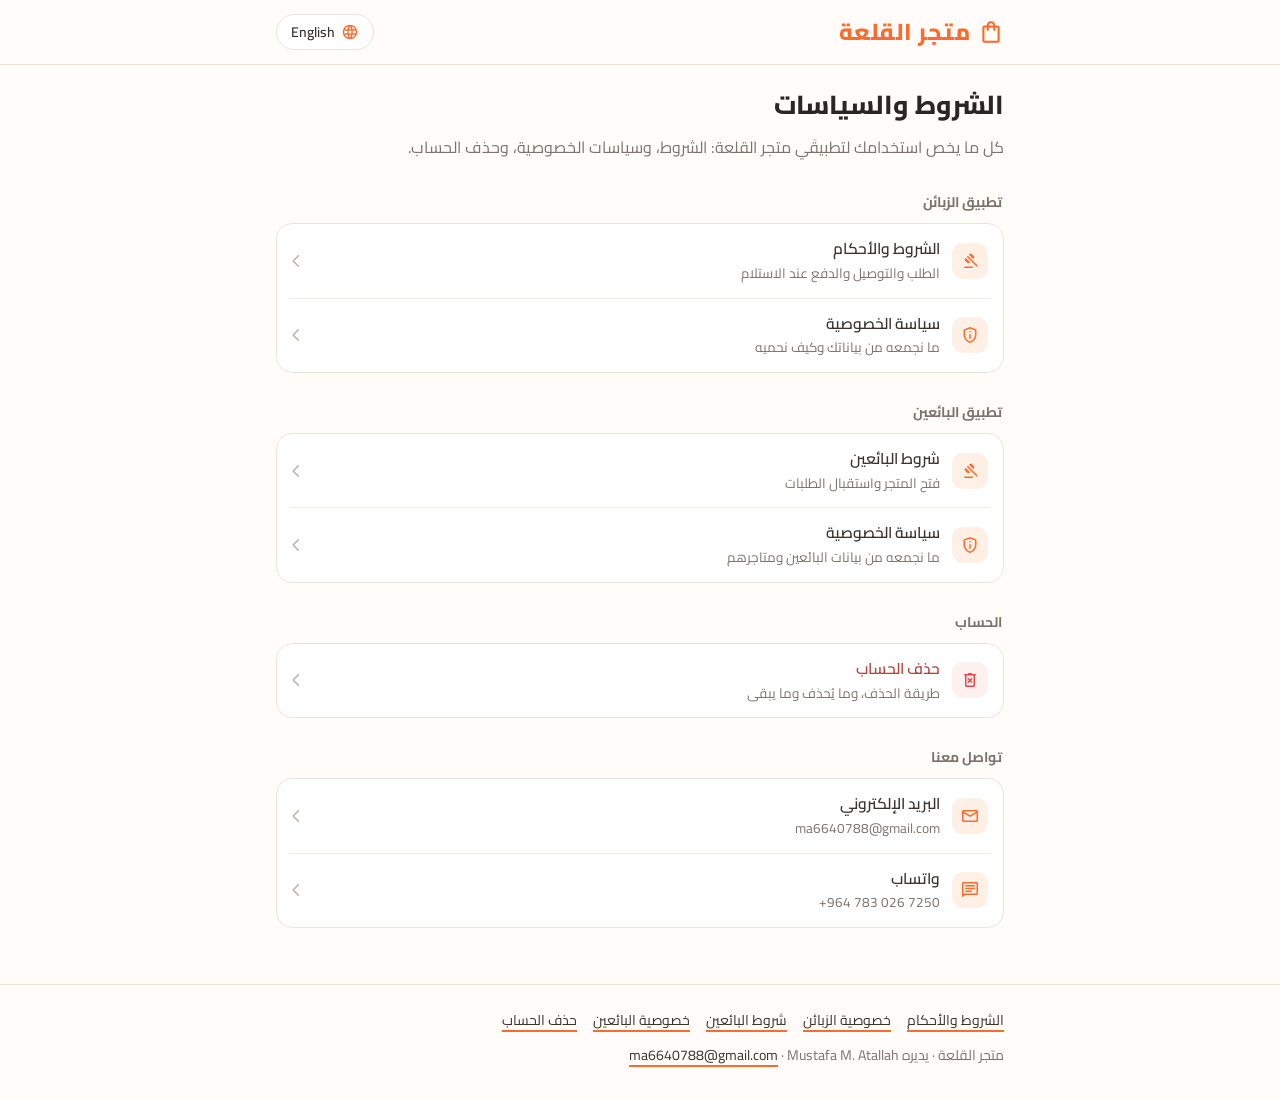
<file: index.html>
<!doctype html>
<html lang="ar" dir="rtl">
<head>
<meta charset="utf-8">
<meta name="viewport" content="width=device-width, initial-scale=1">
<title>الشروط والسياسات — متجر القلعة</title>
<meta name="description" content="شروط متجر القلعة وسياسات الخصوصية وحذف الحساب، لتطبيق الزبائن وتطبيق البائعين.">
<meta name="theme-color" content="#FFFCFA">
<link rel="alternate" hreflang="ar" href="index.html">
<link rel="alternate" hreflang="en" href="en/index.html">
<link rel="preconnect" href="https://fonts.googleapis.com">
<link rel="preconnect" href="https://fonts.gstatic.com" crossorigin>
<link rel="stylesheet" href="https://fonts.googleapis.com/css2?family=Cairo:wght@400;600;700;800&amp;display=swap">
<link rel="stylesheet" href="https://fonts.googleapis.com/css2?family=Material+Symbols+Rounded:opsz,wght,FILL,GRAD@24,400,0,0&amp;icon_names=arrow_back_ios,arrow_forward_ios,chat,delete_forever,expand_more,gavel,info,language,mail,privacy_tip,shopping_bag,toc&amp;display=block">
<link rel="stylesheet" href="styles.css">
</head>
<body>
<a class="skip" href="#main">انتقل إلى المحتوى</a>
<header class="topbar">
<div class="wrap topbar-row">
<a class="brand" href="index.html" lang="ar" dir="rtl"><span class="icon" aria-hidden="true">shopping_bag</span><span class="brand-text">متجر القلعة</span></a>
<a class="lang" href="en/index.html" hreflang="en" lang="en"><span class="icon" aria-hidden="true">language</span>English</a>
</div>
</header>
<main id="main" class="wrap">
<h1>الشروط والسياسات</h1>
<p class="lead">كل ما يخص استخدامك لتطبيقَي متجر القلعة: الشروط، وسياسات الخصوصية، وحذف الحساب.</p>

<section class="group">
<h2 class="group-title">تطبيق الزبائن</h2>
<ul class="card rows">
<li><a class="row" href="customer-terms.html"><span class="tile"><span class="icon" aria-hidden="true">gavel</span></span><span class="row-text"><span class="row-label">الشروط والأحكام</span><span class="row-sub">الطلب والتوصيل والدفع عند الاستلام</span></span><span class="icon chevron" aria-hidden="true">arrow_back_ios</span></a></li>
<li><a class="row" href="customer-privacy.html"><span class="tile"><span class="icon" aria-hidden="true">privacy_tip</span></span><span class="row-text"><span class="row-label">سياسة الخصوصية</span><span class="row-sub">ما نجمعه من بياناتك وكيف نحميه</span></span><span class="icon chevron" aria-hidden="true">arrow_back_ios</span></a></li>
</ul>
</section>
<section class="group">
<h2 class="group-title">تطبيق البائعين</h2>
<ul class="card rows">
<li><a class="row" href="vendor-terms.html"><span class="tile"><span class="icon" aria-hidden="true">gavel</span></span><span class="row-text"><span class="row-label">شروط البائعين</span><span class="row-sub">فتح المتجر واستقبال الطلبات</span></span><span class="icon chevron" aria-hidden="true">arrow_back_ios</span></a></li>
<li><a class="row" href="vendor-privacy.html"><span class="tile"><span class="icon" aria-hidden="true">privacy_tip</span></span><span class="row-text"><span class="row-label">سياسة الخصوصية</span><span class="row-sub">ما نجمعه من بيانات البائعين ومتاجرهم</span></span><span class="icon chevron" aria-hidden="true">arrow_back_ios</span></a></li>
</ul>
</section>
<section class="group">
<h2 class="group-title">الحساب</h2>
<ul class="card rows">
<li><a class="row danger" href="delete-account.html"><span class="tile"><span class="icon" aria-hidden="true">delete_forever</span></span><span class="row-text"><span class="row-label">حذف الحساب</span><span class="row-sub">طريقة الحذف، وما يُحذف وما يبقى</span></span><span class="icon chevron" aria-hidden="true">arrow_back_ios</span></a></li>
</ul>
</section>
<section class="group">
<h2 class="group-title">تواصل معنا</h2>
<ul class="card rows">
<li><a class="row" href="mailto:ma6640788@gmail.com"><span class="tile"><span class="icon" aria-hidden="true">mail</span></span><span class="row-text"><span class="row-label">البريد الإلكتروني</span><span class="row-sub"><bdi dir="ltr">ma6640788@gmail.com</bdi></span></span><span class="icon chevron" aria-hidden="true">arrow_back_ios</span></a></li>
<li><a class="row" href="https://wa.me/9647830267250"><span class="tile"><span class="icon" aria-hidden="true">chat</span></span><span class="row-text"><span class="row-label">واتساب</span><span class="row-sub"><bdi dir="ltr">+964 783 026 7250</bdi></span></span><span class="icon chevron" aria-hidden="true">arrow_back_ios</span></a></li>
</ul>
</section>
</main>
<footer class="footer">
<div class="wrap">
<nav aria-label="صفحات الموقع">
<a href="customer-terms.html">الشروط والأحكام</a>
<a href="customer-privacy.html">خصوصية الزبائن</a>
<a href="vendor-terms.html">شروط البائعين</a>
<a href="vendor-privacy.html">خصوصية البائعين</a>
<a href="delete-account.html">حذف الحساب</a>
</nav>
<p>متجر القلعة · يديره Mustafa M. Atallah · <a href="mailto:ma6640788@gmail.com" dir="ltr">ma6640788@gmail.com</a></p>
</div>
</footer>
</body>
</html>
</file>
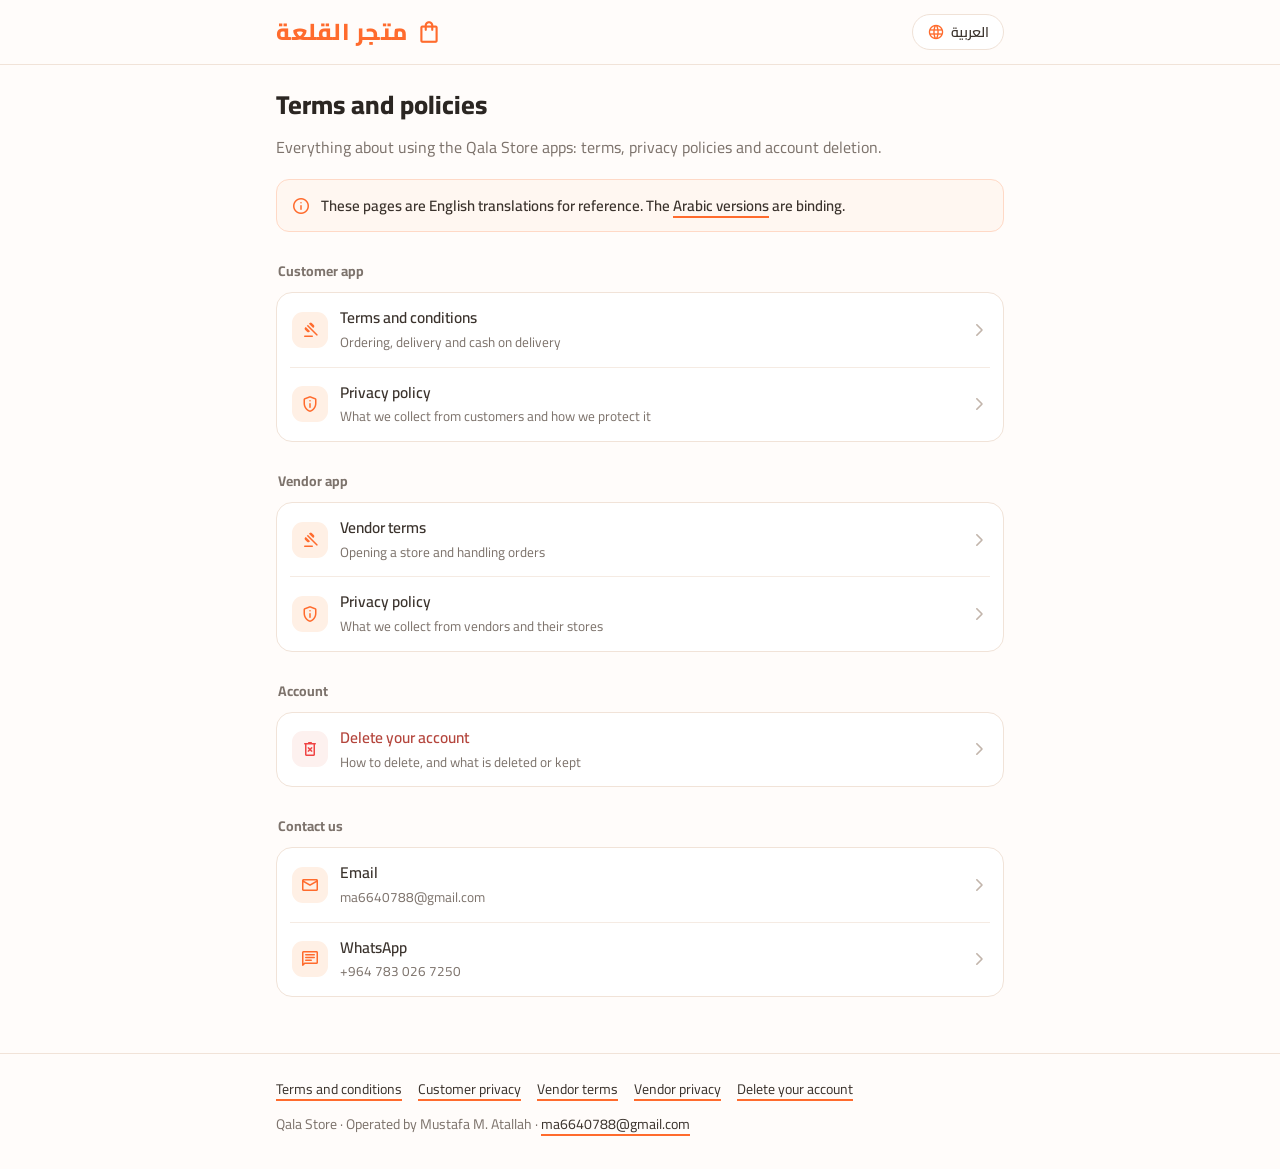
<file: en/index.html>
<!doctype html>
<html lang="en" dir="ltr">
<head>
<meta charset="utf-8">
<meta name="viewport" content="width=device-width, initial-scale=1">
<title>Terms and policies — Qala Store</title>
<meta name="description" content="Qala Store's terms, privacy policies and account deletion, for the customer app and the vendor app.">
<meta name="theme-color" content="#FFFCFA">
<link rel="alternate" hreflang="ar" href="../index.html">
<link rel="alternate" hreflang="en" href="index.html">
<link rel="preconnect" href="https://fonts.googleapis.com">
<link rel="preconnect" href="https://fonts.gstatic.com" crossorigin>
<link rel="stylesheet" href="https://fonts.googleapis.com/css2?family=Cairo:wght@400;600;700;800&amp;display=swap">
<link rel="stylesheet" href="https://fonts.googleapis.com/css2?family=Material+Symbols+Rounded:opsz,wght,FILL,GRAD@24,400,0,0&amp;icon_names=arrow_back_ios,arrow_forward_ios,chat,delete_forever,expand_more,gavel,info,language,mail,privacy_tip,shopping_bag,toc&amp;display=block">
<link rel="stylesheet" href="../styles.css">
</head>
<body>
<a class="skip" href="#main">Skip to content</a>
<header class="topbar">
<div class="wrap topbar-row">
<a class="brand" href="index.html" lang="ar" dir="rtl"><span class="icon" aria-hidden="true">shopping_bag</span><span class="brand-text">متجر القلعة</span></a>
<a class="lang" href="../index.html" hreflang="ar" lang="ar"><span class="icon" aria-hidden="true">language</span>العربية</a>
</div>
</header>
<main id="main" class="wrap">
<h1>Terms and policies</h1>
<p class="lead">Everything about using the Qala Store apps: terms, privacy policies and account deletion.</p>
<div class="banner" role="note"><span class="icon" aria-hidden="true">info</span><span>These pages are English translations for reference. The <a href="../index.html" hreflang="ar">Arabic versions</a> are binding.</span></div>
<section class="group">
<h2 class="group-title">Customer app</h2>
<ul class="card rows">
<li><a class="row" href="customer-terms.html"><span class="tile"><span class="icon" aria-hidden="true">gavel</span></span><span class="row-text"><span class="row-label">Terms and conditions</span><span class="row-sub">Ordering, delivery and cash on delivery</span></span><span class="icon chevron" aria-hidden="true">arrow_forward_ios</span></a></li>
<li><a class="row" href="customer-privacy.html"><span class="tile"><span class="icon" aria-hidden="true">privacy_tip</span></span><span class="row-text"><span class="row-label">Privacy policy</span><span class="row-sub">What we collect from customers and how we protect it</span></span><span class="icon chevron" aria-hidden="true">arrow_forward_ios</span></a></li>
</ul>
</section>
<section class="group">
<h2 class="group-title">Vendor app</h2>
<ul class="card rows">
<li><a class="row" href="vendor-terms.html"><span class="tile"><span class="icon" aria-hidden="true">gavel</span></span><span class="row-text"><span class="row-label">Vendor terms</span><span class="row-sub">Opening a store and handling orders</span></span><span class="icon chevron" aria-hidden="true">arrow_forward_ios</span></a></li>
<li><a class="row" href="vendor-privacy.html"><span class="tile"><span class="icon" aria-hidden="true">privacy_tip</span></span><span class="row-text"><span class="row-label">Privacy policy</span><span class="row-sub">What we collect from vendors and their stores</span></span><span class="icon chevron" aria-hidden="true">arrow_forward_ios</span></a></li>
</ul>
</section>
<section class="group">
<h2 class="group-title">Account</h2>
<ul class="card rows">
<li><a class="row danger" href="delete-account.html"><span class="tile"><span class="icon" aria-hidden="true">delete_forever</span></span><span class="row-text"><span class="row-label">Delete your account</span><span class="row-sub">How to delete, and what is deleted or kept</span></span><span class="icon chevron" aria-hidden="true">arrow_forward_ios</span></a></li>
</ul>
</section>
<section class="group">
<h2 class="group-title">Contact us</h2>
<ul class="card rows">
<li><a class="row" href="mailto:ma6640788@gmail.com"><span class="tile"><span class="icon" aria-hidden="true">mail</span></span><span class="row-text"><span class="row-label">Email</span><span class="row-sub"><bdi dir="ltr">ma6640788@gmail.com</bdi></span></span><span class="icon chevron" aria-hidden="true">arrow_forward_ios</span></a></li>
<li><a class="row" href="https://wa.me/9647830267250"><span class="tile"><span class="icon" aria-hidden="true">chat</span></span><span class="row-text"><span class="row-label">WhatsApp</span><span class="row-sub"><bdi dir="ltr">+964 783 026 7250</bdi></span></span><span class="icon chevron" aria-hidden="true">arrow_forward_ios</span></a></li>
</ul>
</section>
</main>
<footer class="footer">
<div class="wrap">
<nav aria-label="Site pages">
<a href="customer-terms.html">Terms and conditions</a>
<a href="customer-privacy.html">Customer privacy</a>
<a href="vendor-terms.html">Vendor terms</a>
<a href="vendor-privacy.html">Vendor privacy</a>
<a href="delete-account.html">Delete your account</a>
</nav>
<p>Qala Store · Operated by Mustafa M. Atallah · <a href="mailto:ma6640788@gmail.com" dir="ltr">ma6640788@gmail.com</a></p>
</div>
</footer>
</body>
</html>
</file>
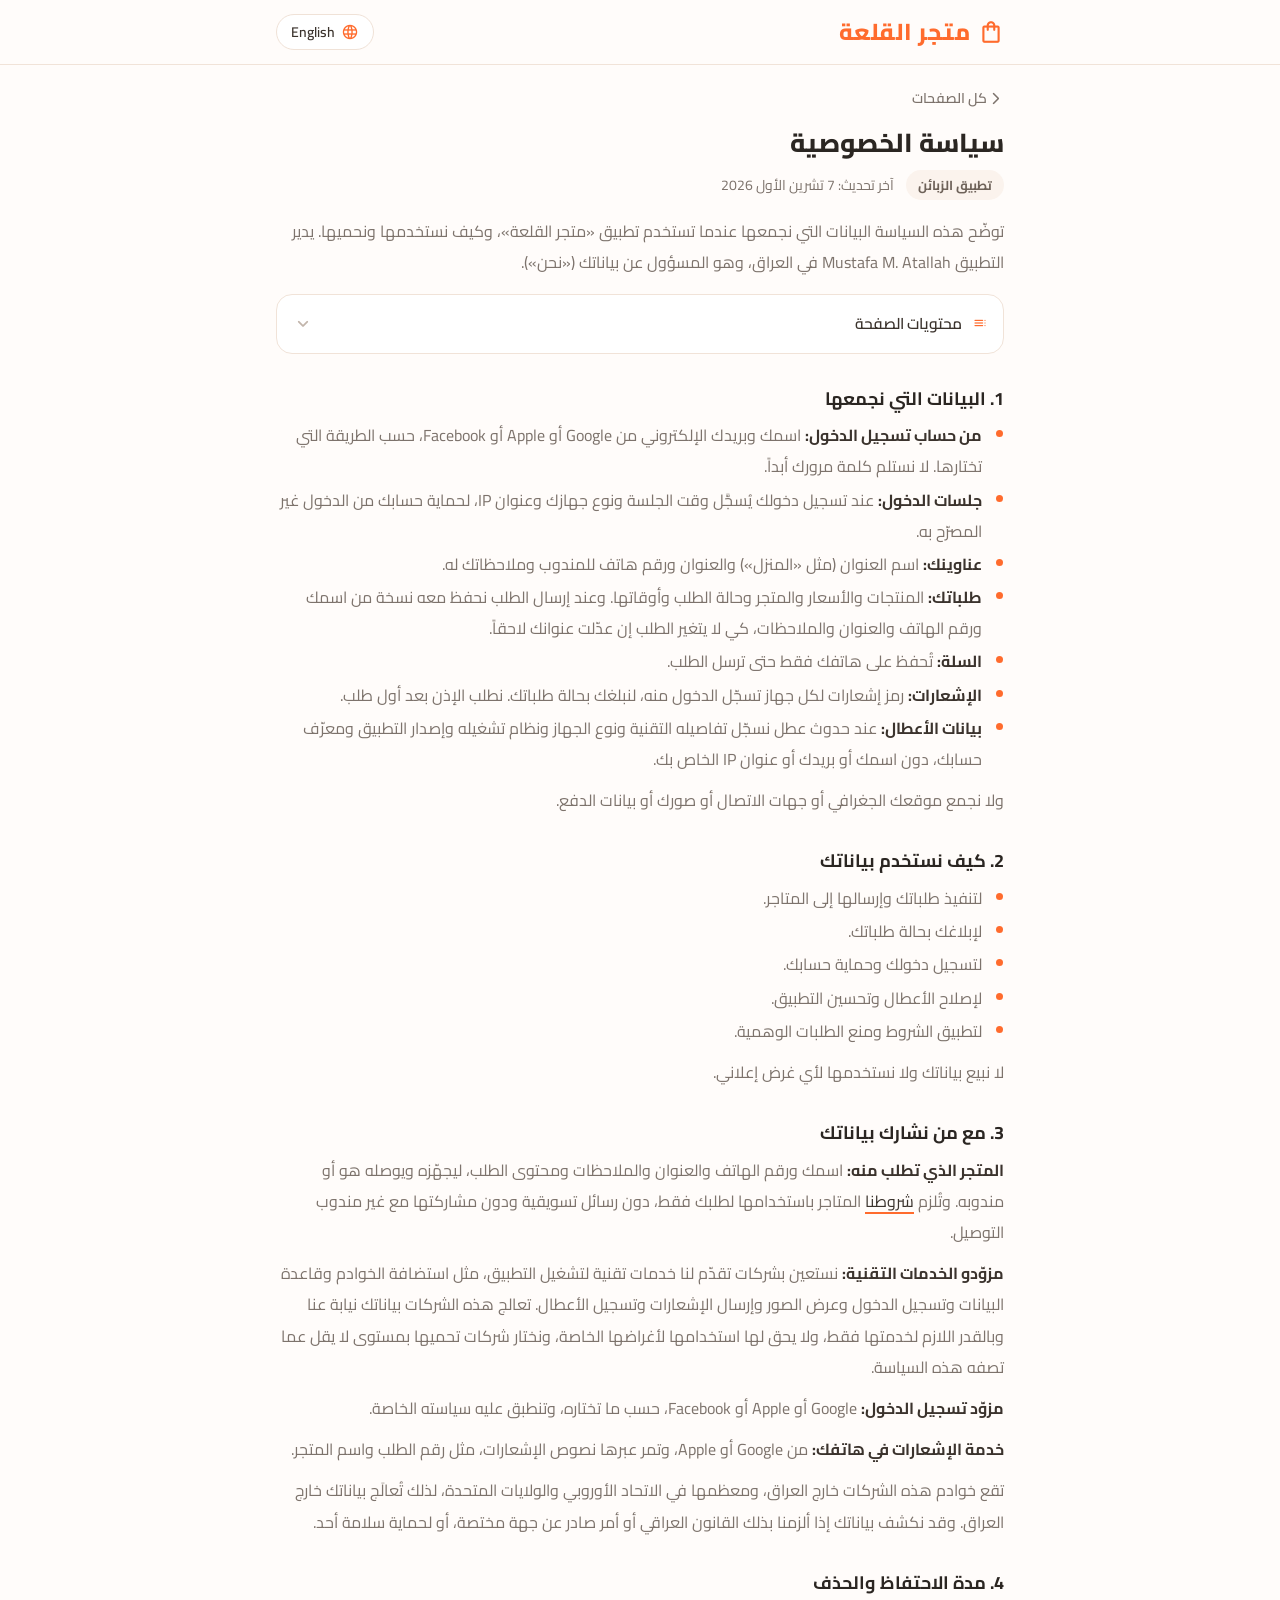
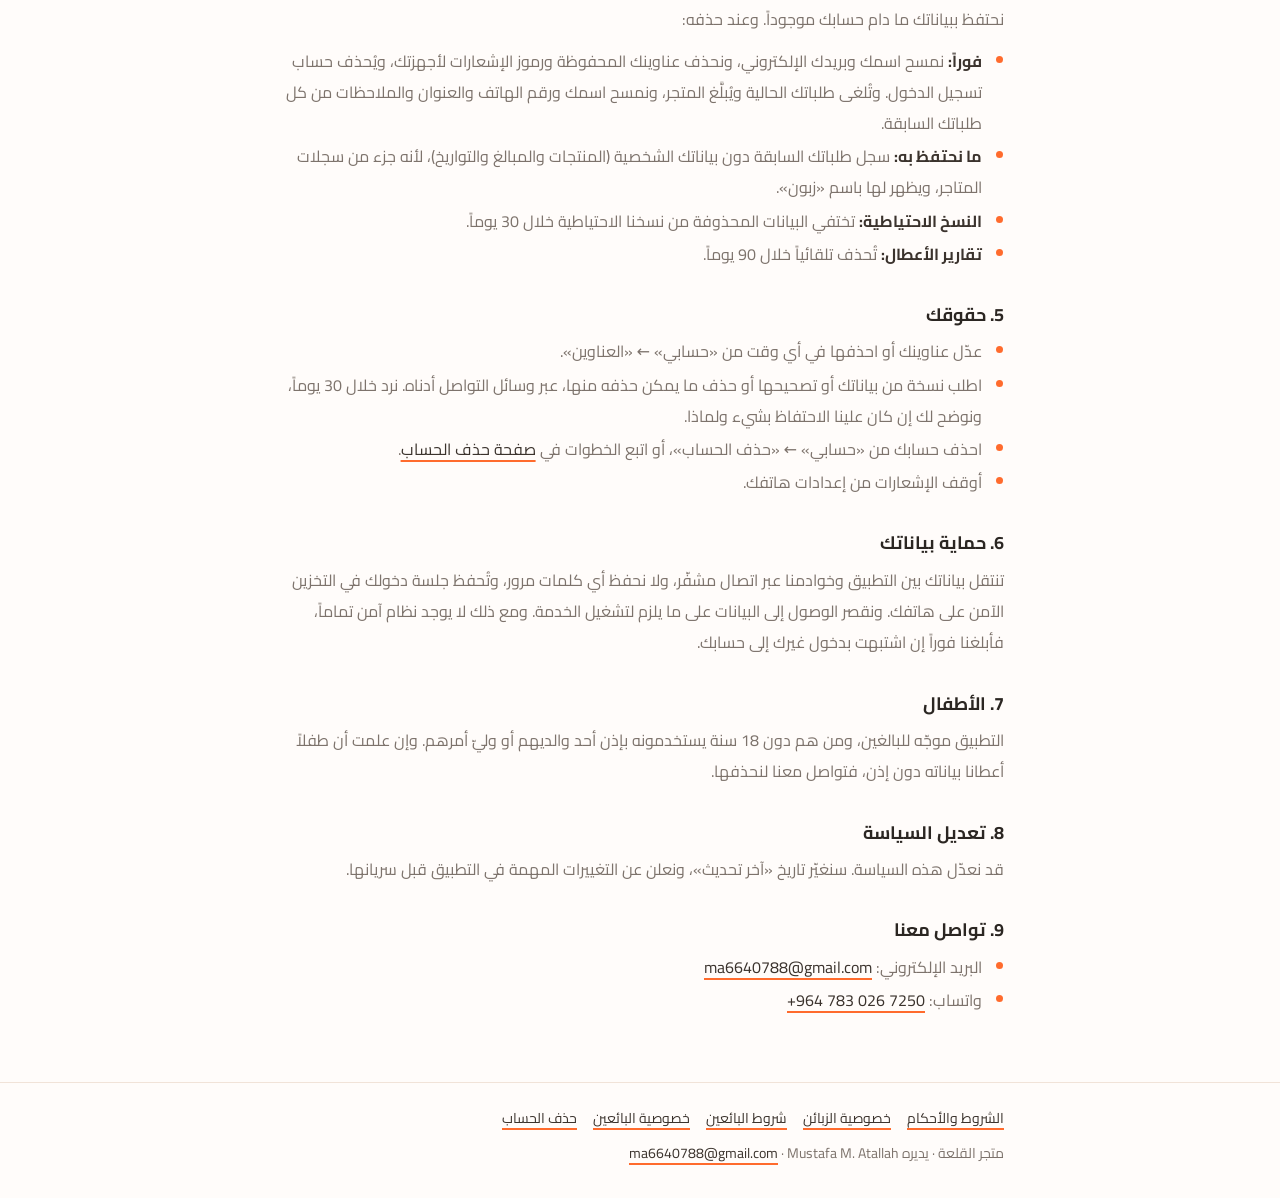
<file: customer-privacy.html>
<!doctype html>
<html lang="ar" dir="rtl">
<head>
<meta charset="utf-8">
<meta name="viewport" content="width=device-width, initial-scale=1">
<title>سياسة الخصوصية — متجر القلعة</title>
<meta name="description" content="ما نجمعه من بياناتك وكيف نحميه">
<meta name="theme-color" content="#FFFCFA">
<link rel="alternate" hreflang="ar" href="customer-privacy.html">
<link rel="alternate" hreflang="en" href="en/customer-privacy.html">
<link rel="preconnect" href="https://fonts.googleapis.com">
<link rel="preconnect" href="https://fonts.gstatic.com" crossorigin>
<link rel="stylesheet" href="https://fonts.googleapis.com/css2?family=Cairo:wght@400;600;700;800&amp;display=swap">
<link rel="stylesheet" href="https://fonts.googleapis.com/css2?family=Material+Symbols+Rounded:opsz,wght,FILL,GRAD@24,400,0,0&amp;icon_names=arrow_back_ios,arrow_forward_ios,chat,delete_forever,expand_more,gavel,info,language,mail,privacy_tip,shopping_bag,toc&amp;display=block">
<link rel="stylesheet" href="styles.css">
</head>
<body>
<a class="skip" href="#main">انتقل إلى المحتوى</a>
<header class="topbar">
<div class="wrap topbar-row">
<a class="brand" href="index.html" lang="ar" dir="rtl"><span class="icon" aria-hidden="true">shopping_bag</span><span class="brand-text">متجر القلعة</span></a>
<a class="lang" href="en/customer-privacy.html" hreflang="en" lang="en"><span class="icon" aria-hidden="true">language</span>English</a>
</div>
</header>
<main id="main" class="wrap">
<a class="back" href="index.html"><span class="icon" aria-hidden="true">arrow_forward_ios</span>كل الصفحات</a>
<h1>سياسة الخصوصية</h1>
<div class="meta"><span class="pill">تطبيق الزبائن</span><span>آخر تحديث: 7 تشرين الأول 2026</span></div>

<div class="intro">
<p>توضّح هذه السياسة البيانات التي نجمعها عندما تستخدم تطبيق «متجر القلعة»، وكيف نستخدمها ونحميها. يدير التطبيق Mustafa M. Atallah في العراق، وهو المسؤول عن بياناتك («نحن»).</p>
</div>
<details class="card toc">
<summary><span class="icon lead" aria-hidden="true">toc</span><span class="label">محتويات الصفحة</span><span class="icon chevron" aria-hidden="true">expand_more</span></summary>
<ol>
<li><a href="#section-1">1. البيانات التي نجمعها</a></li>
<li><a href="#section-2">2. كيف نستخدم بياناتك</a></li>
<li><a href="#section-3">3. مع من نشارك بياناتك</a></li>
<li><a href="#section-4">4. مدة الاحتفاظ والحذف</a></li>
<li><a href="#section-5">5. حقوقك</a></li>
<li><a href="#section-6">6. حماية بياناتك</a></li>
<li><a href="#section-7">7. الأطفال</a></li>
<li><a href="#section-8">8. تعديل السياسة</a></li>
<li><a href="#section-9">9. تواصل معنا</a></li>
</ol>
</details>
<article class="doc">
<section id="section-1">
<h2>1. البيانات التي نجمعها</h2>
<ul>
<li><strong>من حساب تسجيل الدخول:</strong> اسمك وبريدك الإلكتروني من Google أو Apple أو Facebook، حسب الطريقة التي تختارها. لا نستلم كلمة مرورك أبداً.</li>
<li><strong>جلسات الدخول:</strong> عند تسجيل دخولك يُسجَّل وقت الجلسة ونوع جهازك وعنوان IP، لحماية حسابك من الدخول غير المصرّح به.</li>
<li><strong>عناوينك:</strong> اسم العنوان (مثل «المنزل») والعنوان ورقم هاتف للمندوب وملاحظاتك له.</li>
<li><strong>طلباتك:</strong> المنتجات والأسعار والمتجر وحالة الطلب وأوقاتها. وعند إرسال الطلب نحفظ معه نسخة من اسمك ورقم الهاتف والعنوان والملاحظات، كي لا يتغير الطلب إن عدّلت عنوانك لاحقاً.</li>
<li><strong>السلة:</strong> تُحفظ على هاتفك فقط حتى ترسل الطلب.</li>
<li><strong>الإشعارات:</strong> رمز إشعارات لكل جهاز تسجّل الدخول منه، لنبلغك بحالة طلباتك. نطلب الإذن بعد أول طلب.</li>
<li><strong>بيانات الأعطال:</strong> عند حدوث عطل نسجّل تفاصيله التقنية ونوع الجهاز ونظام تشغيله وإصدار التطبيق ومعرّف حسابك، دون اسمك أو بريدك أو عنوان IP الخاص بك.</li>
</ul>
<p>ولا نجمع موقعك الجغرافي أو جهات الاتصال أو صورك أو بيانات الدفع.</p>
</section>
<section id="section-2">
<h2>2. كيف نستخدم بياناتك</h2>
<ul>
<li>لتنفيذ طلباتك وإرسالها إلى المتاجر.</li>
<li>لإبلاغك بحالة طلباتك.</li>
<li>لتسجيل دخولك وحماية حسابك.</li>
<li>لإصلاح الأعطال وتحسين التطبيق.</li>
<li>لتطبيق الشروط ومنع الطلبات الوهمية.</li>
</ul>
<p>لا نبيع بياناتك ولا نستخدمها لأي غرض إعلاني.</p>
</section>
<section id="section-3">
<h2>3. مع من نشارك بياناتك</h2>
<p><strong>المتجر الذي تطلب منه:</strong> اسمك ورقم الهاتف والعنوان والملاحظات ومحتوى الطلب، ليجهّزه ويوصله هو أو مندوبه. وتُلزم <a href="vendor-terms.html">شروطنا</a> المتاجر باستخدامها لطلبك فقط، دون رسائل تسويقية ودون مشاركتها مع غير مندوب التوصيل.</p>
<p><strong>مزوّدو الخدمات التقنية:</strong> نستعين بشركات تقدّم لنا خدمات تقنية لتشغيل التطبيق، مثل استضافة الخوادم وقاعدة البيانات وتسجيل الدخول وعرض الصور وإرسال الإشعارات وتسجيل الأعطال. تعالج هذه الشركات بياناتك نيابة عنا وبالقدر اللازم لخدمتها فقط، ولا يحق لها استخدامها لأغراضها الخاصة، ونختار شركات تحميها بمستوى لا يقل عما تصفه هذه السياسة.</p>
<p><strong>مزوّد تسجيل الدخول:</strong> Google أو Apple أو Facebook، حسب ما تختاره، وتنطبق عليه سياسته الخاصة.</p>
<p><strong>خدمة الإشعارات في هاتفك:</strong> من Google أو Apple، وتمر عبرها نصوص الإشعارات، مثل رقم الطلب واسم المتجر.</p>
<p>تقع خوادم هذه الشركات خارج العراق، ومعظمها في الاتحاد الأوروبي والولايات المتحدة، لذلك تُعالَج بياناتك خارج العراق. وقد نكشف بياناتك إذا ألزمنا بذلك القانون العراقي أو أمر صادر عن جهة مختصة، أو لحماية سلامة أحد.</p>
</section>
<section id="section-4">
<h2>4. مدة الاحتفاظ والحذف</h2>
<p>نحتفظ ببياناتك ما دام حسابك موجوداً. وعند حذفه:</p>
<ul>
<li><strong>فوراً:</strong> نمسح اسمك وبريدك الإلكتروني، ونحذف عناوينك المحفوظة ورموز الإشعارات لأجهزتك، ويُحذف حساب تسجيل الدخول. وتُلغى طلباتك الحالية ويُبلَّغ المتجر، ونمسح اسمك ورقم الهاتف والعنوان والملاحظات من كل طلباتك السابقة.</li>
<li><strong>ما نحتفظ به:</strong> سجل طلباتك السابقة دون بياناتك الشخصية (المنتجات والمبالغ والتواريخ)، لأنه جزء من سجلات المتاجر، ويظهر لها باسم «زبون».</li>
<li><strong>النسخ الاحتياطية:</strong> تختفي البيانات المحذوفة من نسخنا الاحتياطية خلال 30 يوماً.</li>
<li><strong>تقارير الأعطال:</strong> تُحذف تلقائياً خلال 90 يوماً.</li>
</ul>
</section>
<section id="section-5">
<h2>5. حقوقك</h2>
<ul>
<li>عدّل عناوينك أو احذفها في أي وقت من «حسابي» ← «العناوين».</li>
<li>اطلب نسخة من بياناتك أو تصحيحها أو حذف ما يمكن حذفه منها، عبر وسائل التواصل أدناه. نرد خلال 30 يوماً، ونوضح لك إن كان علينا الاحتفاظ بشيء ولماذا.</li>
<li>احذف حسابك من «حسابي» ← «حذف الحساب»، أو اتبع الخطوات في <a href="delete-account.html">صفحة حذف الحساب</a>.</li>
<li>أوقف الإشعارات من إعدادات هاتفك.</li>
</ul>
</section>
<section id="section-6">
<h2>6. حماية بياناتك</h2>
<p>تنتقل بياناتك بين التطبيق وخوادمنا عبر اتصال مشفّر، ولا نحفظ أي كلمات مرور، وتُحفظ جلسة دخولك في التخزين الآمن على هاتفك. ونقصر الوصول إلى البيانات على ما يلزم لتشغيل الخدمة. ومع ذلك لا يوجد نظام آمن تماماً، فأبلغنا فوراً إن اشتبهت بدخول غيرك إلى حسابك.</p>
</section>
<section id="section-7">
<h2>7. الأطفال</h2>
<p>التطبيق موجّه للبالغين، ومن هم دون 18 سنة يستخدمونه بإذن أحد والديهم أو وليّ أمرهم. وإن علمت أن طفلاً أعطانا بياناته دون إذن، فتواصل معنا لنحذفها.</p>
</section>
<section id="section-8">
<h2>8. تعديل السياسة</h2>
<p>قد نعدّل هذه السياسة. سنغيّر تاريخ «آخر تحديث»، ونعلن عن التغييرات المهمة في التطبيق قبل سريانها.</p>
</section>
<section id="section-9">
<h2>9. تواصل معنا</h2>
<ul>
<li>البريد الإلكتروني: <a href="mailto:ma6640788@gmail.com" dir="ltr">ma6640788@gmail.com</a></li>
<li>واتساب: <a href="https://wa.me/9647830267250" dir="ltr">+964 783 026 7250</a></li>
</ul>
</section>
</article>
</main>
<footer class="footer">
<div class="wrap">
<nav aria-label="صفحات الموقع">
<a href="customer-terms.html">الشروط والأحكام</a>
<a href="customer-privacy.html">خصوصية الزبائن</a>
<a href="vendor-terms.html">شروط البائعين</a>
<a href="vendor-privacy.html">خصوصية البائعين</a>
<a href="delete-account.html">حذف الحساب</a>
</nav>
<p>متجر القلعة · يديره Mustafa M. Atallah · <a href="mailto:ma6640788@gmail.com" dir="ltr">ma6640788@gmail.com</a></p>
</div>
</footer>
</body>
</html>
</file>
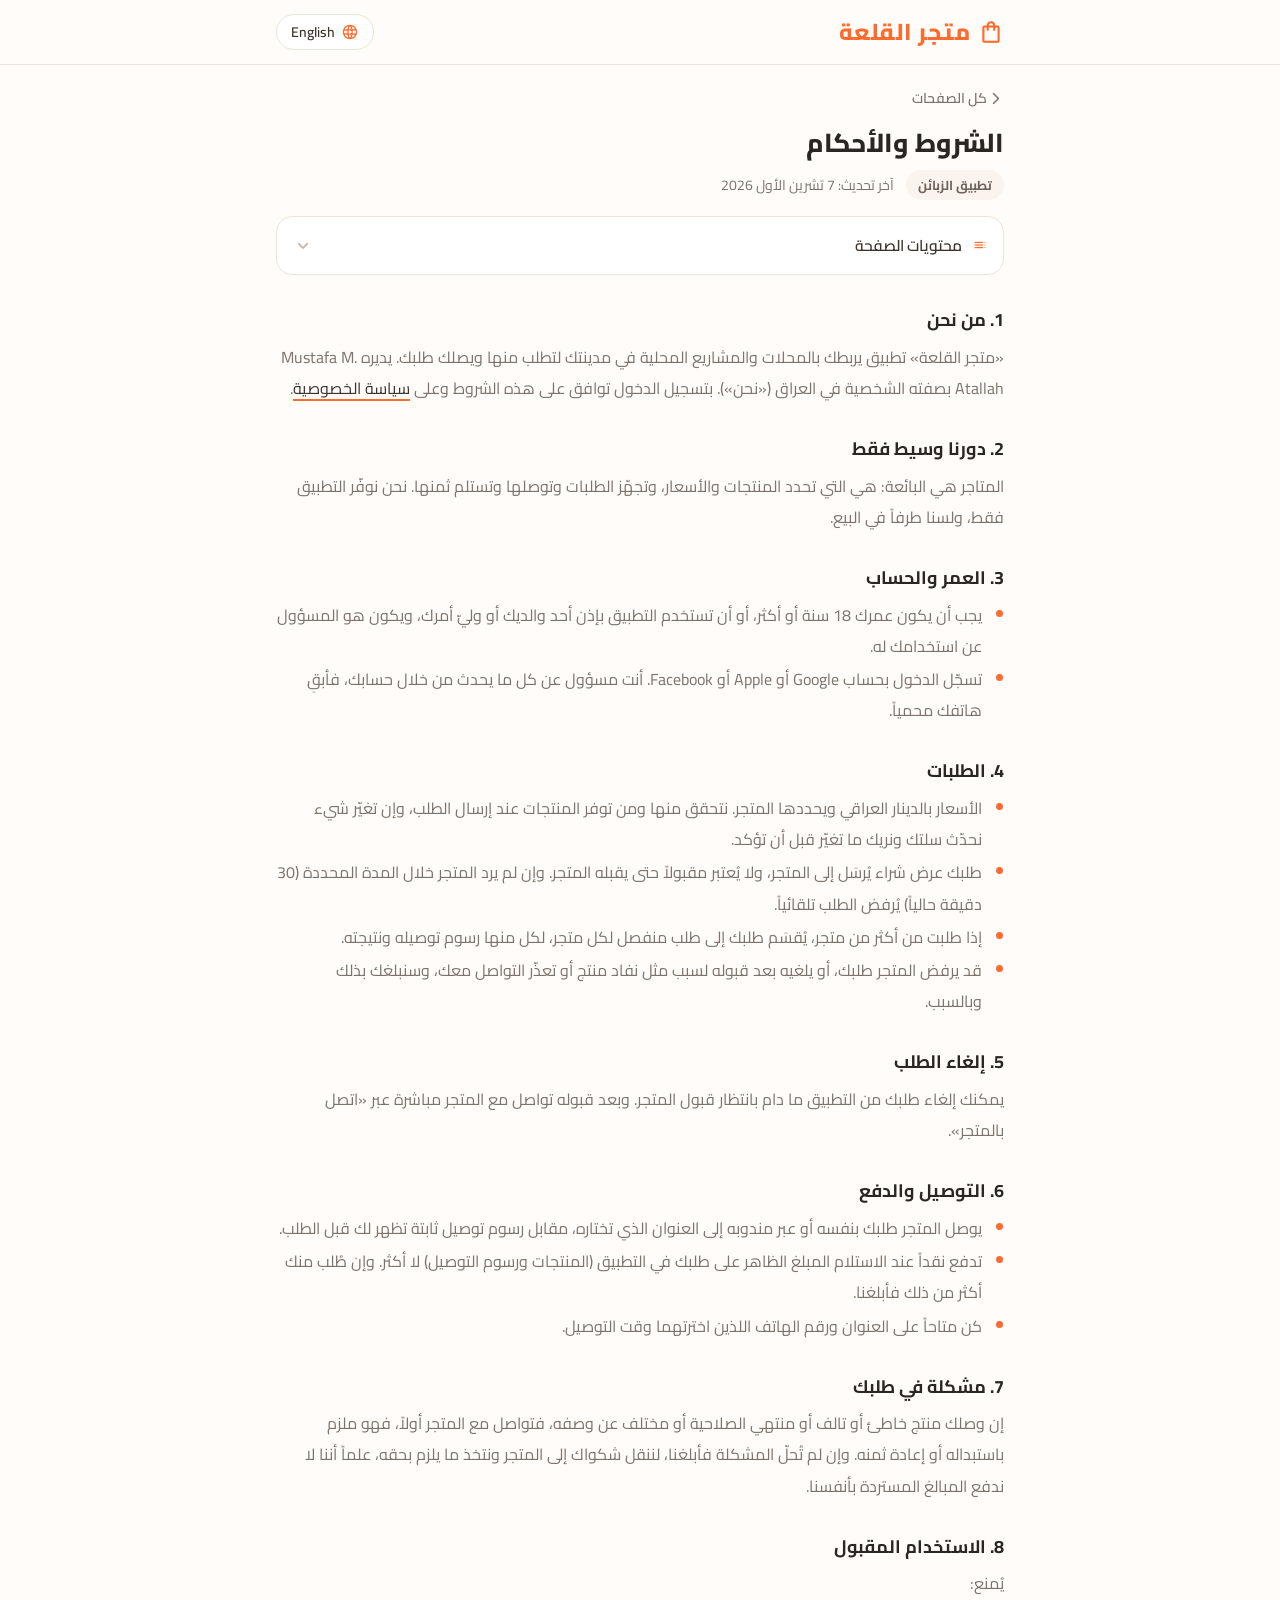
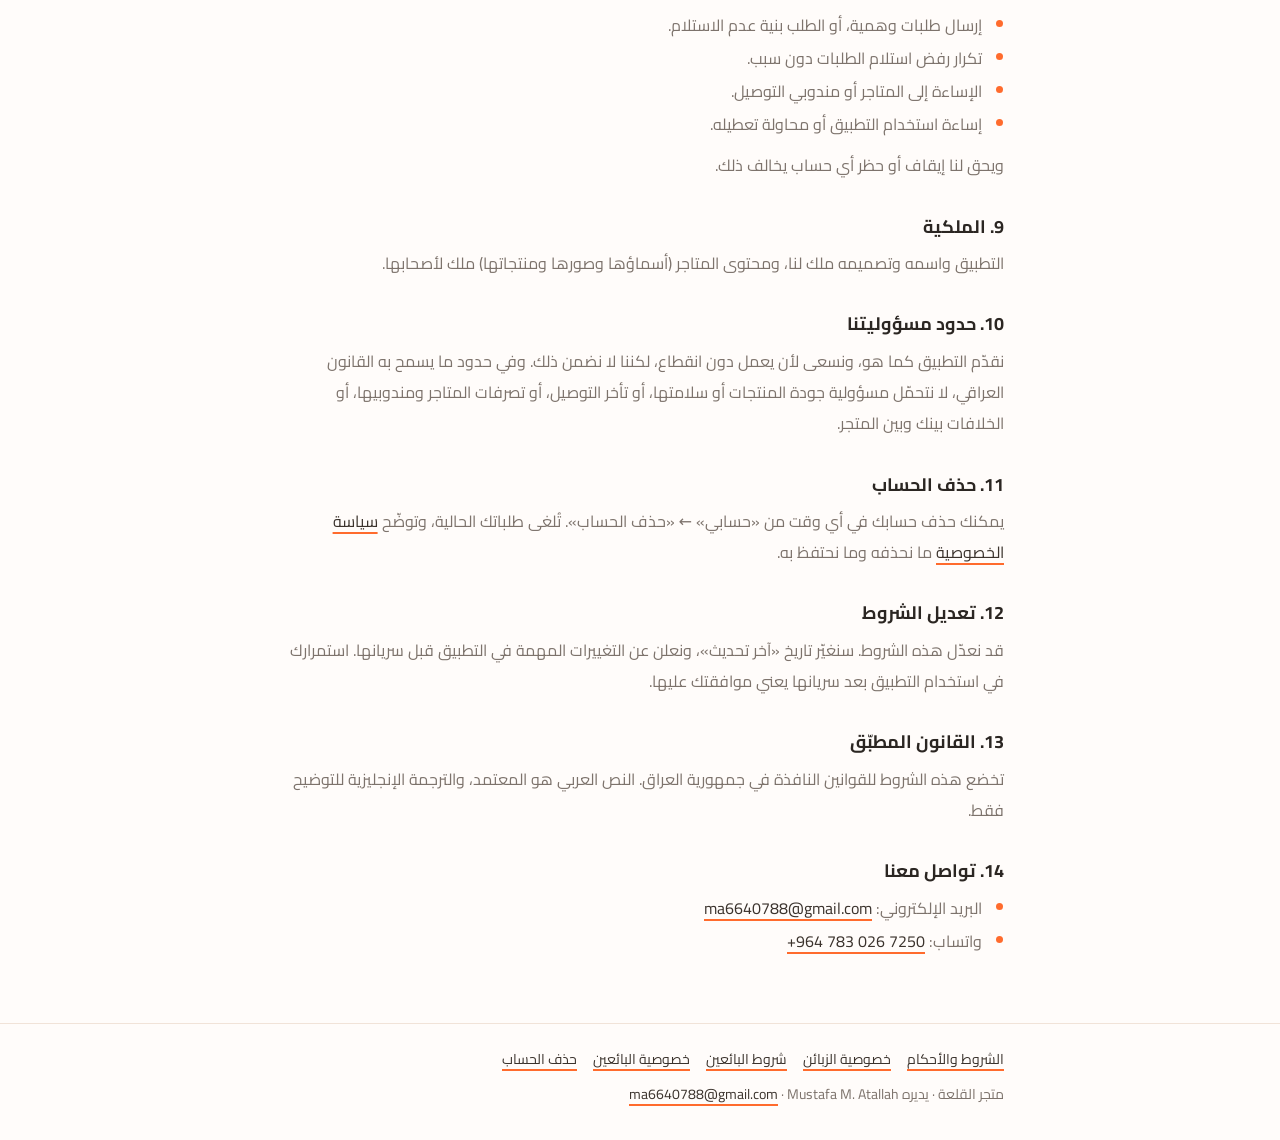
<file: customer-terms.html>
<!doctype html>
<html lang="ar" dir="rtl">
<head>
<meta charset="utf-8">
<meta name="viewport" content="width=device-width, initial-scale=1">
<title>الشروط والأحكام — متجر القلعة</title>
<meta name="description" content="الطلب والتوصيل والدفع عند الاستلام">
<meta name="theme-color" content="#FFFCFA">
<link rel="alternate" hreflang="ar" href="customer-terms.html">
<link rel="alternate" hreflang="en" href="en/customer-terms.html">
<link rel="preconnect" href="https://fonts.googleapis.com">
<link rel="preconnect" href="https://fonts.gstatic.com" crossorigin>
<link rel="stylesheet" href="https://fonts.googleapis.com/css2?family=Cairo:wght@400;600;700;800&amp;display=swap">
<link rel="stylesheet" href="https://fonts.googleapis.com/css2?family=Material+Symbols+Rounded:opsz,wght,FILL,GRAD@24,400,0,0&amp;icon_names=arrow_back_ios,arrow_forward_ios,chat,delete_forever,expand_more,gavel,info,language,mail,privacy_tip,shopping_bag,toc&amp;display=block">
<link rel="stylesheet" href="styles.css">
</head>
<body>
<a class="skip" href="#main">انتقل إلى المحتوى</a>
<header class="topbar">
<div class="wrap topbar-row">
<a class="brand" href="index.html" lang="ar" dir="rtl"><span class="icon" aria-hidden="true">shopping_bag</span><span class="brand-text">متجر القلعة</span></a>
<a class="lang" href="en/customer-terms.html" hreflang="en" lang="en"><span class="icon" aria-hidden="true">language</span>English</a>
</div>
</header>
<main id="main" class="wrap">
<a class="back" href="index.html"><span class="icon" aria-hidden="true">arrow_forward_ios</span>كل الصفحات</a>
<h1>الشروط والأحكام</h1>
<div class="meta"><span class="pill">تطبيق الزبائن</span><span>آخر تحديث: 7 تشرين الأول 2026</span></div>


<details class="card toc">
<summary><span class="icon lead" aria-hidden="true">toc</span><span class="label">محتويات الصفحة</span><span class="icon chevron" aria-hidden="true">expand_more</span></summary>
<ol>
<li><a href="#section-1">1. من نحن</a></li>
<li><a href="#section-2">2. دورنا وسيط فقط</a></li>
<li><a href="#section-3">3. العمر والحساب</a></li>
<li><a href="#section-4">4. الطلبات</a></li>
<li><a href="#section-5">5. إلغاء الطلب</a></li>
<li><a href="#section-6">6. التوصيل والدفع</a></li>
<li><a href="#section-7">7. مشكلة في طلبك</a></li>
<li><a href="#section-8">8. الاستخدام المقبول</a></li>
<li><a href="#section-9">9. الملكية</a></li>
<li><a href="#section-10">10. حدود مسؤوليتنا</a></li>
<li><a href="#section-11">11. حذف الحساب</a></li>
<li><a href="#section-12">12. تعديل الشروط</a></li>
<li><a href="#section-13">13. القانون المطبّق</a></li>
<li><a href="#section-14">14. تواصل معنا</a></li>
</ol>
</details>
<article class="doc">
<section id="section-1">
<h2>1. من نحن</h2>
<p>«متجر القلعة» تطبيق يربطك بالمحلات والمشاريع المحلية في مدينتك لتطلب منها ويصلك طلبك. يديره Mustafa M. Atallah بصفته الشخصية في العراق («نحن»). بتسجيل الدخول توافق على هذه الشروط وعلى <a href="customer-privacy.html">سياسة الخصوصية</a>.</p>
</section>
<section id="section-2">
<h2>2. دورنا وسيط فقط</h2>
<p>المتاجر هي البائعة: هي التي تحدد المنتجات والأسعار، وتجهّز الطلبات وتوصلها وتستلم ثمنها. نحن نوفّر التطبيق فقط، ولسنا طرفاً في البيع.</p>
</section>
<section id="section-3">
<h2>3. العمر والحساب</h2>
<ul>
<li>يجب أن يكون عمرك 18 سنة أو أكثر، أو أن تستخدم التطبيق بإذن أحد والديك أو وليّ أمرك، ويكون هو المسؤول عن استخدامك له.</li>
<li>تسجّل الدخول بحساب Google أو Apple أو Facebook. أنت مسؤول عن كل ما يحدث من خلال حسابك، فأبقِ هاتفك محمياً.</li>
</ul>
</section>
<section id="section-4">
<h2>4. الطلبات</h2>
<ul>
<li>الأسعار بالدينار العراقي ويحددها المتجر. نتحقق منها ومن توفر المنتجات عند إرسال الطلب، وإن تغيّر شيء نحدّث سلتك ونريك ما تغيّر قبل أن تؤكد.</li>
<li>طلبك عرض شراء يُرسَل إلى المتجر، ولا يُعتبر مقبولاً حتى يقبله المتجر. وإن لم يرد المتجر خلال المدة المحددة (30 دقيقة حالياً) يُرفض الطلب تلقائياً.</li>
<li>إذا طلبت من أكثر من متجر، يُقسَم طلبك إلى طلب منفصل لكل متجر، لكل منها رسوم توصيله ونتيجته.</li>
<li>قد يرفض المتجر طلبك، أو يلغيه بعد قبوله لسبب مثل نفاد منتج أو تعذّر التواصل معك، وسنبلغك بذلك وبالسبب.</li>
</ul>
</section>
<section id="section-5">
<h2>5. إلغاء الطلب</h2>
<p>يمكنك إلغاء طلبك من التطبيق ما دام بانتظار قبول المتجر. وبعد قبوله تواصل مع المتجر مباشرة عبر «اتصل بالمتجر».</p>
</section>
<section id="section-6">
<h2>6. التوصيل والدفع</h2>
<ul>
<li>يوصل المتجر طلبك بنفسه أو عبر مندوبه إلى العنوان الذي تختاره، مقابل رسوم توصيل ثابتة تظهر لك قبل الطلب.</li>
<li>تدفع نقداً عند الاستلام المبلغ الظاهر على طلبك في التطبيق (المنتجات ورسوم التوصيل) لا أكثر. وإن طُلب منك أكثر من ذلك فأبلغنا.</li>
<li>كن متاحاً على العنوان ورقم الهاتف اللذين اخترتهما وقت التوصيل.</li>
</ul>
</section>
<section id="section-7">
<h2>7. مشكلة في طلبك</h2>
<p>إن وصلك منتج خاطئ أو تالف أو منتهي الصلاحية أو مختلف عن وصفه، فتواصل مع المتجر أولاً، فهو ملزم باستبداله أو إعادة ثمنه. وإن لم تُحلّ المشكلة فأبلغنا، لننقل شكواك إلى المتجر ونتخذ ما يلزم بحقه، علماً أننا لا ندفع المبالغ المستردة بأنفسنا.</p>
</section>
<section id="section-8">
<h2>8. الاستخدام المقبول</h2>
<p>يُمنع:</p>
<ul>
<li>إرسال طلبات وهمية، أو الطلب بنية عدم الاستلام.</li>
<li>تكرار رفض استلام الطلبات دون سبب.</li>
<li>الإساءة إلى المتاجر أو مندوبي التوصيل.</li>
<li>إساءة استخدام التطبيق أو محاولة تعطيله.</li>
</ul>
<p>ويحق لنا إيقاف أو حظر أي حساب يخالف ذلك.</p>
</section>
<section id="section-9">
<h2>9. الملكية</h2>
<p>التطبيق واسمه وتصميمه ملك لنا، ومحتوى المتاجر (أسماؤها وصورها ومنتجاتها) ملك لأصحابها.</p>
</section>
<section id="section-10">
<h2>10. حدود مسؤوليتنا</h2>
<p>نقدّم التطبيق كما هو، ونسعى لأن يعمل دون انقطاع، لكننا لا نضمن ذلك. وفي حدود ما يسمح به القانون العراقي، لا نتحمّل مسؤولية جودة المنتجات أو سلامتها، أو تأخر التوصيل، أو تصرفات المتاجر ومندوبيها، أو الخلافات بينك وبين المتجر.</p>
</section>
<section id="section-11">
<h2>11. حذف الحساب</h2>
<p>يمكنك حذف حسابك في أي وقت من «حسابي» ← «حذف الحساب». تُلغى طلباتك الحالية، وتوضّح <a href="customer-privacy.html">سياسة الخصوصية</a> ما نحذفه وما نحتفظ به.</p>
</section>
<section id="section-12">
<h2>12. تعديل الشروط</h2>
<p>قد نعدّل هذه الشروط. سنغيّر تاريخ «آخر تحديث»، ونعلن عن التغييرات المهمة في التطبيق قبل سريانها. استمرارك في استخدام التطبيق بعد سريانها يعني موافقتك عليها.</p>
</section>
<section id="section-13">
<h2>13. القانون المطبّق</h2>
<p>تخضع هذه الشروط للقوانين النافذة في جمهورية العراق. النص العربي هو المعتمد، والترجمة الإنجليزية للتوضيح فقط.</p>
</section>
<section id="section-14">
<h2>14. تواصل معنا</h2>
<ul>
<li>البريد الإلكتروني: <a href="mailto:ma6640788@gmail.com" dir="ltr">ma6640788@gmail.com</a></li>
<li>واتساب: <a href="https://wa.me/9647830267250" dir="ltr">+964 783 026 7250</a></li>
</ul>
</section>
</article>
</main>
<footer class="footer">
<div class="wrap">
<nav aria-label="صفحات الموقع">
<a href="customer-terms.html">الشروط والأحكام</a>
<a href="customer-privacy.html">خصوصية الزبائن</a>
<a href="vendor-terms.html">شروط البائعين</a>
<a href="vendor-privacy.html">خصوصية البائعين</a>
<a href="delete-account.html">حذف الحساب</a>
</nav>
<p>متجر القلعة · يديره Mustafa M. Atallah · <a href="mailto:ma6640788@gmail.com" dir="ltr">ma6640788@gmail.com</a></p>
</div>
</footer>
</body>
</html>
</file>
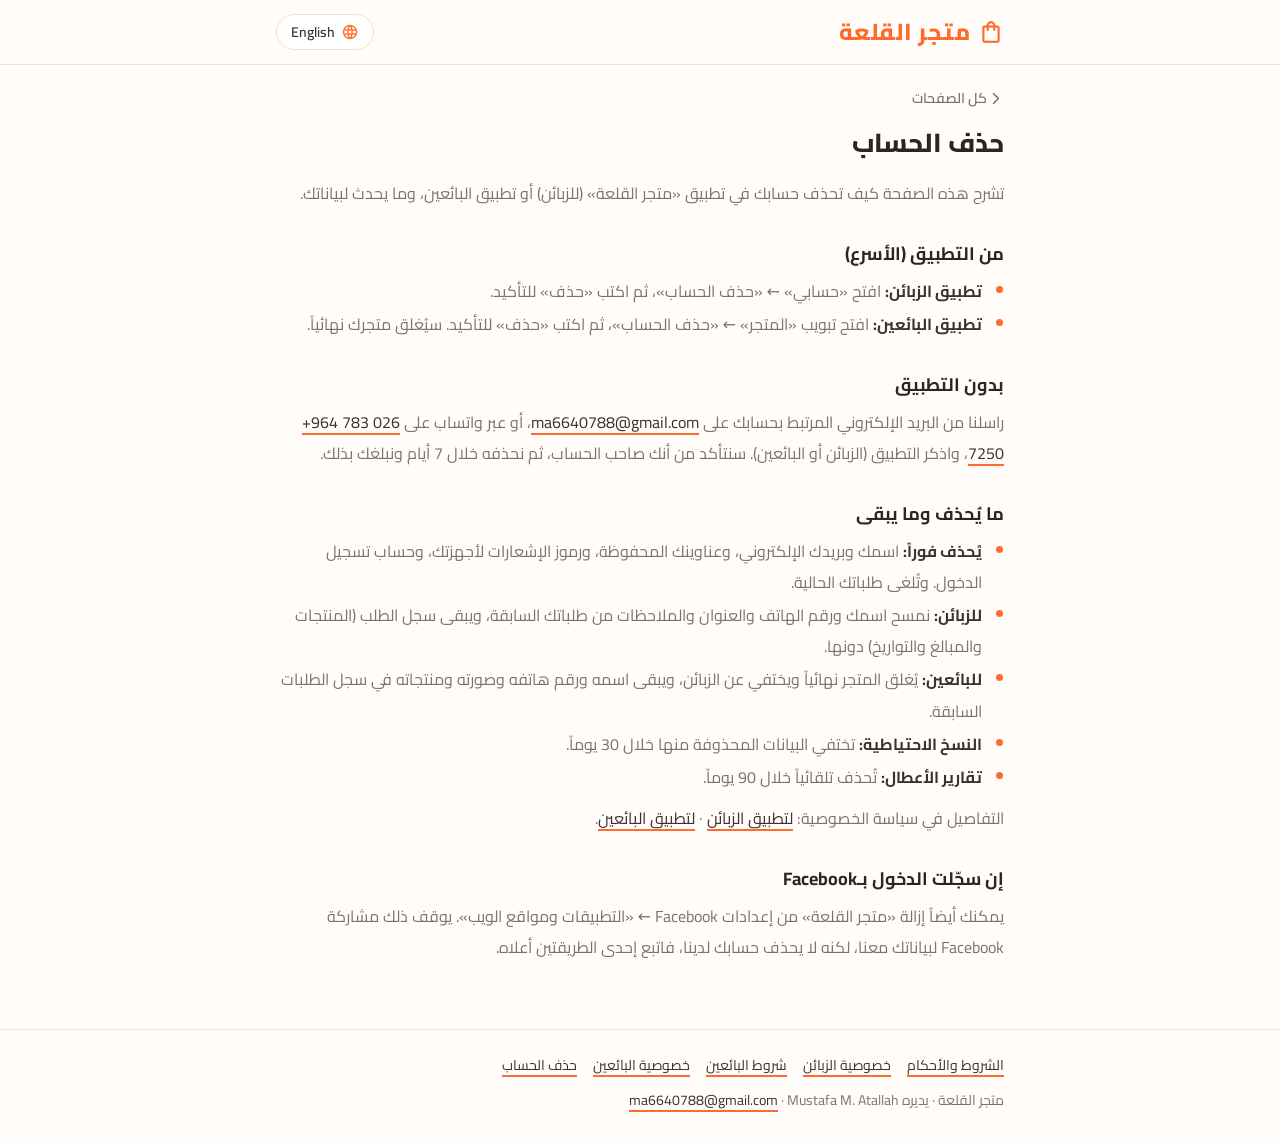
<file: delete-account.html>
<!doctype html>
<html lang="ar" dir="rtl">
<head>
<meta charset="utf-8">
<meta name="viewport" content="width=device-width, initial-scale=1">
<title>حذف الحساب — متجر القلعة</title>
<meta name="description" content="طريقة الحذف، وما يُحذف وما يبقى">
<meta name="theme-color" content="#FFFCFA">
<link rel="alternate" hreflang="ar" href="delete-account.html">
<link rel="alternate" hreflang="en" href="en/delete-account.html">
<link rel="preconnect" href="https://fonts.googleapis.com">
<link rel="preconnect" href="https://fonts.gstatic.com" crossorigin>
<link rel="stylesheet" href="https://fonts.googleapis.com/css2?family=Cairo:wght@400;600;700;800&amp;display=swap">
<link rel="stylesheet" href="https://fonts.googleapis.com/css2?family=Material+Symbols+Rounded:opsz,wght,FILL,GRAD@24,400,0,0&amp;icon_names=arrow_back_ios,arrow_forward_ios,chat,delete_forever,expand_more,gavel,info,language,mail,privacy_tip,shopping_bag,toc&amp;display=block">
<link rel="stylesheet" href="styles.css">
</head>
<body>
<a class="skip" href="#main">انتقل إلى المحتوى</a>
<header class="topbar">
<div class="wrap topbar-row">
<a class="brand" href="index.html" lang="ar" dir="rtl"><span class="icon" aria-hidden="true">shopping_bag</span><span class="brand-text">متجر القلعة</span></a>
<a class="lang" href="en/delete-account.html" hreflang="en" lang="en"><span class="icon" aria-hidden="true">language</span>English</a>
</div>
</header>
<main id="main" class="wrap">
<a class="back" href="index.html"><span class="icon" aria-hidden="true">arrow_forward_ios</span>كل الصفحات</a>
<h1>حذف الحساب</h1>


<div class="intro">
<p>تشرح هذه الصفحة كيف تحذف حسابك في تطبيق «متجر القلعة» (للزبائن) أو تطبيق البائعين، وما يحدث لبياناتك.</p>
</div>

<article class="doc">
<section id="section-1">
<h2>من التطبيق (الأسرع)</h2>
<ul>
<li><strong>تطبيق الزبائن:</strong> افتح «حسابي» ← «حذف الحساب»، ثم اكتب «حذف» للتأكيد.</li>
<li><strong>تطبيق البائعين:</strong> افتح تبويب «المتجر» ← «حذف الحساب»، ثم اكتب «حذف» للتأكيد. سيُغلق متجرك نهائياً.</li>
</ul>
</section>
<section id="section-2">
<h2>بدون التطبيق</h2>
<p>راسلنا من البريد الإلكتروني المرتبط بحسابك على <a href="mailto:ma6640788@gmail.com" dir="ltr">ma6640788@gmail.com</a>، أو عبر واتساب على <a href="https://wa.me/9647830267250" dir="ltr">+964 783 026 7250</a>، واذكر التطبيق (الزبائن أو البائعين). سنتأكد من أنك صاحب الحساب، ثم نحذفه خلال 7 أيام ونبلغك بذلك.</p>
</section>
<section id="section-3">
<h2>ما يُحذف وما يبقى</h2>
<ul>
<li><strong>يُحذف فوراً:</strong> اسمك وبريدك الإلكتروني، وعناوينك المحفوظة، ورموز الإشعارات لأجهزتك، وحساب تسجيل الدخول. وتُلغى طلباتك الحالية.</li>
<li><strong>للزبائن:</strong> نمسح اسمك ورقم الهاتف والعنوان والملاحظات من طلباتك السابقة، ويبقى سجل الطلب (المنتجات والمبالغ والتواريخ) دونها.</li>
<li><strong>للبائعين:</strong> يُغلق المتجر نهائياً ويختفي عن الزبائن، ويبقى اسمه ورقم هاتفه وصورته ومنتجاته في سجل الطلبات السابقة.</li>
<li><strong>النسخ الاحتياطية:</strong> تختفي البيانات المحذوفة منها خلال 30 يوماً.</li>
<li><strong>تقارير الأعطال:</strong> تُحذف تلقائياً خلال 90 يوماً.</li>
</ul>
<p>التفاصيل في سياسة الخصوصية: <a href="customer-privacy.html">لتطبيق الزبائن</a> · <a href="vendor-privacy.html">لتطبيق البائعين</a>.</p>
</section>
<section id="section-4">
<h2>إن سجّلت الدخول بـFacebook</h2>
<p>يمكنك أيضاً إزالة «متجر القلعة» من إعدادات Facebook ← «التطبيقات ومواقع الويب». يوقف ذلك مشاركة Facebook لبياناتك معنا، لكنه لا يحذف حسابك لدينا، فاتبع إحدى الطريقتين أعلاه.</p>
</section>
</article>
</main>
<footer class="footer">
<div class="wrap">
<nav aria-label="صفحات الموقع">
<a href="customer-terms.html">الشروط والأحكام</a>
<a href="customer-privacy.html">خصوصية الزبائن</a>
<a href="vendor-terms.html">شروط البائعين</a>
<a href="vendor-privacy.html">خصوصية البائعين</a>
<a href="delete-account.html">حذف الحساب</a>
</nav>
<p>متجر القلعة · يديره Mustafa M. Atallah · <a href="mailto:ma6640788@gmail.com" dir="ltr">ma6640788@gmail.com</a></p>
</div>
</footer>
</body>
</html>
</file>
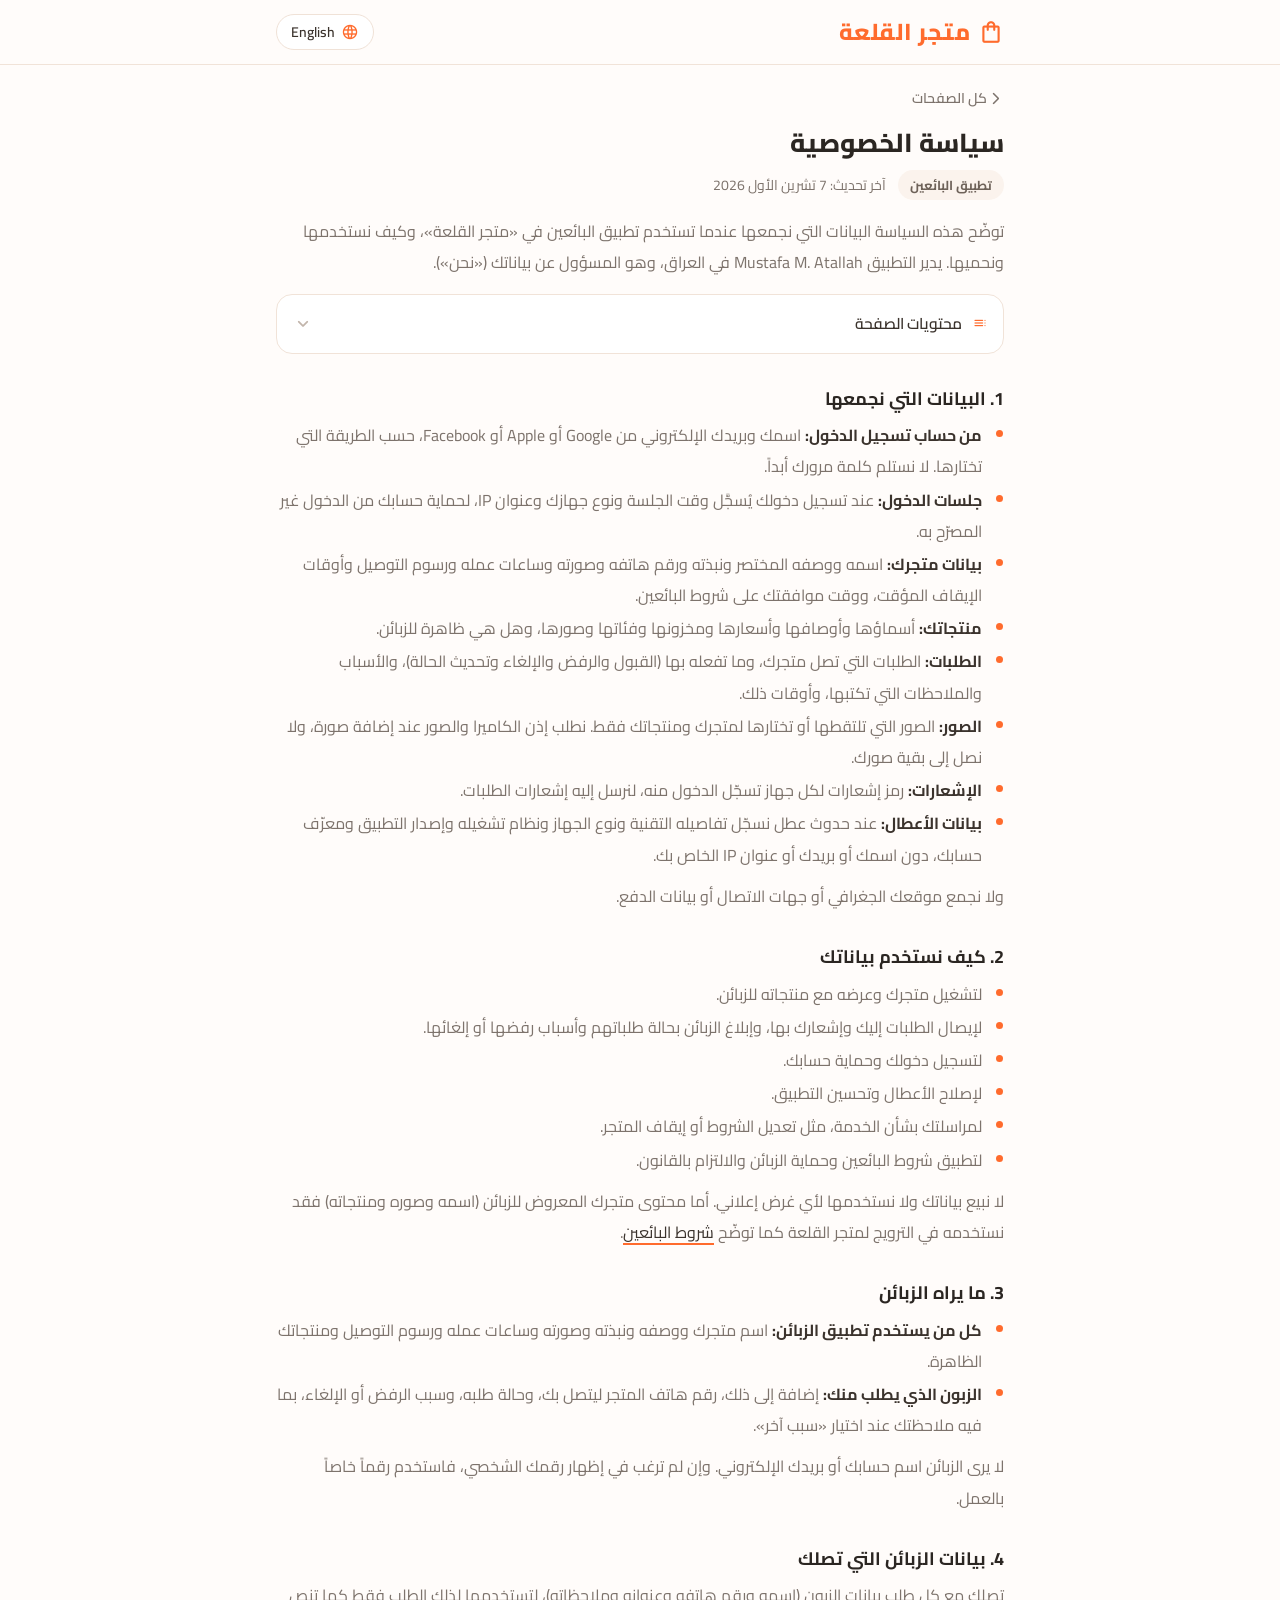
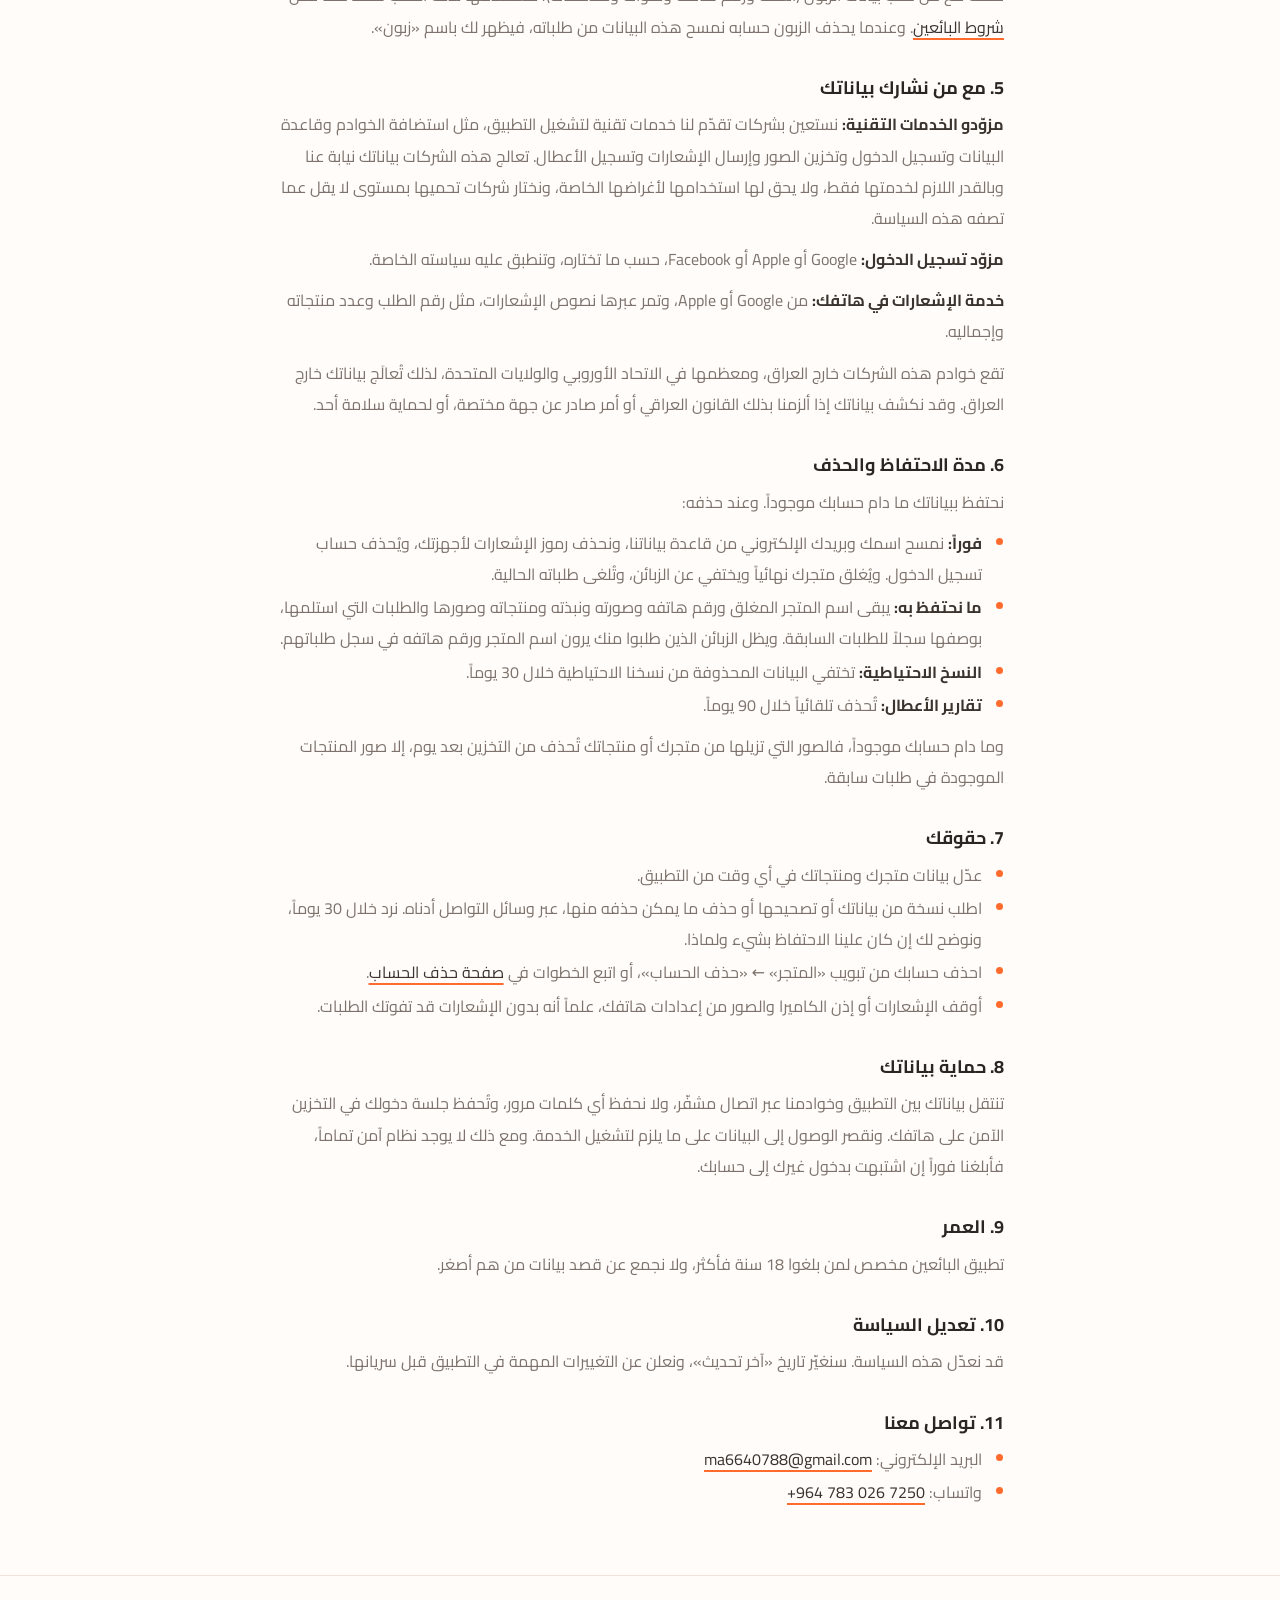
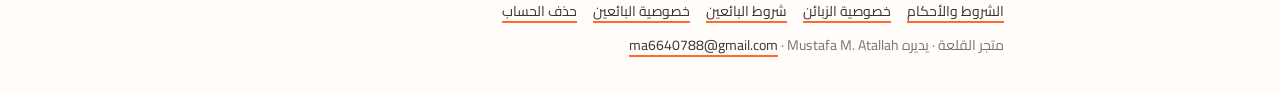
<file: vendor-privacy.html>
<!doctype html>
<html lang="ar" dir="rtl">
<head>
<meta charset="utf-8">
<meta name="viewport" content="width=device-width, initial-scale=1">
<title>سياسة الخصوصية — تطبيق البائعين في متجر القلعة</title>
<meta name="description" content="ما نجمعه من بيانات البائعين ومتاجرهم">
<meta name="theme-color" content="#FFFCFA">
<link rel="alternate" hreflang="ar" href="vendor-privacy.html">
<link rel="alternate" hreflang="en" href="en/vendor-privacy.html">
<link rel="preconnect" href="https://fonts.googleapis.com">
<link rel="preconnect" href="https://fonts.gstatic.com" crossorigin>
<link rel="stylesheet" href="https://fonts.googleapis.com/css2?family=Cairo:wght@400;600;700;800&amp;display=swap">
<link rel="stylesheet" href="https://fonts.googleapis.com/css2?family=Material+Symbols+Rounded:opsz,wght,FILL,GRAD@24,400,0,0&amp;icon_names=arrow_back_ios,arrow_forward_ios,chat,delete_forever,expand_more,gavel,info,language,mail,privacy_tip,shopping_bag,toc&amp;display=block">
<link rel="stylesheet" href="styles.css">
</head>
<body>
<a class="skip" href="#main">انتقل إلى المحتوى</a>
<header class="topbar">
<div class="wrap topbar-row">
<a class="brand" href="index.html" lang="ar" dir="rtl"><span class="icon" aria-hidden="true">shopping_bag</span><span class="brand-text">متجر القلعة</span></a>
<a class="lang" href="en/vendor-privacy.html" hreflang="en" lang="en"><span class="icon" aria-hidden="true">language</span>English</a>
</div>
</header>
<main id="main" class="wrap">
<a class="back" href="index.html"><span class="icon" aria-hidden="true">arrow_forward_ios</span>كل الصفحات</a>
<h1>سياسة الخصوصية</h1>
<div class="meta"><span class="pill">تطبيق البائعين</span><span>آخر تحديث: 7 تشرين الأول 2026</span></div>

<div class="intro">
<p>توضّح هذه السياسة البيانات التي نجمعها عندما تستخدم تطبيق البائعين في «متجر القلعة»، وكيف نستخدمها ونحميها. يدير التطبيق Mustafa M. Atallah في العراق، وهو المسؤول عن بياناتك («نحن»).</p>
</div>
<details class="card toc">
<summary><span class="icon lead" aria-hidden="true">toc</span><span class="label">محتويات الصفحة</span><span class="icon chevron" aria-hidden="true">expand_more</span></summary>
<ol>
<li><a href="#section-1">1. البيانات التي نجمعها</a></li>
<li><a href="#section-2">2. كيف نستخدم بياناتك</a></li>
<li><a href="#section-3">3. ما يراه الزبائن</a></li>
<li><a href="#section-4">4. بيانات الزبائن التي تصلك</a></li>
<li><a href="#section-5">5. مع من نشارك بياناتك</a></li>
<li><a href="#section-6">6. مدة الاحتفاظ والحذف</a></li>
<li><a href="#section-7">7. حقوقك</a></li>
<li><a href="#section-8">8. حماية بياناتك</a></li>
<li><a href="#section-9">9. العمر</a></li>
<li><a href="#section-10">10. تعديل السياسة</a></li>
<li><a href="#section-11">11. تواصل معنا</a></li>
</ol>
</details>
<article class="doc">
<section id="section-1">
<h2>1. البيانات التي نجمعها</h2>
<ul>
<li><strong>من حساب تسجيل الدخول:</strong> اسمك وبريدك الإلكتروني من Google أو Apple أو Facebook، حسب الطريقة التي تختارها. لا نستلم كلمة مرورك أبداً.</li>
<li><strong>جلسات الدخول:</strong> عند تسجيل دخولك يُسجَّل وقت الجلسة ونوع جهازك وعنوان IP، لحماية حسابك من الدخول غير المصرّح به.</li>
<li><strong>بيانات متجرك:</strong> اسمه ووصفه المختصر ونبذته ورقم هاتفه وصورته وساعات عمله ورسوم التوصيل وأوقات الإيقاف المؤقت، ووقت موافقتك على شروط البائعين.</li>
<li><strong>منتجاتك:</strong> أسماؤها وأوصافها وأسعارها ومخزونها وفئاتها وصورها، وهل هي ظاهرة للزبائن.</li>
<li><strong>الطلبات:</strong> الطلبات التي تصل متجرك، وما تفعله بها (القبول والرفض والإلغاء وتحديث الحالة)، والأسباب والملاحظات التي تكتبها، وأوقات ذلك.</li>
<li><strong>الصور:</strong> الصور التي تلتقطها أو تختارها لمتجرك ومنتجاتك فقط. نطلب إذن الكاميرا والصور عند إضافة صورة، ولا نصل إلى بقية صورك.</li>
<li><strong>الإشعارات:</strong> رمز إشعارات لكل جهاز تسجّل الدخول منه، لنرسل إليه إشعارات الطلبات.</li>
<li><strong>بيانات الأعطال:</strong> عند حدوث عطل نسجّل تفاصيله التقنية ونوع الجهاز ونظام تشغيله وإصدار التطبيق ومعرّف حسابك، دون اسمك أو بريدك أو عنوان IP الخاص بك.</li>
</ul>
<p>ولا نجمع موقعك الجغرافي أو جهات الاتصال أو بيانات الدفع.</p>
</section>
<section id="section-2">
<h2>2. كيف نستخدم بياناتك</h2>
<ul>
<li>لتشغيل متجرك وعرضه مع منتجاته للزبائن.</li>
<li>لإيصال الطلبات إليك وإشعارك بها، وإبلاغ الزبائن بحالة طلباتهم وأسباب رفضها أو إلغائها.</li>
<li>لتسجيل دخولك وحماية حسابك.</li>
<li>لإصلاح الأعطال وتحسين التطبيق.</li>
<li>لمراسلتك بشأن الخدمة، مثل تعديل الشروط أو إيقاف المتجر.</li>
<li>لتطبيق شروط البائعين وحماية الزبائن والالتزام بالقانون.</li>
</ul>
<p>لا نبيع بياناتك ولا نستخدمها لأي غرض إعلاني. أما محتوى متجرك المعروض للزبائن (اسمه وصوره ومنتجاته) فقد نستخدمه في الترويج لمتجر القلعة كما توضّح <a href="vendor-terms.html">شروط البائعين</a>.</p>
</section>
<section id="section-3">
<h2>3. ما يراه الزبائن</h2>
<ul>
<li><strong>كل من يستخدم تطبيق الزبائن:</strong> اسم متجرك ووصفه ونبذته وصورته وساعات عمله ورسوم التوصيل ومنتجاتك الظاهرة.</li>
<li><strong>الزبون الذي يطلب منك:</strong> إضافة إلى ذلك، رقم هاتف المتجر ليتصل بك، وحالة طلبه، وسبب الرفض أو الإلغاء، بما فيه ملاحظتك عند اختيار «سبب آخر».</li>
</ul>
<p>لا يرى الزبائن اسم حسابك أو بريدك الإلكتروني. وإن لم ترغب في إظهار رقمك الشخصي، فاستخدم رقماً خاصاً بالعمل.</p>
</section>
<section id="section-4">
<h2>4. بيانات الزبائن التي تصلك</h2>
<p>تصلك مع كل طلب بيانات الزبون (اسمه ورقم هاتفه وعنوانه وملاحظاته)، لتستخدمها لذلك الطلب فقط كما تنص <a href="vendor-terms.html">شروط البائعين</a>. وعندما يحذف الزبون حسابه نمسح هذه البيانات من طلباته، فيظهر لك باسم «زبون».</p>
</section>
<section id="section-5">
<h2>5. مع من نشارك بياناتك</h2>
<p><strong>مزوّدو الخدمات التقنية:</strong> نستعين بشركات تقدّم لنا خدمات تقنية لتشغيل التطبيق، مثل استضافة الخوادم وقاعدة البيانات وتسجيل الدخول وتخزين الصور وإرسال الإشعارات وتسجيل الأعطال. تعالج هذه الشركات بياناتك نيابة عنا وبالقدر اللازم لخدمتها فقط، ولا يحق لها استخدامها لأغراضها الخاصة، ونختار شركات تحميها بمستوى لا يقل عما تصفه هذه السياسة.</p>
<p><strong>مزوّد تسجيل الدخول:</strong> Google أو Apple أو Facebook، حسب ما تختاره، وتنطبق عليه سياسته الخاصة.</p>
<p><strong>خدمة الإشعارات في هاتفك:</strong> من Google أو Apple، وتمر عبرها نصوص الإشعارات، مثل رقم الطلب وعدد منتجاته وإجماليه.</p>
<p>تقع خوادم هذه الشركات خارج العراق، ومعظمها في الاتحاد الأوروبي والولايات المتحدة، لذلك تُعالَج بياناتك خارج العراق. وقد نكشف بياناتك إذا ألزمنا بذلك القانون العراقي أو أمر صادر عن جهة مختصة، أو لحماية سلامة أحد.</p>
</section>
<section id="section-6">
<h2>6. مدة الاحتفاظ والحذف</h2>
<p>نحتفظ ببياناتك ما دام حسابك موجوداً. وعند حذفه:</p>
<ul>
<li><strong>فوراً:</strong> نمسح اسمك وبريدك الإلكتروني من قاعدة بياناتنا، ونحذف رموز الإشعارات لأجهزتك، ويُحذف حساب تسجيل الدخول. ويُغلق متجرك نهائياً ويختفي عن الزبائن، وتُلغى طلباته الحالية.</li>
<li><strong>ما نحتفظ به:</strong> يبقى اسم المتجر المغلق ورقم هاتفه وصورته ونبذته ومنتجاته وصورها والطلبات التي استلمها، بوصفها سجلاً للطلبات السابقة. ويظل الزبائن الذين طلبوا منك يرون اسم المتجر ورقم هاتفه في سجل طلباتهم.</li>
<li><strong>النسخ الاحتياطية:</strong> تختفي البيانات المحذوفة من نسخنا الاحتياطية خلال 30 يوماً.</li>
<li><strong>تقارير الأعطال:</strong> تُحذف تلقائياً خلال 90 يوماً.</li>
</ul>
<p>وما دام حسابك موجوداً، فالصور التي تزيلها من متجرك أو منتجاتك تُحذف من التخزين بعد يوم، إلا صور المنتجات الموجودة في طلبات سابقة.</p>
</section>
<section id="section-7">
<h2>7. حقوقك</h2>
<ul>
<li>عدّل بيانات متجرك ومنتجاتك في أي وقت من التطبيق.</li>
<li>اطلب نسخة من بياناتك أو تصحيحها أو حذف ما يمكن حذفه منها، عبر وسائل التواصل أدناه. نرد خلال 30 يوماً، ونوضح لك إن كان علينا الاحتفاظ بشيء ولماذا.</li>
<li>احذف حسابك من تبويب «المتجر» ← «حذف الحساب»، أو اتبع الخطوات في <a href="delete-account.html">صفحة حذف الحساب</a>.</li>
<li>أوقف الإشعارات أو إذن الكاميرا والصور من إعدادات هاتفك، علماً أنه بدون الإشعارات قد تفوتك الطلبات.</li>
</ul>
</section>
<section id="section-8">
<h2>8. حماية بياناتك</h2>
<p>تنتقل بياناتك بين التطبيق وخوادمنا عبر اتصال مشفّر، ولا نحفظ أي كلمات مرور، وتُحفظ جلسة دخولك في التخزين الآمن على هاتفك. ونقصر الوصول إلى البيانات على ما يلزم لتشغيل الخدمة. ومع ذلك لا يوجد نظام آمن تماماً، فأبلغنا فوراً إن اشتبهت بدخول غيرك إلى حسابك.</p>
</section>
<section id="section-9">
<h2>9. العمر</h2>
<p>تطبيق البائعين مخصص لمن بلغوا 18 سنة فأكثر، ولا نجمع عن قصد بيانات من هم أصغر.</p>
</section>
<section id="section-10">
<h2>10. تعديل السياسة</h2>
<p>قد نعدّل هذه السياسة. سنغيّر تاريخ «آخر تحديث»، ونعلن عن التغييرات المهمة في التطبيق قبل سريانها.</p>
</section>
<section id="section-11">
<h2>11. تواصل معنا</h2>
<ul>
<li>البريد الإلكتروني: <a href="mailto:ma6640788@gmail.com" dir="ltr">ma6640788@gmail.com</a></li>
<li>واتساب: <a href="https://wa.me/9647830267250" dir="ltr">+964 783 026 7250</a></li>
</ul>
</section>
</article>
</main>
<footer class="footer">
<div class="wrap">
<nav aria-label="صفحات الموقع">
<a href="customer-terms.html">الشروط والأحكام</a>
<a href="customer-privacy.html">خصوصية الزبائن</a>
<a href="vendor-terms.html">شروط البائعين</a>
<a href="vendor-privacy.html">خصوصية البائعين</a>
<a href="delete-account.html">حذف الحساب</a>
</nav>
<p>متجر القلعة · يديره Mustafa M. Atallah · <a href="mailto:ma6640788@gmail.com" dir="ltr">ma6640788@gmail.com</a></p>
</div>
</footer>
</body>
</html>
</file>
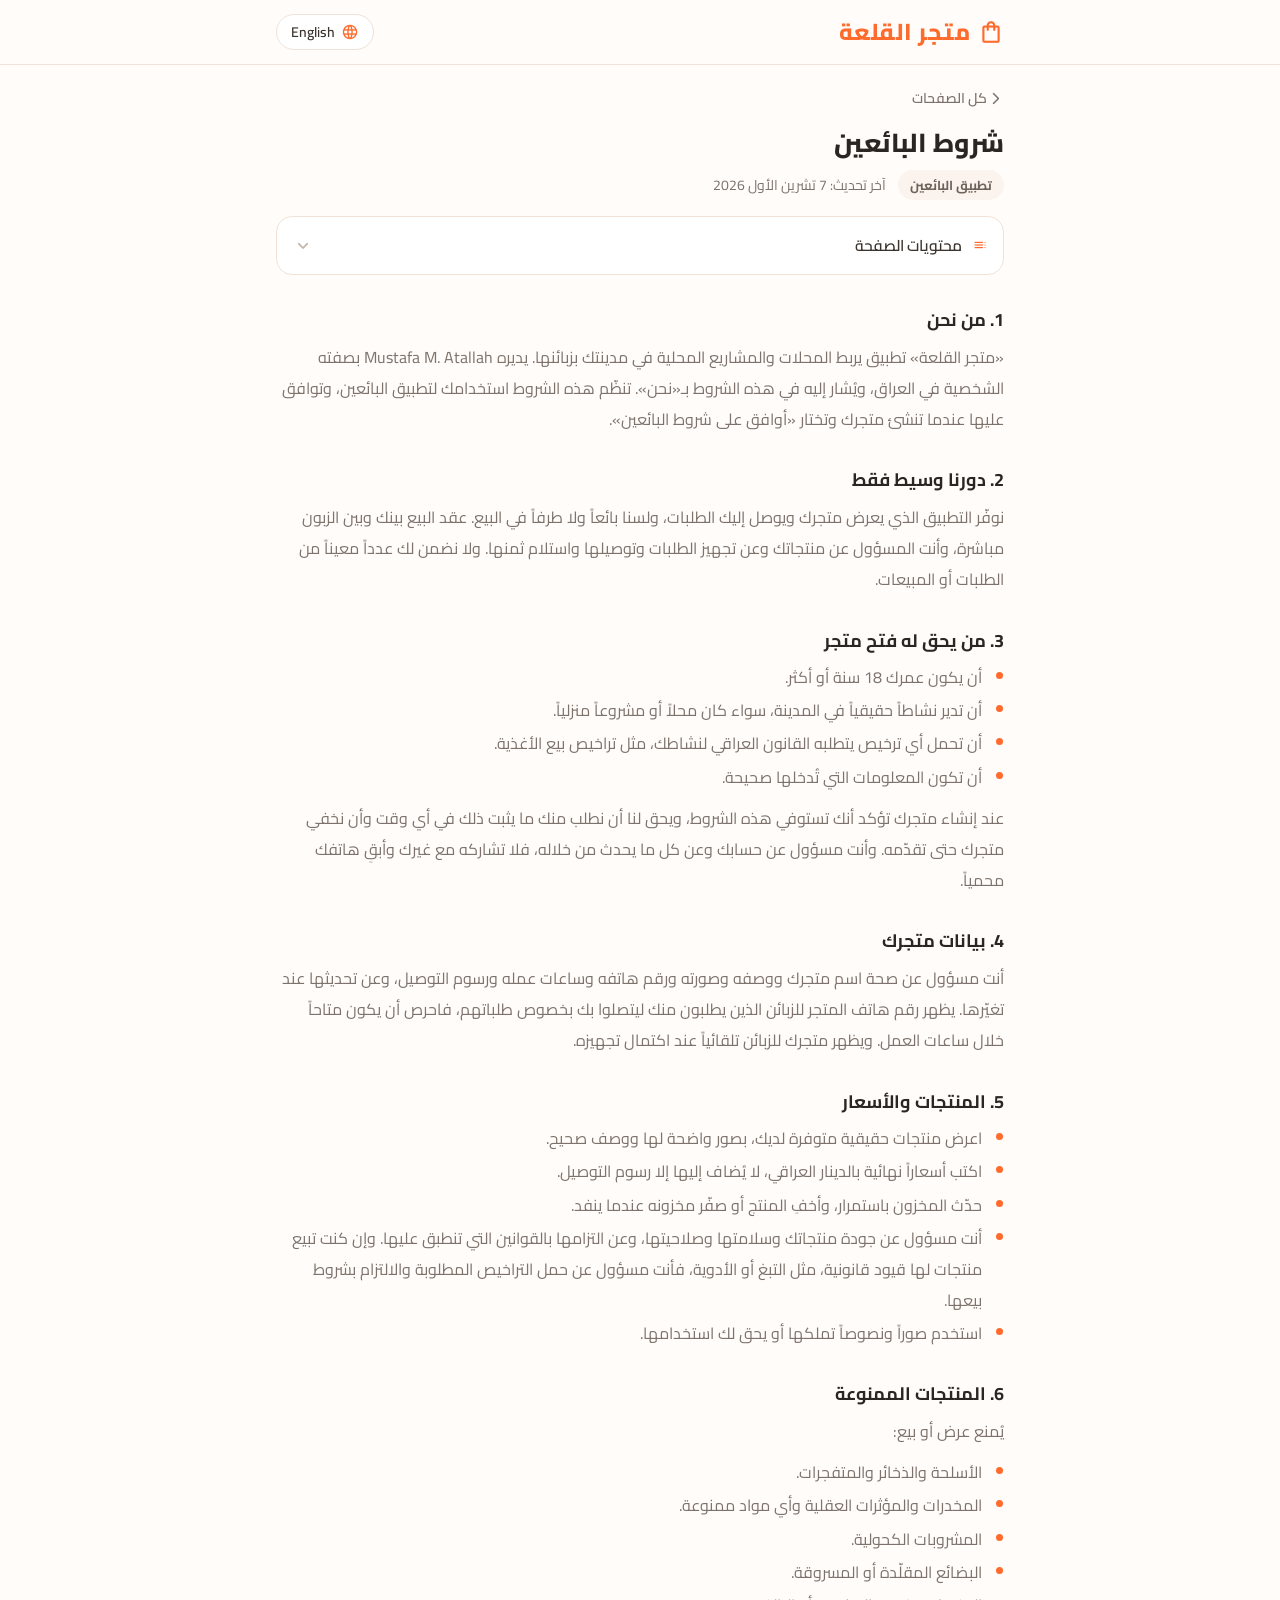
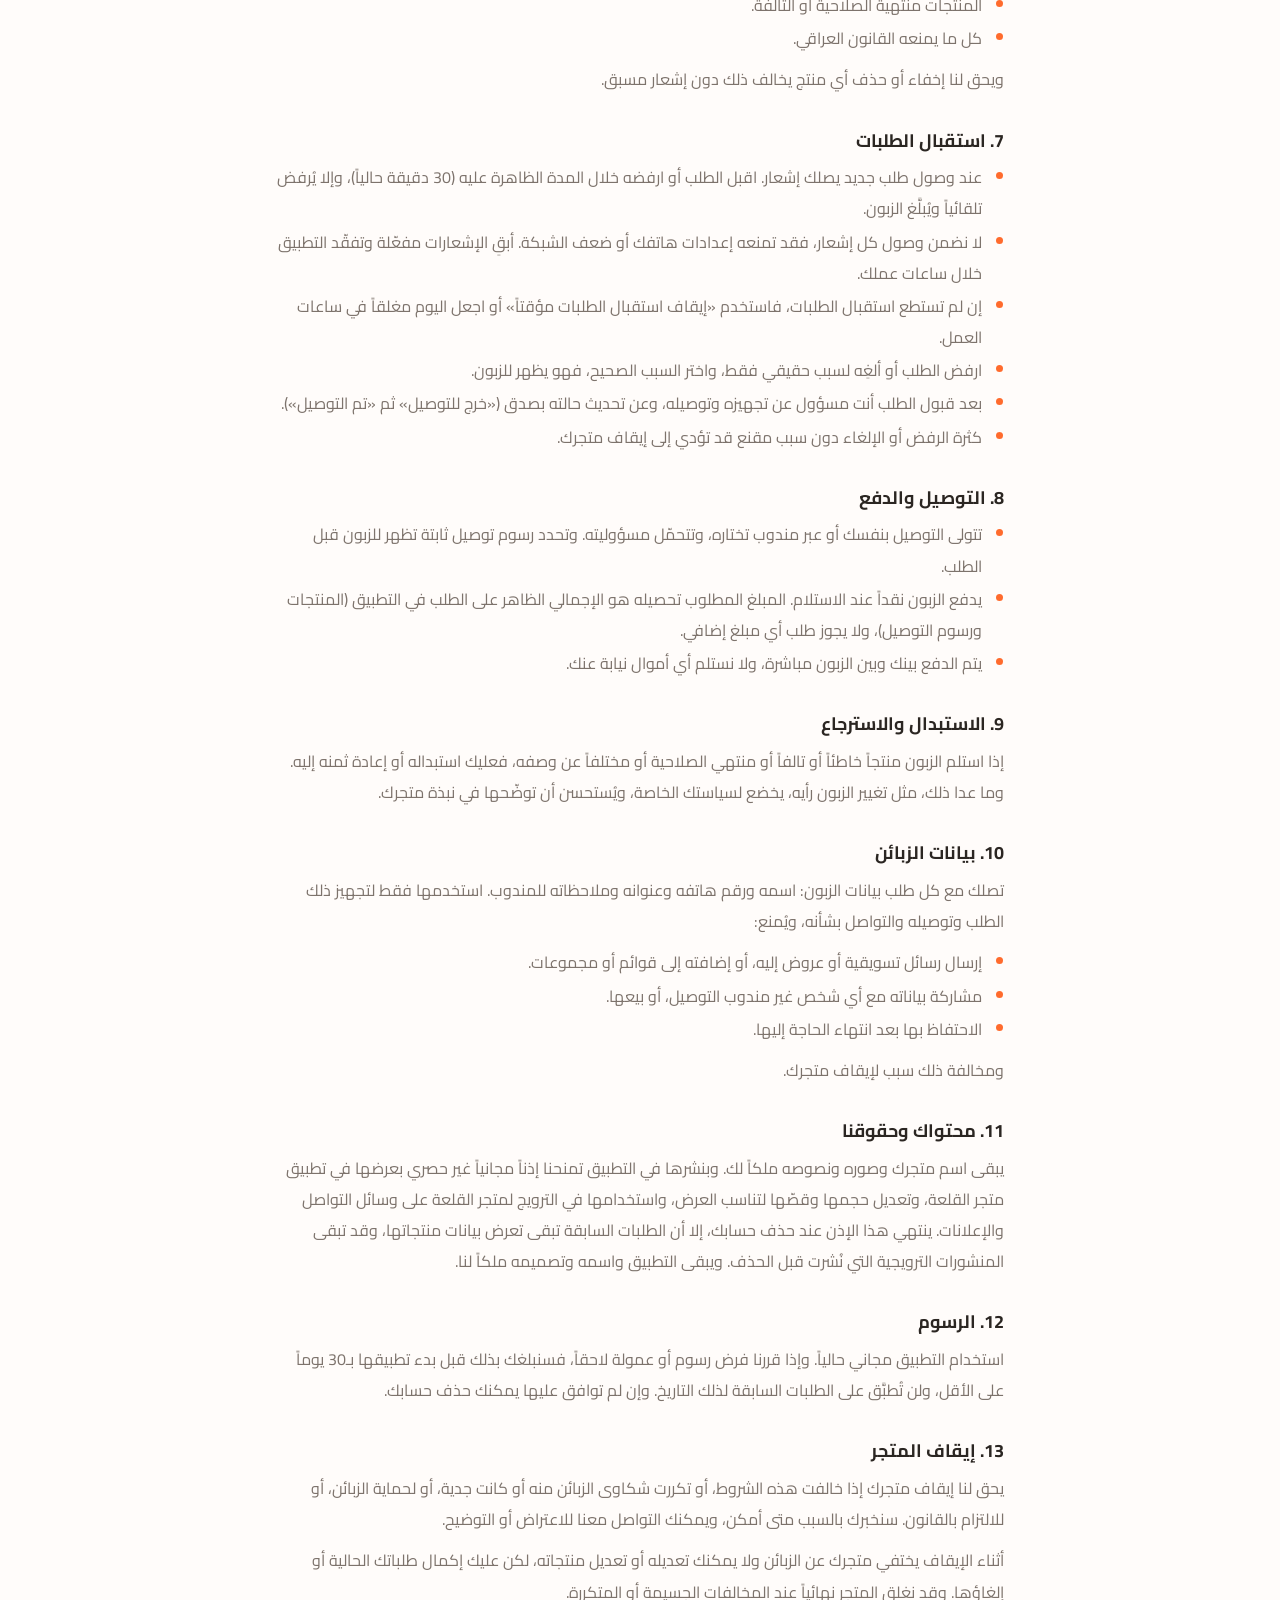
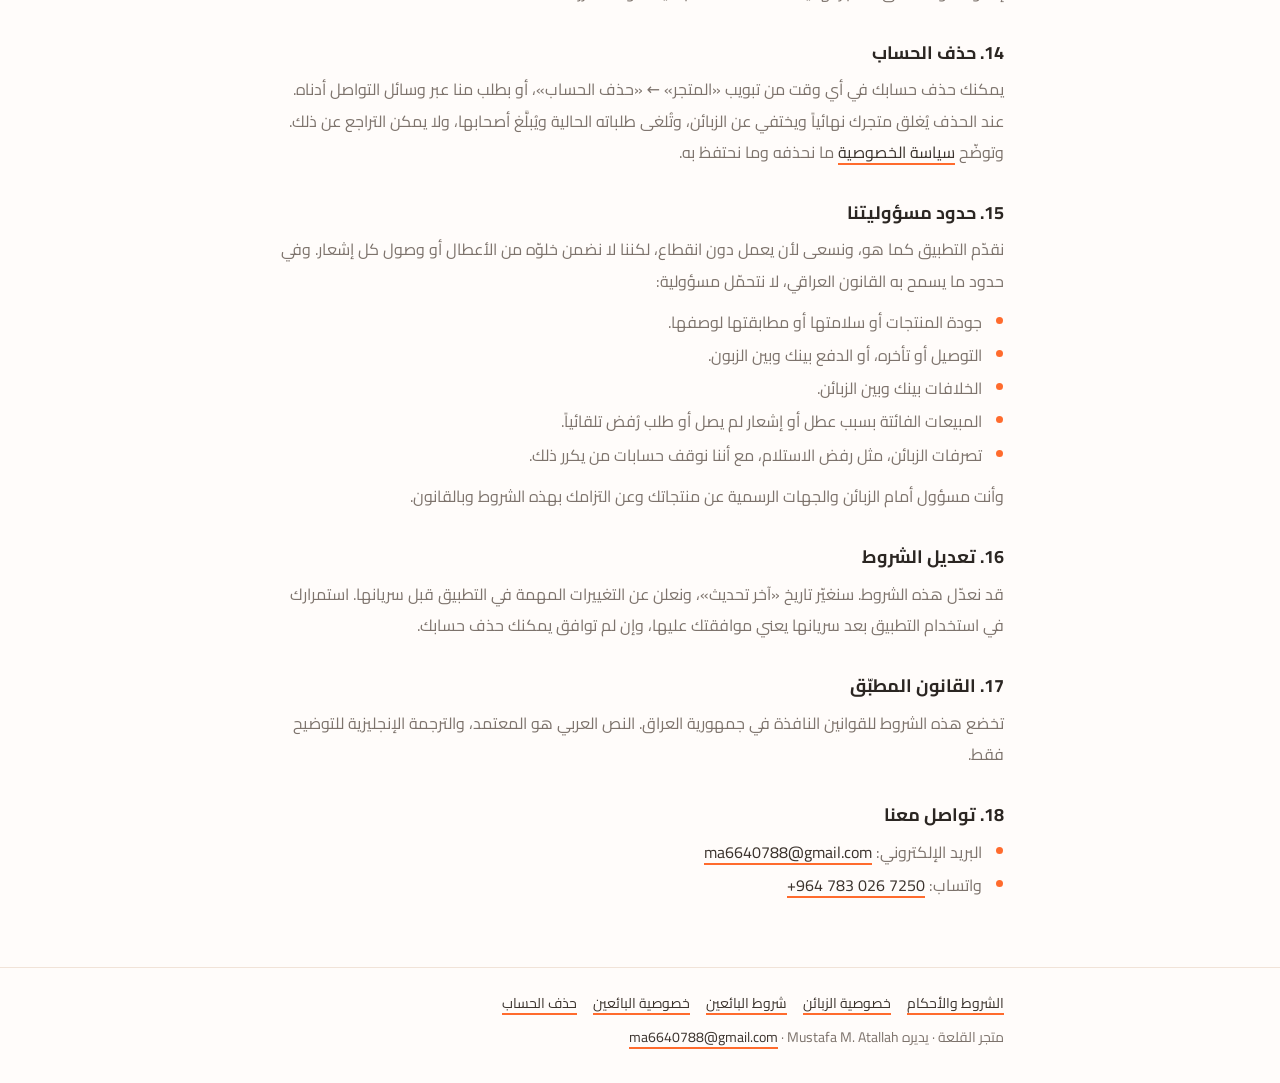
<file: vendor-terms.html>
<!doctype html>
<html lang="ar" dir="rtl">
<head>
<meta charset="utf-8">
<meta name="viewport" content="width=device-width, initial-scale=1">
<title>شروط البائعين — متجر القلعة</title>
<meta name="description" content="فتح المتجر واستقبال الطلبات">
<meta name="theme-color" content="#FFFCFA">
<link rel="alternate" hreflang="ar" href="vendor-terms.html">
<link rel="alternate" hreflang="en" href="en/vendor-terms.html">
<link rel="preconnect" href="https://fonts.googleapis.com">
<link rel="preconnect" href="https://fonts.gstatic.com" crossorigin>
<link rel="stylesheet" href="https://fonts.googleapis.com/css2?family=Cairo:wght@400;600;700;800&amp;display=swap">
<link rel="stylesheet" href="https://fonts.googleapis.com/css2?family=Material+Symbols+Rounded:opsz,wght,FILL,GRAD@24,400,0,0&amp;icon_names=arrow_back_ios,arrow_forward_ios,chat,delete_forever,expand_more,gavel,info,language,mail,privacy_tip,shopping_bag,toc&amp;display=block">
<link rel="stylesheet" href="styles.css">
</head>
<body>
<a class="skip" href="#main">انتقل إلى المحتوى</a>
<header class="topbar">
<div class="wrap topbar-row">
<a class="brand" href="index.html" lang="ar" dir="rtl"><span class="icon" aria-hidden="true">shopping_bag</span><span class="brand-text">متجر القلعة</span></a>
<a class="lang" href="en/vendor-terms.html" hreflang="en" lang="en"><span class="icon" aria-hidden="true">language</span>English</a>
</div>
</header>
<main id="main" class="wrap">
<a class="back" href="index.html"><span class="icon" aria-hidden="true">arrow_forward_ios</span>كل الصفحات</a>
<h1>شروط البائعين</h1>
<div class="meta"><span class="pill">تطبيق البائعين</span><span>آخر تحديث: 7 تشرين الأول 2026</span></div>


<details class="card toc">
<summary><span class="icon lead" aria-hidden="true">toc</span><span class="label">محتويات الصفحة</span><span class="icon chevron" aria-hidden="true">expand_more</span></summary>
<ol>
<li><a href="#section-1">1. من نحن</a></li>
<li><a href="#section-2">2. دورنا وسيط فقط</a></li>
<li><a href="#section-3">3. من يحق له فتح متجر</a></li>
<li><a href="#section-4">4. بيانات متجرك</a></li>
<li><a href="#section-5">5. المنتجات والأسعار</a></li>
<li><a href="#section-6">6. المنتجات الممنوعة</a></li>
<li><a href="#section-7">7. استقبال الطلبات</a></li>
<li><a href="#section-8">8. التوصيل والدفع</a></li>
<li><a href="#section-9">9. الاستبدال والاسترجاع</a></li>
<li><a href="#section-10">10. بيانات الزبائن</a></li>
<li><a href="#section-11">11. محتواك وحقوقنا</a></li>
<li><a href="#section-12">12. الرسوم</a></li>
<li><a href="#section-13">13. إيقاف المتجر</a></li>
<li><a href="#section-14">14. حذف الحساب</a></li>
<li><a href="#section-15">15. حدود مسؤوليتنا</a></li>
<li><a href="#section-16">16. تعديل الشروط</a></li>
<li><a href="#section-17">17. القانون المطبّق</a></li>
<li><a href="#section-18">18. تواصل معنا</a></li>
</ol>
</details>
<article class="doc">
<section id="section-1">
<h2>1. من نحن</h2>
<p>«متجر القلعة» تطبيق يربط المحلات والمشاريع المحلية في مدينتك بزبائنها. يديره Mustafa M. Atallah بصفته الشخصية في العراق، ويُشار إليه في هذه الشروط بـ«نحن». تنظّم هذه الشروط استخدامك لتطبيق البائعين، وتوافق عليها عندما تنشئ متجرك وتختار «أوافق على شروط البائعين».</p>
</section>
<section id="section-2">
<h2>2. دورنا وسيط فقط</h2>
<p>نوفّر التطبيق الذي يعرض متجرك ويوصل إليك الطلبات، ولسنا بائعاً ولا طرفاً في البيع. عقد البيع بينك وبين الزبون مباشرة، وأنت المسؤول عن منتجاتك وعن تجهيز الطلبات وتوصيلها واستلام ثمنها. ولا نضمن لك عدداً معيناً من الطلبات أو المبيعات.</p>
</section>
<section id="section-3">
<h2>3. من يحق له فتح متجر</h2>
<ul>
<li>أن يكون عمرك 18 سنة أو أكثر.</li>
<li>أن تدير نشاطاً حقيقياً في المدينة، سواء كان محلاً أو مشروعاً منزلياً.</li>
<li>أن تحمل أي ترخيص يتطلبه القانون العراقي لنشاطك، مثل تراخيص بيع الأغذية.</li>
<li>أن تكون المعلومات التي تُدخلها صحيحة.</li>
</ul>
<p>عند إنشاء متجرك تؤكد أنك تستوفي هذه الشروط، ويحق لنا أن نطلب منك ما يثبت ذلك في أي وقت وأن نخفي متجرك حتى تقدّمه. وأنت مسؤول عن حسابك وعن كل ما يحدث من خلاله، فلا تشاركه مع غيرك وأبقِ هاتفك محمياً.</p>
</section>
<section id="section-4">
<h2>4. بيانات متجرك</h2>
<p>أنت مسؤول عن صحة اسم متجرك ووصفه وصورته ورقم هاتفه وساعات عمله ورسوم التوصيل، وعن تحديثها عند تغيّرها. يظهر رقم هاتف المتجر للزبائن الذين يطلبون منك ليتصلوا بك بخصوص طلباتهم، فاحرص أن يكون متاحاً خلال ساعات العمل. ويظهر متجرك للزبائن تلقائياً عند اكتمال تجهيزه.</p>
</section>
<section id="section-5">
<h2>5. المنتجات والأسعار</h2>
<ul>
<li>اعرض منتجات حقيقية متوفرة لديك، بصور واضحة لها ووصف صحيح.</li>
<li>اكتب أسعاراً نهائية بالدينار العراقي، لا يُضاف إليها إلا رسوم التوصيل.</li>
<li>حدّث المخزون باستمرار، وأخفِ المنتج أو صفّر مخزونه عندما ينفد.</li>
<li>أنت مسؤول عن جودة منتجاتك وسلامتها وصلاحيتها، وعن التزامها بالقوانين التي تنطبق عليها. وإن كنت تبيع منتجات لها قيود قانونية، مثل التبغ أو الأدوية، فأنت مسؤول عن حمل التراخيص المطلوبة والالتزام بشروط بيعها.</li>
<li>استخدم صوراً ونصوصاً تملكها أو يحق لك استخدامها.</li>
</ul>
</section>
<section id="section-6">
<h2>6. المنتجات الممنوعة</h2>
<p>يُمنع عرض أو بيع:</p>
<ul>
<li>الأسلحة والذخائر والمتفجرات.</li>
<li>المخدرات والمؤثرات العقلية وأي مواد ممنوعة.</li>
<li>المشروبات الكحولية.</li>
<li>البضائع المقلّدة أو المسروقة.</li>
<li>المنتجات منتهية الصلاحية أو التالفة.</li>
<li>كل ما يمنعه القانون العراقي.</li>
</ul>
<p>ويحق لنا إخفاء أو حذف أي منتج يخالف ذلك دون إشعار مسبق.</p>
</section>
<section id="section-7">
<h2>7. استقبال الطلبات</h2>
<ul>
<li>عند وصول طلب جديد يصلك إشعار. اقبل الطلب أو ارفضه خلال المدة الظاهرة عليه (30 دقيقة حالياً)، وإلا يُرفض تلقائياً ويُبلَّغ الزبون.</li>
<li>لا نضمن وصول كل إشعار، فقد تمنعه إعدادات هاتفك أو ضعف الشبكة. أبقِ الإشعارات مفعّلة وتفقّد التطبيق خلال ساعات عملك.</li>
<li>إن لم تستطع استقبال الطلبات، فاستخدم «إيقاف استقبال الطلبات مؤقتاً» أو اجعل اليوم مغلقاً في ساعات العمل.</li>
<li>ارفض الطلب أو ألغِه لسبب حقيقي فقط، واختر السبب الصحيح، فهو يظهر للزبون.</li>
<li>بعد قبول الطلب أنت مسؤول عن تجهيزه وتوصيله، وعن تحديث حالته بصدق («خرج للتوصيل» ثم «تم التوصيل»).</li>
<li>كثرة الرفض أو الإلغاء دون سبب مقنع قد تؤدي إلى إيقاف متجرك.</li>
</ul>
</section>
<section id="section-8">
<h2>8. التوصيل والدفع</h2>
<ul>
<li>تتولى التوصيل بنفسك أو عبر مندوب تختاره، وتتحمّل مسؤوليته. وتحدد رسوم توصيل ثابتة تظهر للزبون قبل الطلب.</li>
<li>يدفع الزبون نقداً عند الاستلام. المبلغ المطلوب تحصيله هو الإجمالي الظاهر على الطلب في التطبيق (المنتجات ورسوم التوصيل)، ولا يجوز طلب أي مبلغ إضافي.</li>
<li>يتم الدفع بينك وبين الزبون مباشرة، ولا نستلم أي أموال نيابة عنك.</li>
</ul>
</section>
<section id="section-9">
<h2>9. الاستبدال والاسترجاع</h2>
<p>إذا استلم الزبون منتجاً خاطئاً أو تالفاً أو منتهي الصلاحية أو مختلفاً عن وصفه، فعليك استبداله أو إعادة ثمنه إليه. وما عدا ذلك، مثل تغيير الزبون رأيه، يخضع لسياستك الخاصة، ويُستحسن أن توضّحها في نبذة متجرك.</p>
</section>
<section id="section-10">
<h2>10. بيانات الزبائن</h2>
<p>تصلك مع كل طلب بيانات الزبون: اسمه ورقم هاتفه وعنوانه وملاحظاته للمندوب. استخدمها فقط لتجهيز ذلك الطلب وتوصيله والتواصل بشأنه، ويُمنع:</p>
<ul>
<li>إرسال رسائل تسويقية أو عروض إليه، أو إضافته إلى قوائم أو مجموعات.</li>
<li>مشاركة بياناته مع أي شخص غير مندوب التوصيل، أو بيعها.</li>
<li>الاحتفاظ بها بعد انتهاء الحاجة إليها.</li>
</ul>
<p>ومخالفة ذلك سبب لإيقاف متجرك.</p>
</section>
<section id="section-11">
<h2>11. محتواك وحقوقنا</h2>
<p>يبقى اسم متجرك وصوره ونصوصه ملكاً لك. وبنشرها في التطبيق تمنحنا إذناً مجانياً غير حصري بعرضها في تطبيق متجر القلعة، وتعديل حجمها وقصّها لتناسب العرض، واستخدامها في الترويج لمتجر القلعة على وسائل التواصل والإعلانات. ينتهي هذا الإذن عند حذف حسابك، إلا أن الطلبات السابقة تبقى تعرض بيانات منتجاتها، وقد تبقى المنشورات الترويجية التي نُشرت قبل الحذف. ويبقى التطبيق واسمه وتصميمه ملكاً لنا.</p>
</section>
<section id="section-12">
<h2>12. الرسوم</h2>
<p>استخدام التطبيق مجاني حالياً. وإذا قررنا فرض رسوم أو عمولة لاحقاً، فسنبلغك بذلك قبل بدء تطبيقها بـ30 يوماً على الأقل، ولن تُطبَّق على الطلبات السابقة لذلك التاريخ. وإن لم توافق عليها يمكنك حذف حسابك.</p>
</section>
<section id="section-13">
<h2>13. إيقاف المتجر</h2>
<p>يحق لنا إيقاف متجرك إذا خالفت هذه الشروط، أو تكررت شكاوى الزبائن منه أو كانت جدية، أو لحماية الزبائن، أو للالتزام بالقانون. سنخبرك بالسبب متى أمكن، ويمكنك التواصل معنا للاعتراض أو التوضيح.</p>
<p>أثناء الإيقاف يختفي متجرك عن الزبائن ولا يمكنك تعديله أو تعديل منتجاته، لكن عليك إكمال طلباتك الحالية أو إلغاؤها. وقد نغلق المتجر نهائياً عند المخالفات الجسيمة أو المتكررة.</p>
</section>
<section id="section-14">
<h2>14. حذف الحساب</h2>
<p>يمكنك حذف حسابك في أي وقت من تبويب «المتجر» ← «حذف الحساب»، أو بطلب منا عبر وسائل التواصل أدناه. عند الحذف يُغلق متجرك نهائياً ويختفي عن الزبائن، وتُلغى طلباته الحالية ويُبلَّغ أصحابها، ولا يمكن التراجع عن ذلك. وتوضّح <a href="vendor-privacy.html">سياسة الخصوصية</a> ما نحذفه وما نحتفظ به.</p>
</section>
<section id="section-15">
<h2>15. حدود مسؤوليتنا</h2>
<p>نقدّم التطبيق كما هو، ونسعى لأن يعمل دون انقطاع، لكننا لا نضمن خلوّه من الأعطال أو وصول كل إشعار. وفي حدود ما يسمح به القانون العراقي، لا نتحمّل مسؤولية:</p>
<ul>
<li>جودة المنتجات أو سلامتها أو مطابقتها لوصفها.</li>
<li>التوصيل أو تأخره، أو الدفع بينك وبين الزبون.</li>
<li>الخلافات بينك وبين الزبائن.</li>
<li>المبيعات الفائتة بسبب عطل أو إشعار لم يصل أو طلب رُفض تلقائياً.</li>
<li>تصرفات الزبائن، مثل رفض الاستلام، مع أننا نوقف حسابات من يكرر ذلك.</li>
</ul>
<p>وأنت مسؤول أمام الزبائن والجهات الرسمية عن منتجاتك وعن التزامك بهذه الشروط وبالقانون.</p>
</section>
<section id="section-16">
<h2>16. تعديل الشروط</h2>
<p>قد نعدّل هذه الشروط. سنغيّر تاريخ «آخر تحديث»، ونعلن عن التغييرات المهمة في التطبيق قبل سريانها. استمرارك في استخدام التطبيق بعد سريانها يعني موافقتك عليها، وإن لم توافق يمكنك حذف حسابك.</p>
</section>
<section id="section-17">
<h2>17. القانون المطبّق</h2>
<p>تخضع هذه الشروط للقوانين النافذة في جمهورية العراق. النص العربي هو المعتمد، والترجمة الإنجليزية للتوضيح فقط.</p>
</section>
<section id="section-18">
<h2>18. تواصل معنا</h2>
<ul>
<li>البريد الإلكتروني: <a href="mailto:ma6640788@gmail.com" dir="ltr">ma6640788@gmail.com</a></li>
<li>واتساب: <a href="https://wa.me/9647830267250" dir="ltr">+964 783 026 7250</a></li>
</ul>
</section>
</article>
</main>
<footer class="footer">
<div class="wrap">
<nav aria-label="صفحات الموقع">
<a href="customer-terms.html">الشروط والأحكام</a>
<a href="customer-privacy.html">خصوصية الزبائن</a>
<a href="vendor-terms.html">شروط البائعين</a>
<a href="vendor-privacy.html">خصوصية البائعين</a>
<a href="delete-account.html">حذف الحساب</a>
</nav>
<p>متجر القلعة · يديره Mustafa M. Atallah · <a href="mailto:ma6640788@gmail.com" dir="ltr">ma6640788@gmail.com</a></p>
</div>
</footer>
</body>
</html>
</file>
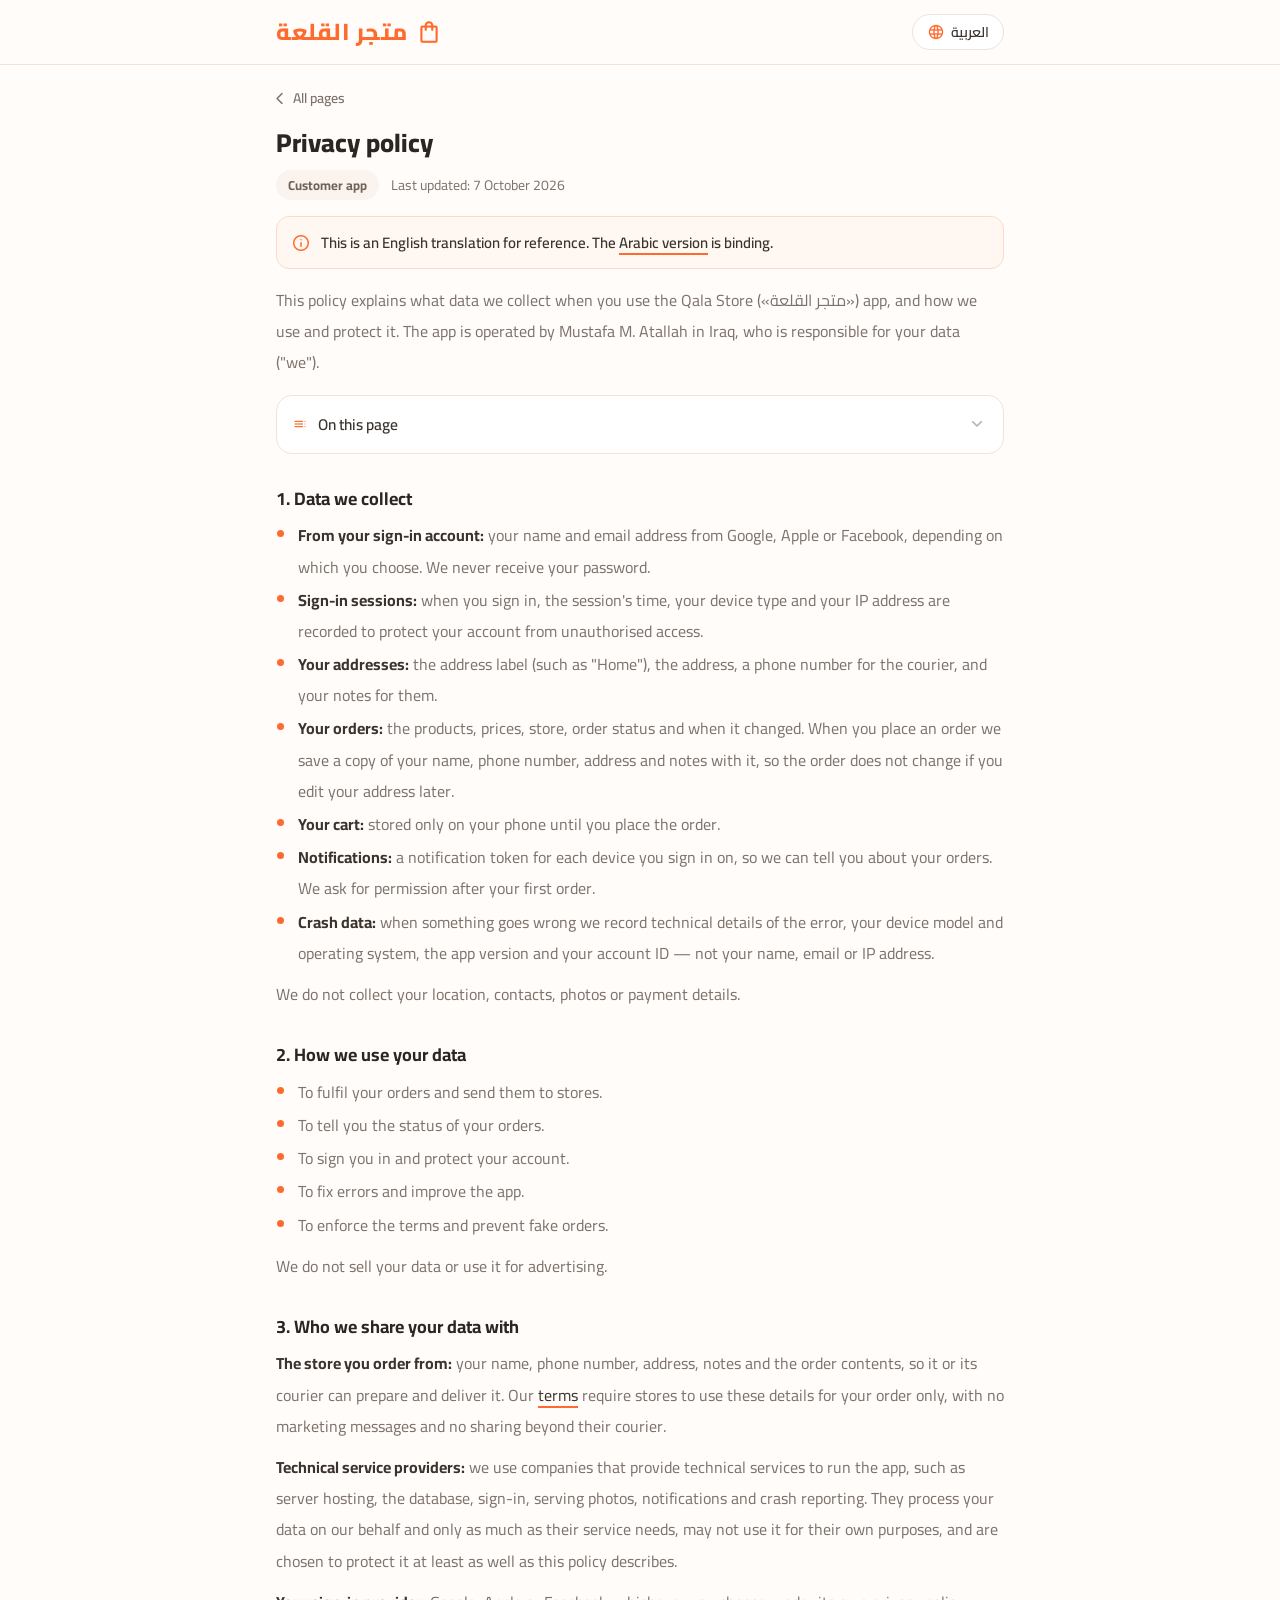
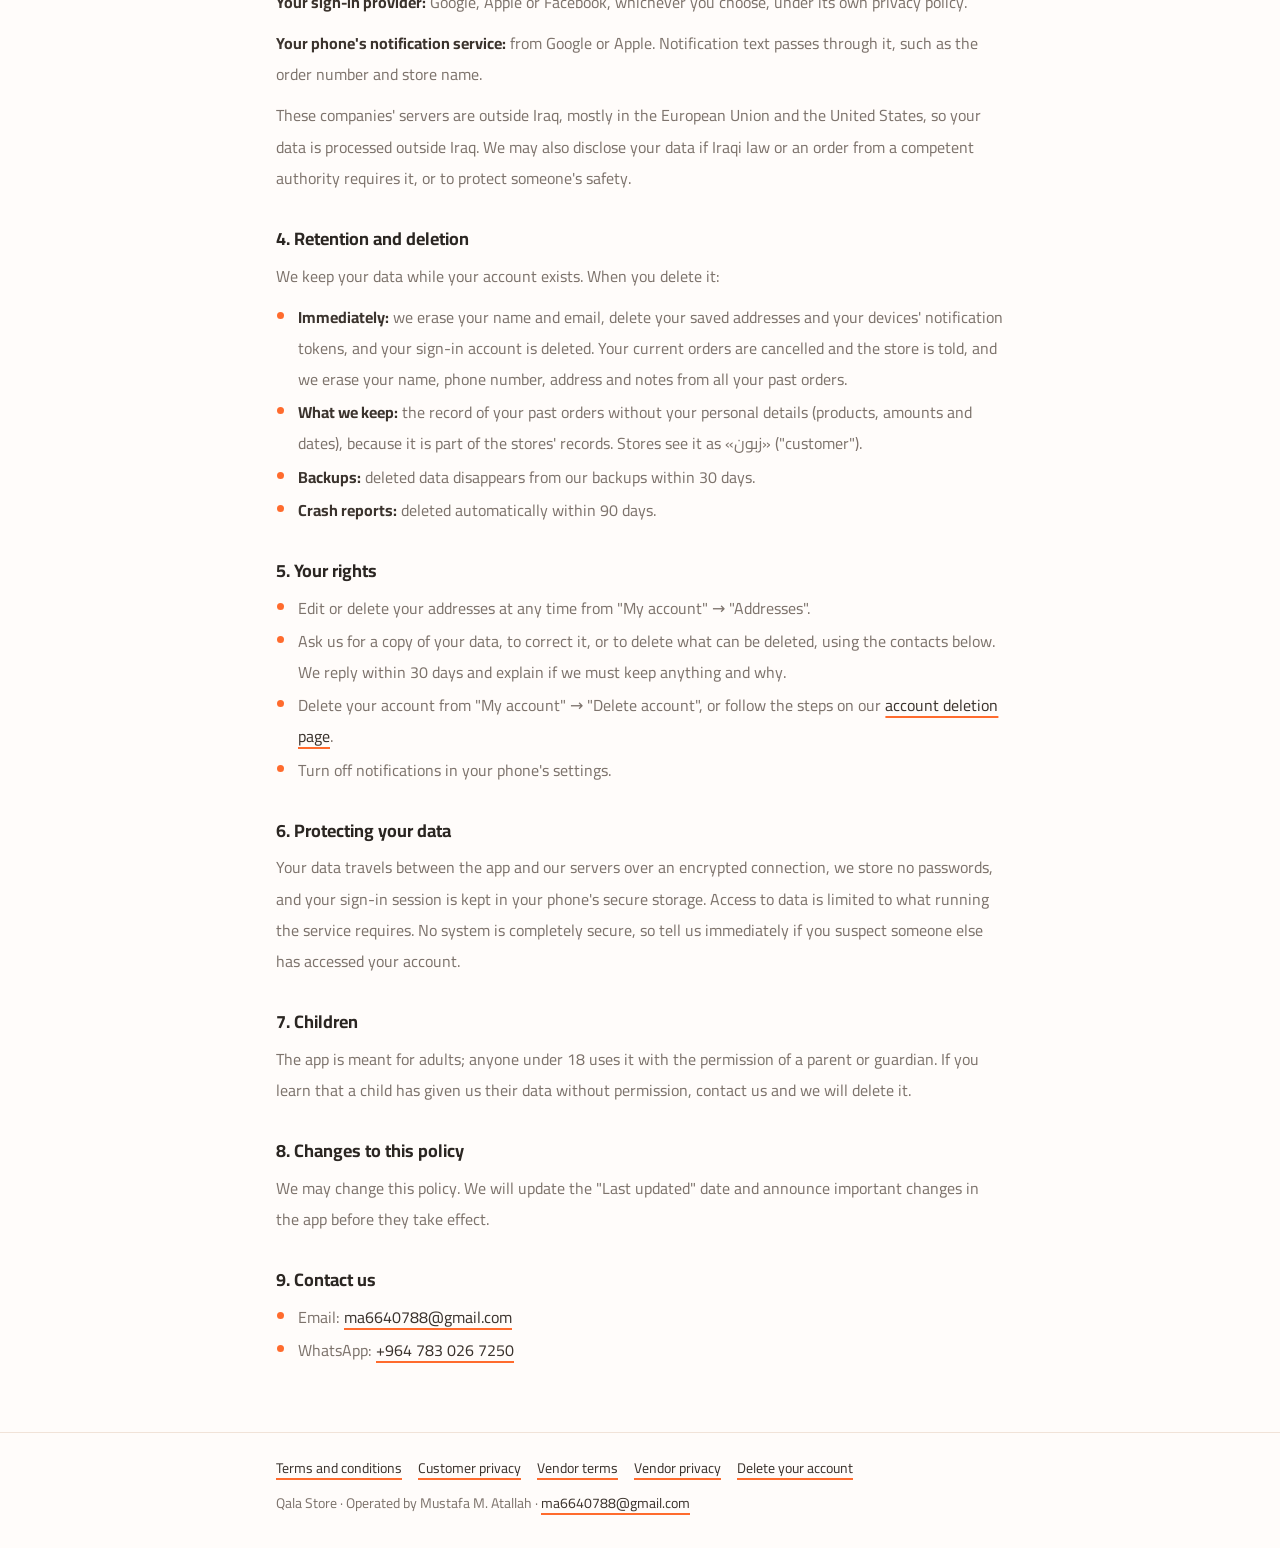
<file: en/customer-privacy.html>
<!doctype html>
<html lang="en" dir="ltr">
<head>
<meta charset="utf-8">
<meta name="viewport" content="width=device-width, initial-scale=1">
<title>Privacy Policy — Qala Store</title>
<meta name="description" content="What we collect from customers and how we protect it">
<meta name="theme-color" content="#FFFCFA">
<link rel="alternate" hreflang="ar" href="../customer-privacy.html">
<link rel="alternate" hreflang="en" href="customer-privacy.html">
<link rel="preconnect" href="https://fonts.googleapis.com">
<link rel="preconnect" href="https://fonts.gstatic.com" crossorigin>
<link rel="stylesheet" href="https://fonts.googleapis.com/css2?family=Cairo:wght@400;600;700;800&amp;display=swap">
<link rel="stylesheet" href="https://fonts.googleapis.com/css2?family=Material+Symbols+Rounded:opsz,wght,FILL,GRAD@24,400,0,0&amp;icon_names=arrow_back_ios,arrow_forward_ios,chat,delete_forever,expand_more,gavel,info,language,mail,privacy_tip,shopping_bag,toc&amp;display=block">
<link rel="stylesheet" href="../styles.css">
</head>
<body>
<a class="skip" href="#main">Skip to content</a>
<header class="topbar">
<div class="wrap topbar-row">
<a class="brand" href="index.html" lang="ar" dir="rtl"><span class="icon" aria-hidden="true">shopping_bag</span><span class="brand-text">متجر القلعة</span></a>
<a class="lang" href="../customer-privacy.html" hreflang="ar" lang="ar"><span class="icon" aria-hidden="true">language</span>العربية</a>
</div>
</header>
<main id="main" class="wrap">
<a class="back" href="index.html"><span class="icon" aria-hidden="true">arrow_back_ios</span>All pages</a>
<h1>Privacy policy</h1>
<div class="meta"><span class="pill">Customer app</span><span>Last updated: 7 October 2026</span></div>
<div class="banner" role="note"><span class="icon" aria-hidden="true">info</span><span>This is an English translation for reference. The <a href="../customer-privacy.html" hreflang="ar">Arabic version</a> is binding.</span></div>
<div class="intro">
<p>This policy explains what data we collect when you use the Qala Store («متجر القلعة») app, and how we use and protect it. The app is operated by Mustafa M. Atallah in Iraq, who is responsible for your data (&quot;we&quot;).</p>
</div>
<details class="card toc">
<summary><span class="icon lead" aria-hidden="true">toc</span><span class="label">On this page</span><span class="icon chevron" aria-hidden="true">expand_more</span></summary>
<ol>
<li><a href="#section-1">1. Data we collect</a></li>
<li><a href="#section-2">2. How we use your data</a></li>
<li><a href="#section-3">3. Who we share your data with</a></li>
<li><a href="#section-4">4. Retention and deletion</a></li>
<li><a href="#section-5">5. Your rights</a></li>
<li><a href="#section-6">6. Protecting your data</a></li>
<li><a href="#section-7">7. Children</a></li>
<li><a href="#section-8">8. Changes to this policy</a></li>
<li><a href="#section-9">9. Contact us</a></li>
</ol>
</details>
<article class="doc">
<section id="section-1">
<h2>1. Data we collect</h2>
<ul>
<li><strong>From your sign-in account:</strong> your name and email address from Google, Apple or Facebook, depending on which you choose. We never receive your password.</li>
<li><strong>Sign-in sessions:</strong> when you sign in, the session's time, your device type and your IP address are recorded to protect your account from unauthorised access.</li>
<li><strong>Your addresses:</strong> the address label (such as &quot;Home&quot;), the address, a phone number for the courier, and your notes for them.</li>
<li><strong>Your orders:</strong> the products, prices, store, order status and when it changed. When you place an order we save a copy of your name, phone number, address and notes with it, so the order does not change if you edit your address later.</li>
<li><strong>Your cart:</strong> stored only on your phone until you place the order.</li>
<li><strong>Notifications:</strong> a notification token for each device you sign in on, so we can tell you about your orders. We ask for permission after your first order.</li>
<li><strong>Crash data:</strong> when something goes wrong we record technical details of the error, your device model and operating system, the app version and your account ID — not your name, email or IP address.</li>
</ul>
<p>We do not collect your location, contacts, photos or payment details.</p>
</section>
<section id="section-2">
<h2>2. How we use your data</h2>
<ul>
<li>To fulfil your orders and send them to stores.</li>
<li>To tell you the status of your orders.</li>
<li>To sign you in and protect your account.</li>
<li>To fix errors and improve the app.</li>
<li>To enforce the terms and prevent fake orders.</li>
</ul>
<p>We do not sell your data or use it for advertising.</p>
</section>
<section id="section-3">
<h2>3. Who we share your data with</h2>
<p><strong>The store you order from:</strong> your name, phone number, address, notes and the order contents, so it or its courier can prepare and deliver it. Our <a href="vendor-terms.html" dir="ltr">terms</a> require stores to use these details for your order only, with no marketing messages and no sharing beyond their courier.</p>
<p><strong>Technical service providers:</strong> we use companies that provide technical services to run the app, such as server hosting, the database, sign-in, serving photos, notifications and crash reporting. They process your data on our behalf and only as much as their service needs, may not use it for their own purposes, and are chosen to protect it at least as well as this policy describes.</p>
<p><strong>Your sign-in provider:</strong> Google, Apple or Facebook, whichever you choose, under its own privacy policy.</p>
<p><strong>Your phone's notification service:</strong> from Google or Apple. Notification text passes through it, such as the order number and store name.</p>
<p>These companies' servers are outside Iraq, mostly in the European Union and the United States, so your data is processed outside Iraq. We may also disclose your data if Iraqi law or an order from a competent authority requires it, or to protect someone's safety.</p>
</section>
<section id="section-4">
<h2>4. Retention and deletion</h2>
<p>We keep your data while your account exists. When you delete it:</p>
<ul>
<li><strong>Immediately:</strong> we erase your name and email, delete your saved addresses and your devices' notification tokens, and your sign-in account is deleted. Your current orders are cancelled and the store is told, and we erase your name, phone number, address and notes from all your past orders.</li>
<li><strong>What we keep:</strong> the record of your past orders without your personal details (products, amounts and dates), because it is part of the stores' records. Stores see it as «زبون» (&quot;customer&quot;).</li>
<li><strong>Backups:</strong> deleted data disappears from our backups within 30 days.</li>
<li><strong>Crash reports:</strong> deleted automatically within 90 days.</li>
</ul>
</section>
<section id="section-5">
<h2>5. Your rights</h2>
<ul>
<li>Edit or delete your addresses at any time from &quot;My account&quot; → &quot;Addresses&quot;.</li>
<li>Ask us for a copy of your data, to correct it, or to delete what can be deleted, using the contacts below. We reply within 30 days and explain if we must keep anything and why.</li>
<li>Delete your account from &quot;My account&quot; → &quot;Delete account&quot;, or follow the steps on our <a href="delete-account.html" dir="ltr">account deletion page</a>.</li>
<li>Turn off notifications in your phone's settings.</li>
</ul>
</section>
<section id="section-6">
<h2>6. Protecting your data</h2>
<p>Your data travels between the app and our servers over an encrypted connection, we store no passwords, and your sign-in session is kept in your phone's secure storage. Access to data is limited to what running the service requires. No system is completely secure, so tell us immediately if you suspect someone else has accessed your account.</p>
</section>
<section id="section-7">
<h2>7. Children</h2>
<p>The app is meant for adults; anyone under 18 uses it with the permission of a parent or guardian. If you learn that a child has given us their data without permission, contact us and we will delete it.</p>
</section>
<section id="section-8">
<h2>8. Changes to this policy</h2>
<p>We may change this policy. We will update the &quot;Last updated&quot; date and announce important changes in the app before they take effect.</p>
</section>
<section id="section-9">
<h2>9. Contact us</h2>
<ul>
<li>Email: <a href="mailto:ma6640788@gmail.com" dir="ltr">ma6640788@gmail.com</a></li>
<li>WhatsApp: <a href="https://wa.me/9647830267250" dir="ltr">+964 783 026 7250</a></li>
</ul>
</section>
</article>
</main>
<footer class="footer">
<div class="wrap">
<nav aria-label="Site pages">
<a href="customer-terms.html">Terms and conditions</a>
<a href="customer-privacy.html">Customer privacy</a>
<a href="vendor-terms.html">Vendor terms</a>
<a href="vendor-privacy.html">Vendor privacy</a>
<a href="delete-account.html">Delete your account</a>
</nav>
<p>Qala Store · Operated by Mustafa M. Atallah · <a href="mailto:ma6640788@gmail.com" dir="ltr">ma6640788@gmail.com</a></p>
</div>
</footer>
</body>
</html>
</file>
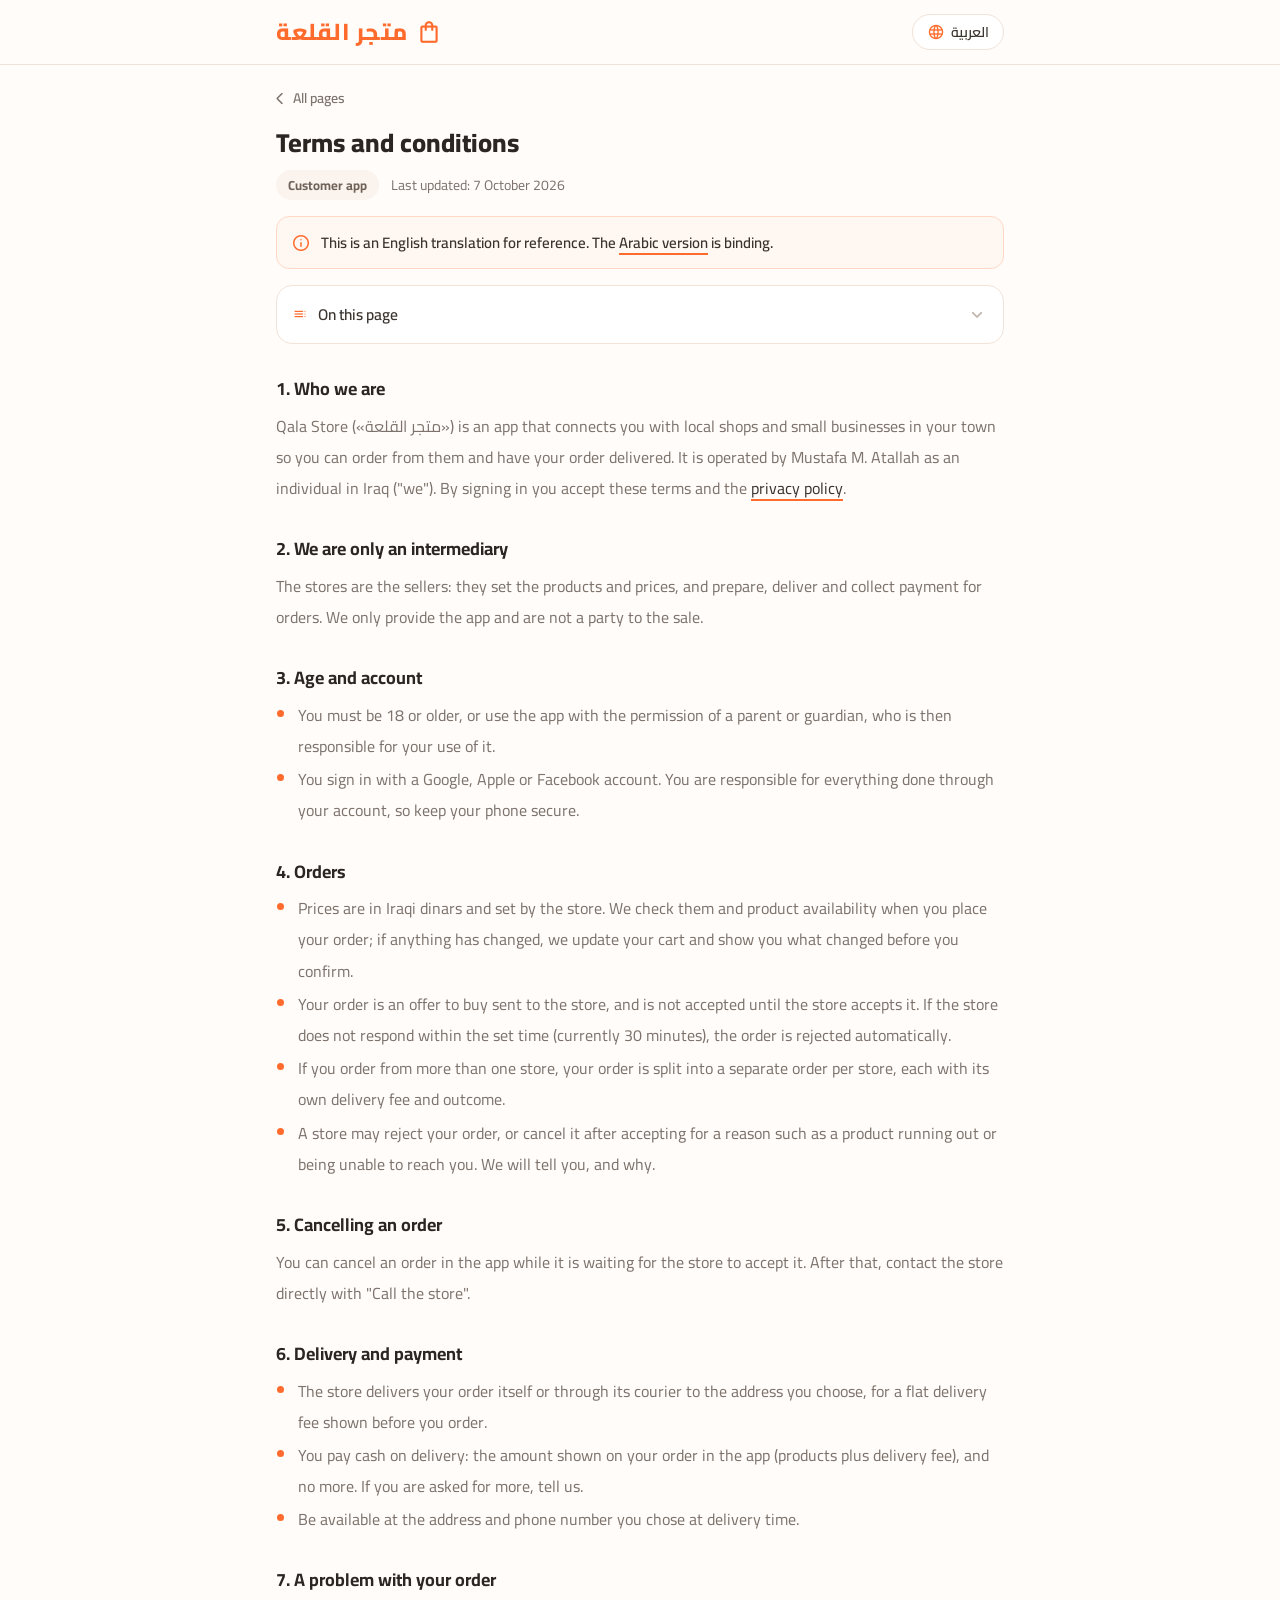
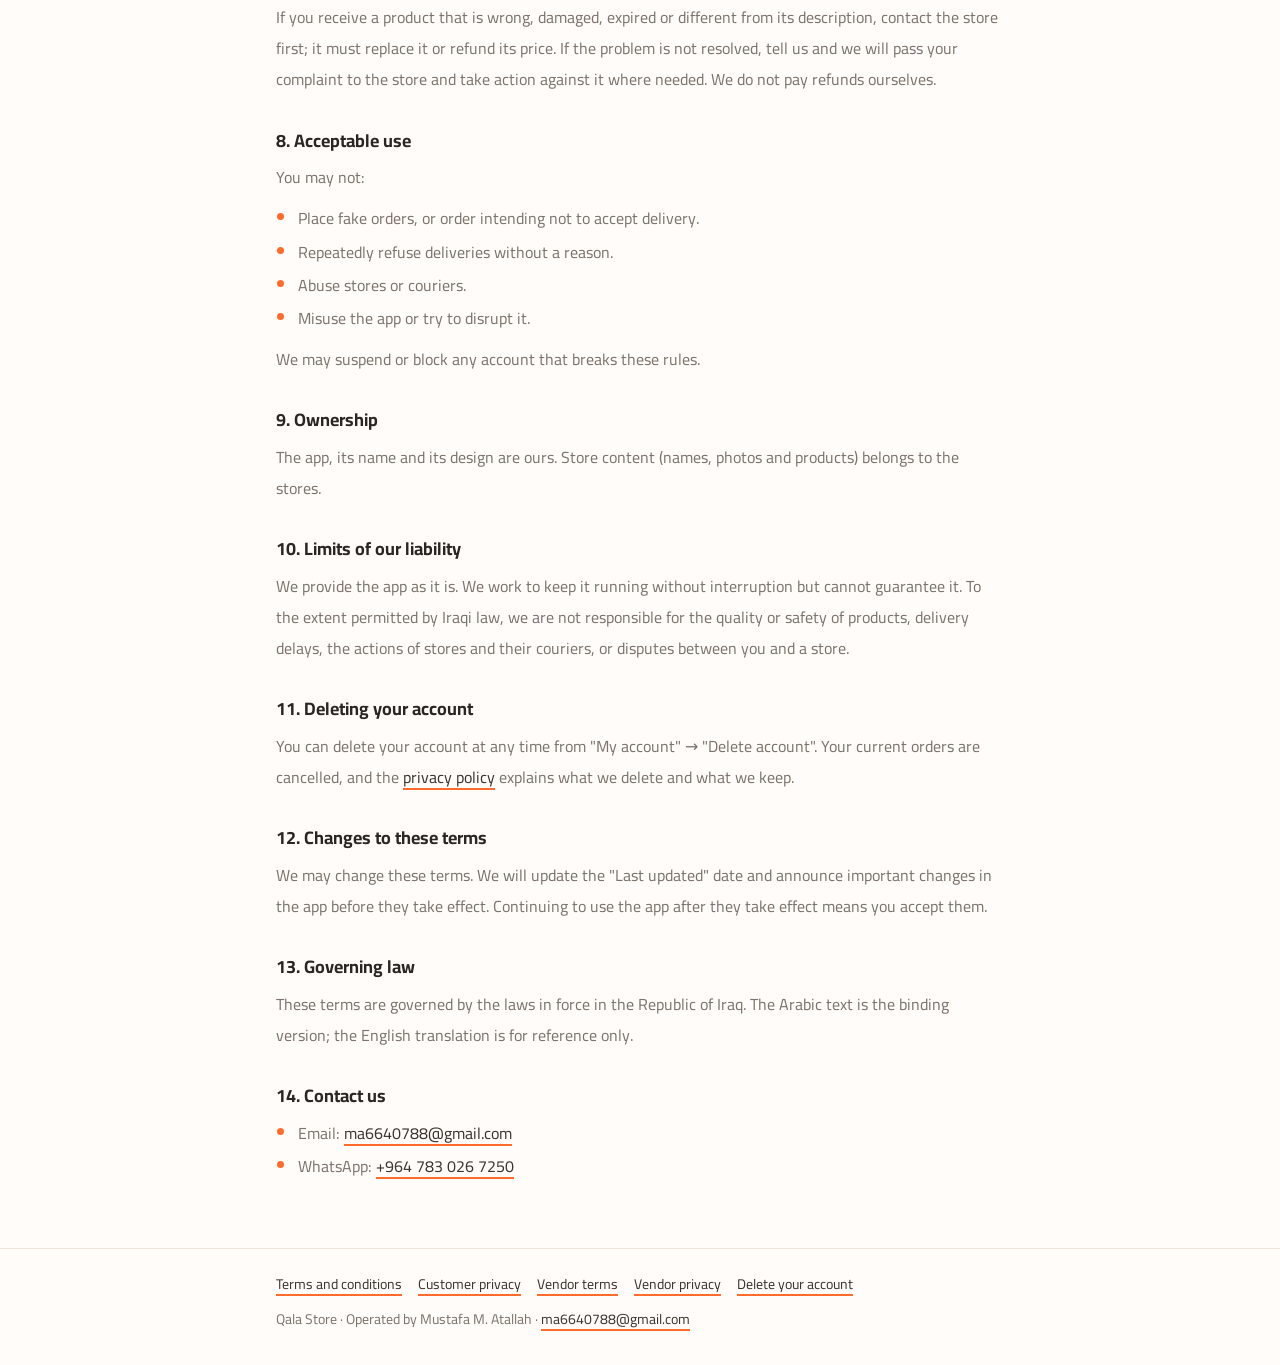
<file: en/customer-terms.html>
<!doctype html>
<html lang="en" dir="ltr">
<head>
<meta charset="utf-8">
<meta name="viewport" content="width=device-width, initial-scale=1">
<title>Terms and Conditions — Qala Store</title>
<meta name="description" content="Ordering, delivery and cash on delivery">
<meta name="theme-color" content="#FFFCFA">
<link rel="alternate" hreflang="ar" href="../customer-terms.html">
<link rel="alternate" hreflang="en" href="customer-terms.html">
<link rel="preconnect" href="https://fonts.googleapis.com">
<link rel="preconnect" href="https://fonts.gstatic.com" crossorigin>
<link rel="stylesheet" href="https://fonts.googleapis.com/css2?family=Cairo:wght@400;600;700;800&amp;display=swap">
<link rel="stylesheet" href="https://fonts.googleapis.com/css2?family=Material+Symbols+Rounded:opsz,wght,FILL,GRAD@24,400,0,0&amp;icon_names=arrow_back_ios,arrow_forward_ios,chat,delete_forever,expand_more,gavel,info,language,mail,privacy_tip,shopping_bag,toc&amp;display=block">
<link rel="stylesheet" href="../styles.css">
</head>
<body>
<a class="skip" href="#main">Skip to content</a>
<header class="topbar">
<div class="wrap topbar-row">
<a class="brand" href="index.html" lang="ar" dir="rtl"><span class="icon" aria-hidden="true">shopping_bag</span><span class="brand-text">متجر القلعة</span></a>
<a class="lang" href="../customer-terms.html" hreflang="ar" lang="ar"><span class="icon" aria-hidden="true">language</span>العربية</a>
</div>
</header>
<main id="main" class="wrap">
<a class="back" href="index.html"><span class="icon" aria-hidden="true">arrow_back_ios</span>All pages</a>
<h1>Terms and conditions</h1>
<div class="meta"><span class="pill">Customer app</span><span>Last updated: 7 October 2026</span></div>
<div class="banner" role="note"><span class="icon" aria-hidden="true">info</span><span>This is an English translation for reference. The <a href="../customer-terms.html" hreflang="ar">Arabic version</a> is binding.</span></div>

<details class="card toc">
<summary><span class="icon lead" aria-hidden="true">toc</span><span class="label">On this page</span><span class="icon chevron" aria-hidden="true">expand_more</span></summary>
<ol>
<li><a href="#section-1">1. Who we are</a></li>
<li><a href="#section-2">2. We are only an intermediary</a></li>
<li><a href="#section-3">3. Age and account</a></li>
<li><a href="#section-4">4. Orders</a></li>
<li><a href="#section-5">5. Cancelling an order</a></li>
<li><a href="#section-6">6. Delivery and payment</a></li>
<li><a href="#section-7">7. A problem with your order</a></li>
<li><a href="#section-8">8. Acceptable use</a></li>
<li><a href="#section-9">9. Ownership</a></li>
<li><a href="#section-10">10. Limits of our liability</a></li>
<li><a href="#section-11">11. Deleting your account</a></li>
<li><a href="#section-12">12. Changes to these terms</a></li>
<li><a href="#section-13">13. Governing law</a></li>
<li><a href="#section-14">14. Contact us</a></li>
</ol>
</details>
<article class="doc">
<section id="section-1">
<h2>1. Who we are</h2>
<p>Qala Store («متجر القلعة») is an app that connects you with local shops and small businesses in your town so you can order from them and have your order delivered. It is operated by Mustafa M. Atallah as an individual in Iraq (&quot;we&quot;). By signing in you accept these terms and the <a href="customer-privacy.html" dir="ltr">privacy policy</a>.</p>
</section>
<section id="section-2">
<h2>2. We are only an intermediary</h2>
<p>The stores are the sellers: they set the products and prices, and prepare, deliver and collect payment for orders. We only provide the app and are not a party to the sale.</p>
</section>
<section id="section-3">
<h2>3. Age and account</h2>
<ul>
<li>You must be 18 or older, or use the app with the permission of a parent or guardian, who is then responsible for your use of it.</li>
<li>You sign in with a Google, Apple or Facebook account. You are responsible for everything done through your account, so keep your phone secure.</li>
</ul>
</section>
<section id="section-4">
<h2>4. Orders</h2>
<ul>
<li>Prices are in Iraqi dinars and set by the store. We check them and product availability when you place your order; if anything has changed, we update your cart and show you what changed before you confirm.</li>
<li>Your order is an offer to buy sent to the store, and is not accepted until the store accepts it. If the store does not respond within the set time (currently 30 minutes), the order is rejected automatically.</li>
<li>If you order from more than one store, your order is split into a separate order per store, each with its own delivery fee and outcome.</li>
<li>A store may reject your order, or cancel it after accepting for a reason such as a product running out or being unable to reach you. We will tell you, and why.</li>
</ul>
</section>
<section id="section-5">
<h2>5. Cancelling an order</h2>
<p>You can cancel an order in the app while it is waiting for the store to accept it. After that, contact the store directly with &quot;Call the store&quot;.</p>
</section>
<section id="section-6">
<h2>6. Delivery and payment</h2>
<ul>
<li>The store delivers your order itself or through its courier to the address you choose, for a flat delivery fee shown before you order.</li>
<li>You pay cash on delivery: the amount shown on your order in the app (products plus delivery fee), and no more. If you are asked for more, tell us.</li>
<li>Be available at the address and phone number you chose at delivery time.</li>
</ul>
</section>
<section id="section-7">
<h2>7. A problem with your order</h2>
<p>If you receive a product that is wrong, damaged, expired or different from its description, contact the store first; it must replace it or refund its price. If the problem is not resolved, tell us and we will pass your complaint to the store and take action against it where needed. We do not pay refunds ourselves.</p>
</section>
<section id="section-8">
<h2>8. Acceptable use</h2>
<p>You may not:</p>
<ul>
<li>Place fake orders, or order intending not to accept delivery.</li>
<li>Repeatedly refuse deliveries without a reason.</li>
<li>Abuse stores or couriers.</li>
<li>Misuse the app or try to disrupt it.</li>
</ul>
<p>We may suspend or block any account that breaks these rules.</p>
</section>
<section id="section-9">
<h2>9. Ownership</h2>
<p>The app, its name and its design are ours. Store content (names, photos and products) belongs to the stores.</p>
</section>
<section id="section-10">
<h2>10. Limits of our liability</h2>
<p>We provide the app as it is. We work to keep it running without interruption but cannot guarantee it. To the extent permitted by Iraqi law, we are not responsible for the quality or safety of products, delivery delays, the actions of stores and their couriers, or disputes between you and a store.</p>
</section>
<section id="section-11">
<h2>11. Deleting your account</h2>
<p>You can delete your account at any time from &quot;My account&quot; → &quot;Delete account&quot;. Your current orders are cancelled, and the <a href="customer-privacy.html" dir="ltr">privacy policy</a> explains what we delete and what we keep.</p>
</section>
<section id="section-12">
<h2>12. Changes to these terms</h2>
<p>We may change these terms. We will update the &quot;Last updated&quot; date and announce important changes in the app before they take effect. Continuing to use the app after they take effect means you accept them.</p>
</section>
<section id="section-13">
<h2>13. Governing law</h2>
<p>These terms are governed by the laws in force in the Republic of Iraq. The Arabic text is the binding version; the English translation is for reference only.</p>
</section>
<section id="section-14">
<h2>14. Contact us</h2>
<ul>
<li>Email: <a href="mailto:ma6640788@gmail.com" dir="ltr">ma6640788@gmail.com</a></li>
<li>WhatsApp: <a href="https://wa.me/9647830267250" dir="ltr">+964 783 026 7250</a></li>
</ul>
</section>
</article>
</main>
<footer class="footer">
<div class="wrap">
<nav aria-label="Site pages">
<a href="customer-terms.html">Terms and conditions</a>
<a href="customer-privacy.html">Customer privacy</a>
<a href="vendor-terms.html">Vendor terms</a>
<a href="vendor-privacy.html">Vendor privacy</a>
<a href="delete-account.html">Delete your account</a>
</nav>
<p>Qala Store · Operated by Mustafa M. Atallah · <a href="mailto:ma6640788@gmail.com" dir="ltr">ma6640788@gmail.com</a></p>
</div>
</footer>
</body>
</html>
</file>
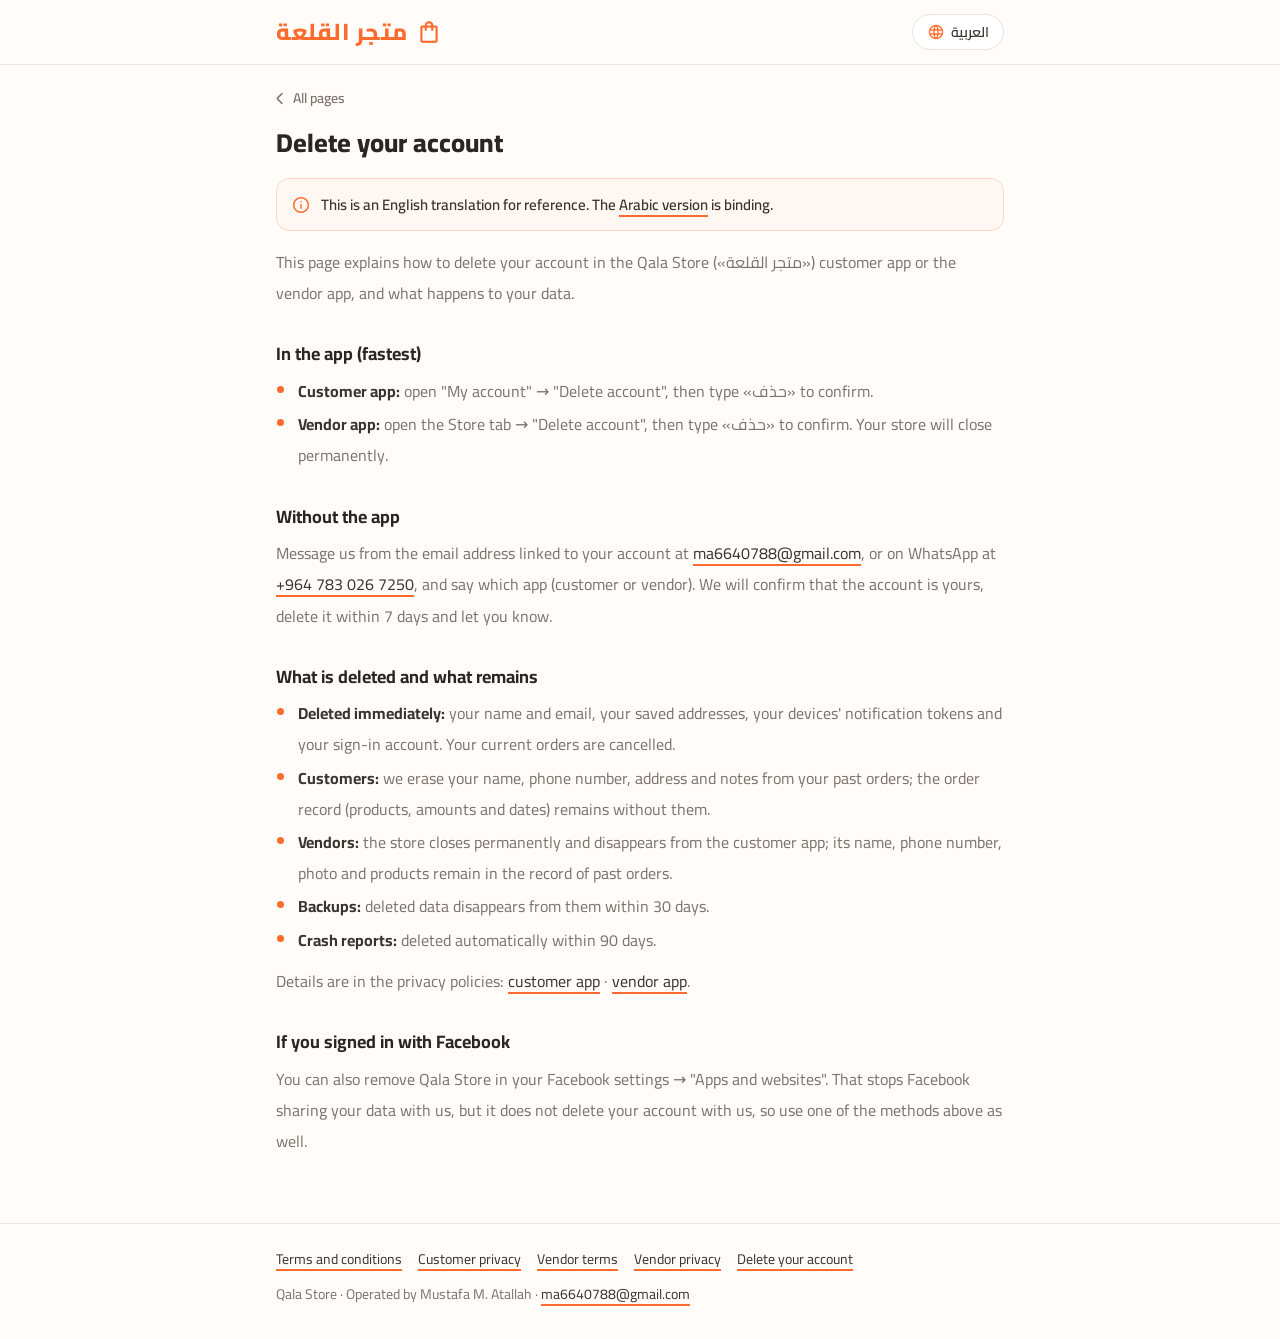
<file: en/delete-account.html>
<!doctype html>
<html lang="en" dir="ltr">
<head>
<meta charset="utf-8">
<meta name="viewport" content="width=device-width, initial-scale=1">
<title>Delete your account — Qala Store</title>
<meta name="description" content="How to delete, and what is deleted or kept">
<meta name="theme-color" content="#FFFCFA">
<link rel="alternate" hreflang="ar" href="../delete-account.html">
<link rel="alternate" hreflang="en" href="delete-account.html">
<link rel="preconnect" href="https://fonts.googleapis.com">
<link rel="preconnect" href="https://fonts.gstatic.com" crossorigin>
<link rel="stylesheet" href="https://fonts.googleapis.com/css2?family=Cairo:wght@400;600;700;800&amp;display=swap">
<link rel="stylesheet" href="https://fonts.googleapis.com/css2?family=Material+Symbols+Rounded:opsz,wght,FILL,GRAD@24,400,0,0&amp;icon_names=arrow_back_ios,arrow_forward_ios,chat,delete_forever,expand_more,gavel,info,language,mail,privacy_tip,shopping_bag,toc&amp;display=block">
<link rel="stylesheet" href="../styles.css">
</head>
<body>
<a class="skip" href="#main">Skip to content</a>
<header class="topbar">
<div class="wrap topbar-row">
<a class="brand" href="index.html" lang="ar" dir="rtl"><span class="icon" aria-hidden="true">shopping_bag</span><span class="brand-text">متجر القلعة</span></a>
<a class="lang" href="../delete-account.html" hreflang="ar" lang="ar"><span class="icon" aria-hidden="true">language</span>العربية</a>
</div>
</header>
<main id="main" class="wrap">
<a class="back" href="index.html"><span class="icon" aria-hidden="true">arrow_back_ios</span>All pages</a>
<h1>Delete your account</h1>

<div class="banner" role="note"><span class="icon" aria-hidden="true">info</span><span>This is an English translation for reference. The <a href="../delete-account.html" hreflang="ar">Arabic version</a> is binding.</span></div>
<div class="intro">
<p>This page explains how to delete your account in the Qala Store («متجر القلعة») customer app or the vendor app, and what happens to your data.</p>
</div>

<article class="doc">
<section id="section-1">
<h2>In the app (fastest)</h2>
<ul>
<li><strong>Customer app:</strong> open &quot;My account&quot; → &quot;Delete account&quot;, then type «حذف» to confirm.</li>
<li><strong>Vendor app:</strong> open the Store tab → &quot;Delete account&quot;, then type «حذف» to confirm. Your store will close permanently.</li>
</ul>
</section>
<section id="section-2">
<h2>Without the app</h2>
<p>Message us from the email address linked to your account at <a href="mailto:ma6640788@gmail.com" dir="ltr">ma6640788@gmail.com</a>, or on WhatsApp at <a href="https://wa.me/9647830267250" dir="ltr">+964 783 026 7250</a>, and say which app (customer or vendor). We will confirm that the account is yours, delete it within 7 days and let you know.</p>
</section>
<section id="section-3">
<h2>What is deleted and what remains</h2>
<ul>
<li><strong>Deleted immediately:</strong> your name and email, your saved addresses, your devices' notification tokens and your sign-in account. Your current orders are cancelled.</li>
<li><strong>Customers:</strong> we erase your name, phone number, address and notes from your past orders; the order record (products, amounts and dates) remains without them.</li>
<li><strong>Vendors:</strong> the store closes permanently and disappears from the customer app; its name, phone number, photo and products remain in the record of past orders.</li>
<li><strong>Backups:</strong> deleted data disappears from them within 30 days.</li>
<li><strong>Crash reports:</strong> deleted automatically within 90 days.</li>
</ul>
<p>Details are in the privacy policies: <a href="customer-privacy.html" dir="ltr">customer app</a> · <a href="vendor-privacy.html" dir="ltr">vendor app</a>.</p>
</section>
<section id="section-4">
<h2>If you signed in with Facebook</h2>
<p>You can also remove Qala Store in your Facebook settings → &quot;Apps and websites&quot;. That stops Facebook sharing your data with us, but it does not delete your account with us, so use one of the methods above as well.</p>
</section>
</article>
</main>
<footer class="footer">
<div class="wrap">
<nav aria-label="Site pages">
<a href="customer-terms.html">Terms and conditions</a>
<a href="customer-privacy.html">Customer privacy</a>
<a href="vendor-terms.html">Vendor terms</a>
<a href="vendor-privacy.html">Vendor privacy</a>
<a href="delete-account.html">Delete your account</a>
</nav>
<p>Qala Store · Operated by Mustafa M. Atallah · <a href="mailto:ma6640788@gmail.com" dir="ltr">ma6640788@gmail.com</a></p>
</div>
</footer>
</body>
</html>
</file>
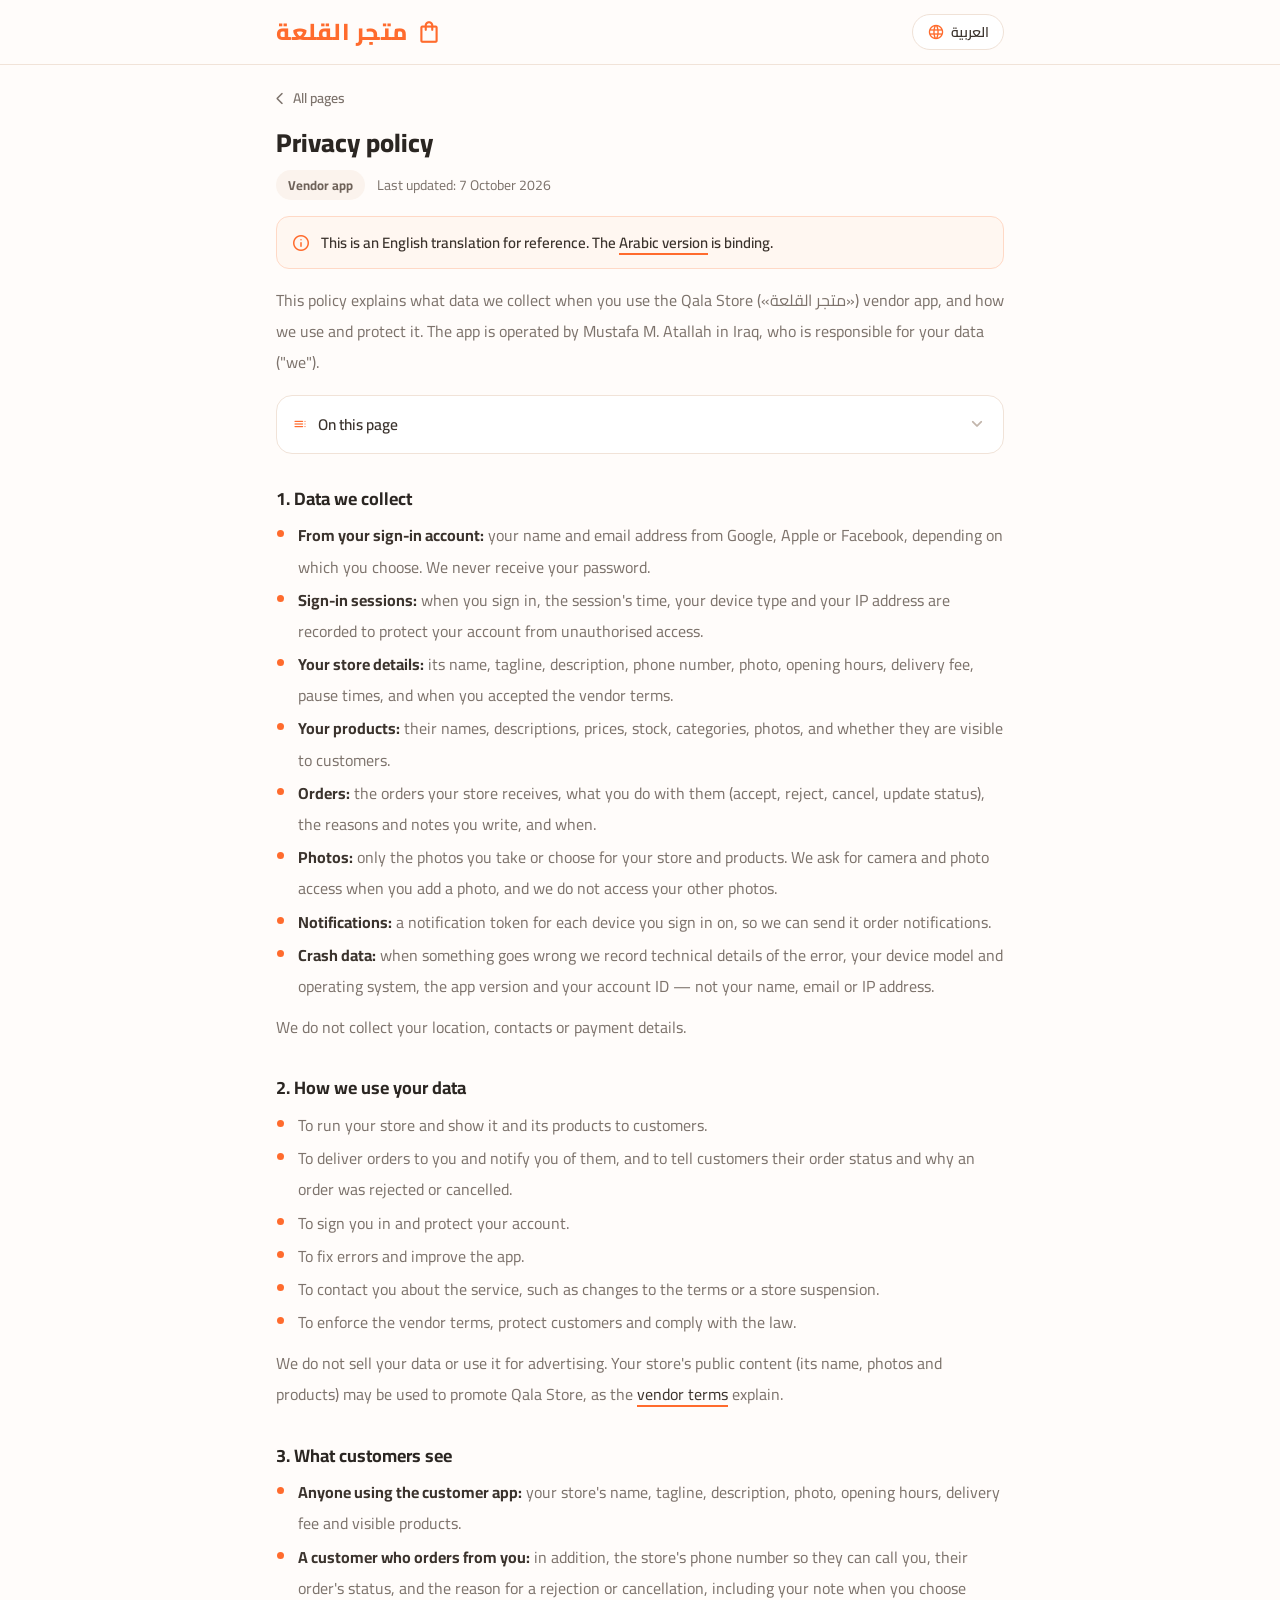
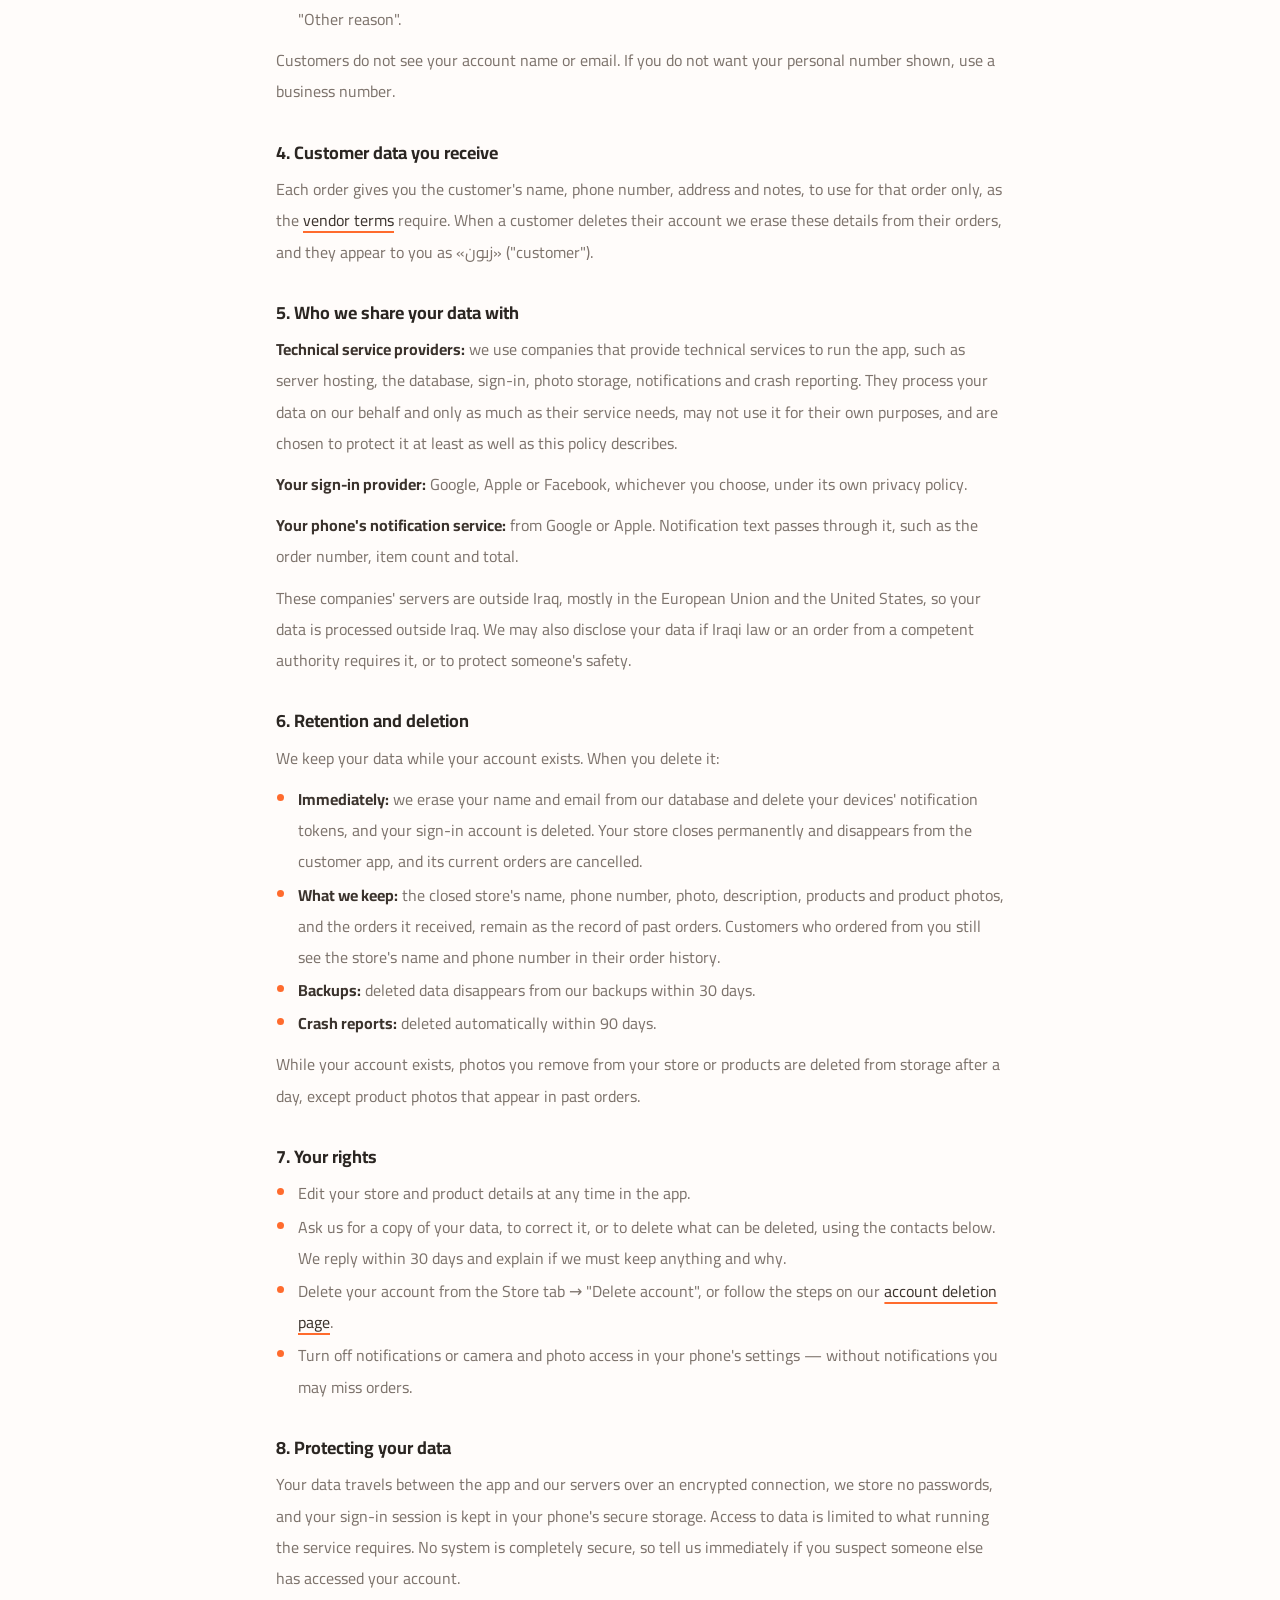
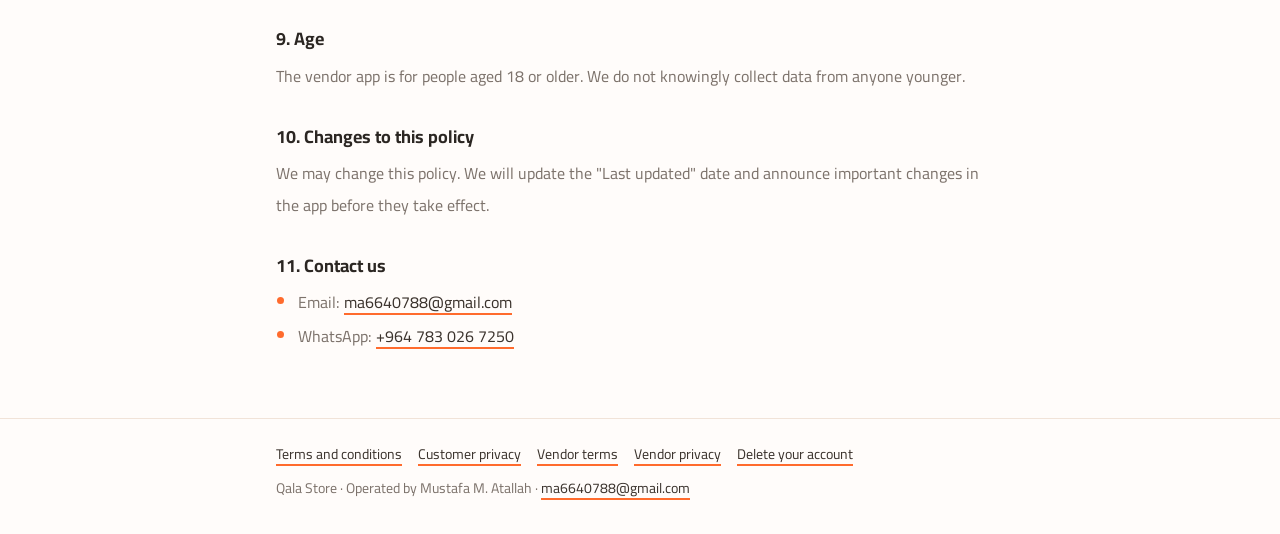
<file: en/vendor-privacy.html>
<!doctype html>
<html lang="en" dir="ltr">
<head>
<meta charset="utf-8">
<meta name="viewport" content="width=device-width, initial-scale=1">
<title>Privacy Policy — Qala Store Vendor App</title>
<meta name="description" content="What we collect from vendors and their stores">
<meta name="theme-color" content="#FFFCFA">
<link rel="alternate" hreflang="ar" href="../vendor-privacy.html">
<link rel="alternate" hreflang="en" href="vendor-privacy.html">
<link rel="preconnect" href="https://fonts.googleapis.com">
<link rel="preconnect" href="https://fonts.gstatic.com" crossorigin>
<link rel="stylesheet" href="https://fonts.googleapis.com/css2?family=Cairo:wght@400;600;700;800&amp;display=swap">
<link rel="stylesheet" href="https://fonts.googleapis.com/css2?family=Material+Symbols+Rounded:opsz,wght,FILL,GRAD@24,400,0,0&amp;icon_names=arrow_back_ios,arrow_forward_ios,chat,delete_forever,expand_more,gavel,info,language,mail,privacy_tip,shopping_bag,toc&amp;display=block">
<link rel="stylesheet" href="../styles.css">
</head>
<body>
<a class="skip" href="#main">Skip to content</a>
<header class="topbar">
<div class="wrap topbar-row">
<a class="brand" href="index.html" lang="ar" dir="rtl"><span class="icon" aria-hidden="true">shopping_bag</span><span class="brand-text">متجر القلعة</span></a>
<a class="lang" href="../vendor-privacy.html" hreflang="ar" lang="ar"><span class="icon" aria-hidden="true">language</span>العربية</a>
</div>
</header>
<main id="main" class="wrap">
<a class="back" href="index.html"><span class="icon" aria-hidden="true">arrow_back_ios</span>All pages</a>
<h1>Privacy policy</h1>
<div class="meta"><span class="pill">Vendor app</span><span>Last updated: 7 October 2026</span></div>
<div class="banner" role="note"><span class="icon" aria-hidden="true">info</span><span>This is an English translation for reference. The <a href="../vendor-privacy.html" hreflang="ar">Arabic version</a> is binding.</span></div>
<div class="intro">
<p>This policy explains what data we collect when you use the Qala Store («متجر القلعة») vendor app, and how we use and protect it. The app is operated by Mustafa M. Atallah in Iraq, who is responsible for your data (&quot;we&quot;).</p>
</div>
<details class="card toc">
<summary><span class="icon lead" aria-hidden="true">toc</span><span class="label">On this page</span><span class="icon chevron" aria-hidden="true">expand_more</span></summary>
<ol>
<li><a href="#section-1">1. Data we collect</a></li>
<li><a href="#section-2">2. How we use your data</a></li>
<li><a href="#section-3">3. What customers see</a></li>
<li><a href="#section-4">4. Customer data you receive</a></li>
<li><a href="#section-5">5. Who we share your data with</a></li>
<li><a href="#section-6">6. Retention and deletion</a></li>
<li><a href="#section-7">7. Your rights</a></li>
<li><a href="#section-8">8. Protecting your data</a></li>
<li><a href="#section-9">9. Age</a></li>
<li><a href="#section-10">10. Changes to this policy</a></li>
<li><a href="#section-11">11. Contact us</a></li>
</ol>
</details>
<article class="doc">
<section id="section-1">
<h2>1. Data we collect</h2>
<ul>
<li><strong>From your sign-in account:</strong> your name and email address from Google, Apple or Facebook, depending on which you choose. We never receive your password.</li>
<li><strong>Sign-in sessions:</strong> when you sign in, the session's time, your device type and your IP address are recorded to protect your account from unauthorised access.</li>
<li><strong>Your store details:</strong> its name, tagline, description, phone number, photo, opening hours, delivery fee, pause times, and when you accepted the vendor terms.</li>
<li><strong>Your products:</strong> their names, descriptions, prices, stock, categories, photos, and whether they are visible to customers.</li>
<li><strong>Orders:</strong> the orders your store receives, what you do with them (accept, reject, cancel, update status), the reasons and notes you write, and when.</li>
<li><strong>Photos:</strong> only the photos you take or choose for your store and products. We ask for camera and photo access when you add a photo, and we do not access your other photos.</li>
<li><strong>Notifications:</strong> a notification token for each device you sign in on, so we can send it order notifications.</li>
<li><strong>Crash data:</strong> when something goes wrong we record technical details of the error, your device model and operating system, the app version and your account ID — not your name, email or IP address.</li>
</ul>
<p>We do not collect your location, contacts or payment details.</p>
</section>
<section id="section-2">
<h2>2. How we use your data</h2>
<ul>
<li>To run your store and show it and its products to customers.</li>
<li>To deliver orders to you and notify you of them, and to tell customers their order status and why an order was rejected or cancelled.</li>
<li>To sign you in and protect your account.</li>
<li>To fix errors and improve the app.</li>
<li>To contact you about the service, such as changes to the terms or a store suspension.</li>
<li>To enforce the vendor terms, protect customers and comply with the law.</li>
</ul>
<p>We do not sell your data or use it for advertising. Your store's public content (its name, photos and products) may be used to promote Qala Store, as the <a href="vendor-terms.html" dir="ltr">vendor terms</a> explain.</p>
</section>
<section id="section-3">
<h2>3. What customers see</h2>
<ul>
<li><strong>Anyone using the customer app:</strong> your store's name, tagline, description, photo, opening hours, delivery fee and visible products.</li>
<li><strong>A customer who orders from you:</strong> in addition, the store's phone number so they can call you, their order's status, and the reason for a rejection or cancellation, including your note when you choose &quot;Other reason&quot;.</li>
</ul>
<p>Customers do not see your account name or email. If you do not want your personal number shown, use a business number.</p>
</section>
<section id="section-4">
<h2>4. Customer data you receive</h2>
<p>Each order gives you the customer's name, phone number, address and notes, to use for that order only, as the <a href="vendor-terms.html" dir="ltr">vendor terms</a> require. When a customer deletes their account we erase these details from their orders, and they appear to you as «زبون» (&quot;customer&quot;).</p>
</section>
<section id="section-5">
<h2>5. Who we share your data with</h2>
<p><strong>Technical service providers:</strong> we use companies that provide technical services to run the app, such as server hosting, the database, sign-in, photo storage, notifications and crash reporting. They process your data on our behalf and only as much as their service needs, may not use it for their own purposes, and are chosen to protect it at least as well as this policy describes.</p>
<p><strong>Your sign-in provider:</strong> Google, Apple or Facebook, whichever you choose, under its own privacy policy.</p>
<p><strong>Your phone's notification service:</strong> from Google or Apple. Notification text passes through it, such as the order number, item count and total.</p>
<p>These companies' servers are outside Iraq, mostly in the European Union and the United States, so your data is processed outside Iraq. We may also disclose your data if Iraqi law or an order from a competent authority requires it, or to protect someone's safety.</p>
</section>
<section id="section-6">
<h2>6. Retention and deletion</h2>
<p>We keep your data while your account exists. When you delete it:</p>
<ul>
<li><strong>Immediately:</strong> we erase your name and email from our database and delete your devices' notification tokens, and your sign-in account is deleted. Your store closes permanently and disappears from the customer app, and its current orders are cancelled.</li>
<li><strong>What we keep:</strong> the closed store's name, phone number, photo, description, products and product photos, and the orders it received, remain as the record of past orders. Customers who ordered from you still see the store's name and phone number in their order history.</li>
<li><strong>Backups:</strong> deleted data disappears from our backups within 30 days.</li>
<li><strong>Crash reports:</strong> deleted automatically within 90 days.</li>
</ul>
<p>While your account exists, photos you remove from your store or products are deleted from storage after a day, except product photos that appear in past orders.</p>
</section>
<section id="section-7">
<h2>7. Your rights</h2>
<ul>
<li>Edit your store and product details at any time in the app.</li>
<li>Ask us for a copy of your data, to correct it, or to delete what can be deleted, using the contacts below. We reply within 30 days and explain if we must keep anything and why.</li>
<li>Delete your account from the Store tab → &quot;Delete account&quot;, or follow the steps on our <a href="delete-account.html" dir="ltr">account deletion page</a>.</li>
<li>Turn off notifications or camera and photo access in your phone's settings — without notifications you may miss orders.</li>
</ul>
</section>
<section id="section-8">
<h2>8. Protecting your data</h2>
<p>Your data travels between the app and our servers over an encrypted connection, we store no passwords, and your sign-in session is kept in your phone's secure storage. Access to data is limited to what running the service requires. No system is completely secure, so tell us immediately if you suspect someone else has accessed your account.</p>
</section>
<section id="section-9">
<h2>9. Age</h2>
<p>The vendor app is for people aged 18 or older. We do not knowingly collect data from anyone younger.</p>
</section>
<section id="section-10">
<h2>10. Changes to this policy</h2>
<p>We may change this policy. We will update the &quot;Last updated&quot; date and announce important changes in the app before they take effect.</p>
</section>
<section id="section-11">
<h2>11. Contact us</h2>
<ul>
<li>Email: <a href="mailto:ma6640788@gmail.com" dir="ltr">ma6640788@gmail.com</a></li>
<li>WhatsApp: <a href="https://wa.me/9647830267250" dir="ltr">+964 783 026 7250</a></li>
</ul>
</section>
</article>
</main>
<footer class="footer">
<div class="wrap">
<nav aria-label="Site pages">
<a href="customer-terms.html">Terms and conditions</a>
<a href="customer-privacy.html">Customer privacy</a>
<a href="vendor-terms.html">Vendor terms</a>
<a href="vendor-privacy.html">Vendor privacy</a>
<a href="delete-account.html">Delete your account</a>
</nav>
<p>Qala Store · Operated by Mustafa M. Atallah · <a href="mailto:ma6640788@gmail.com" dir="ltr">ma6640788@gmail.com</a></p>
</div>
</footer>
</body>
</html>
</file>
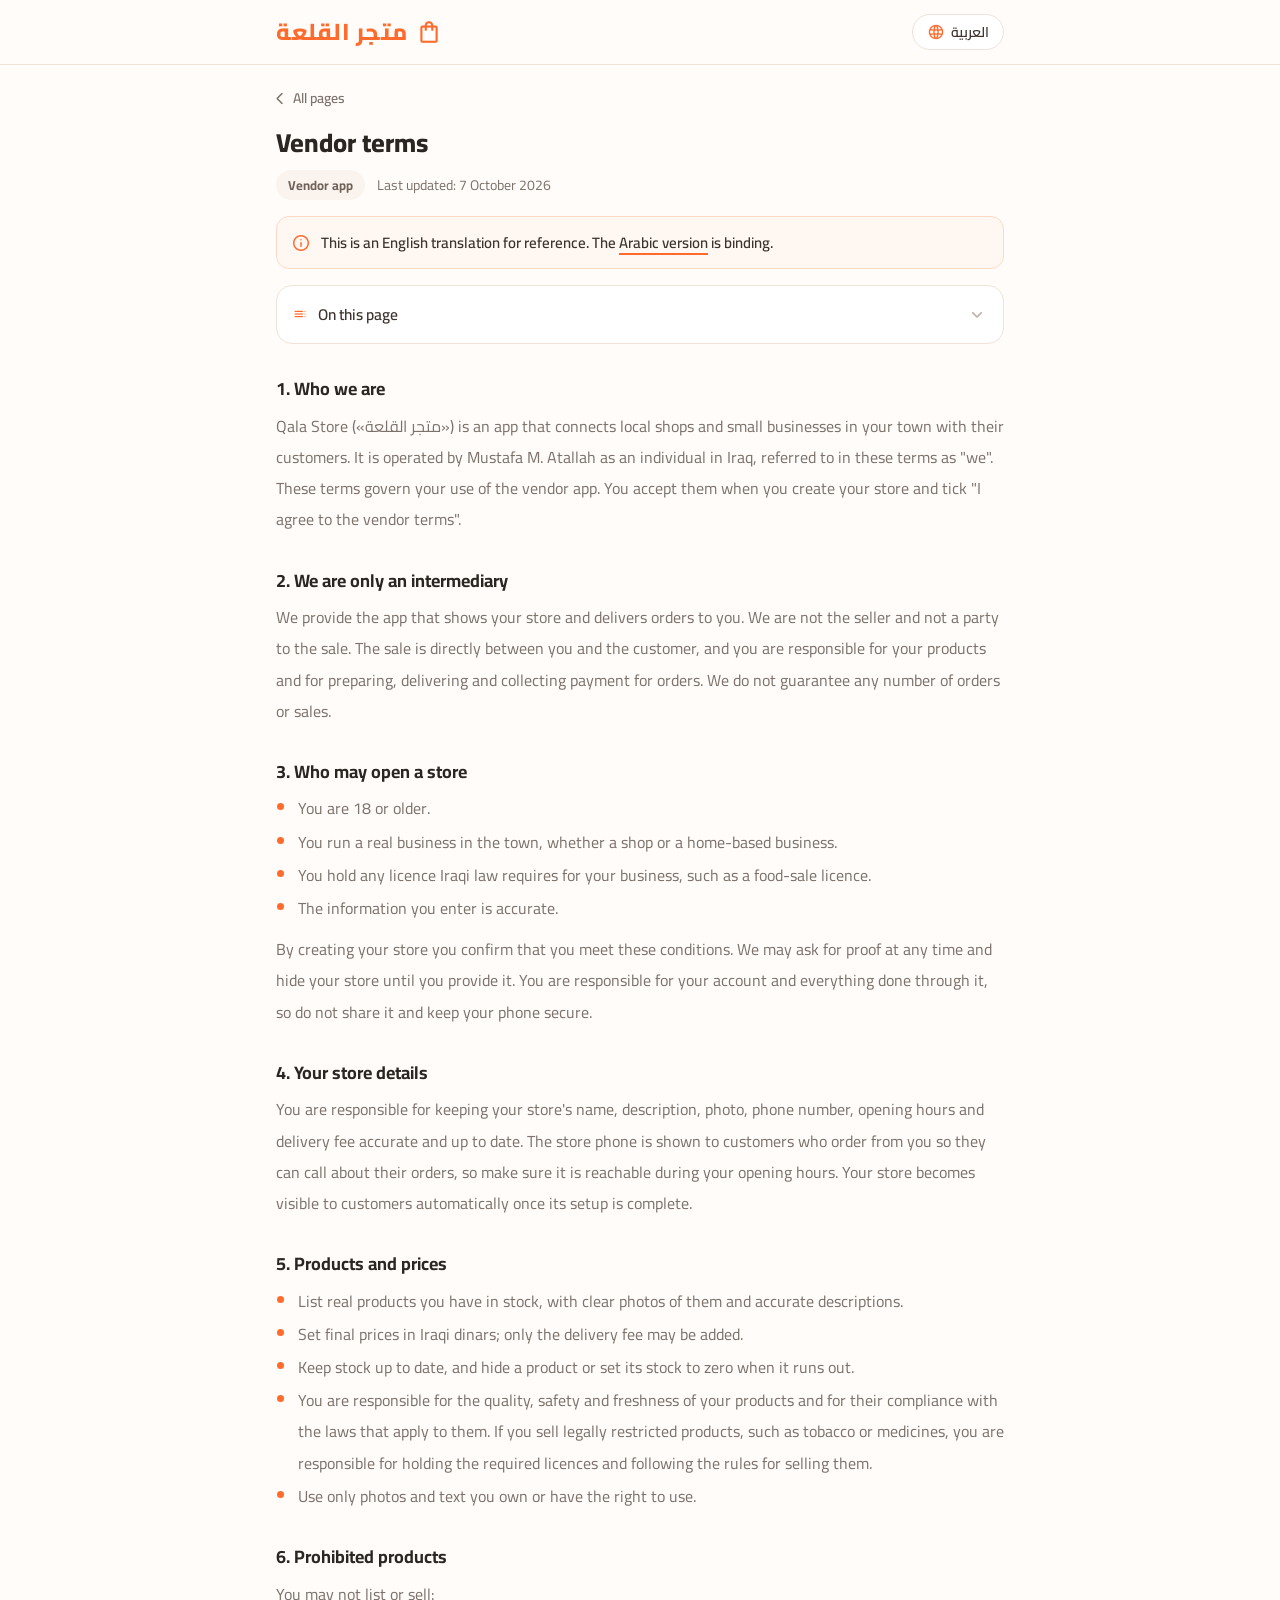
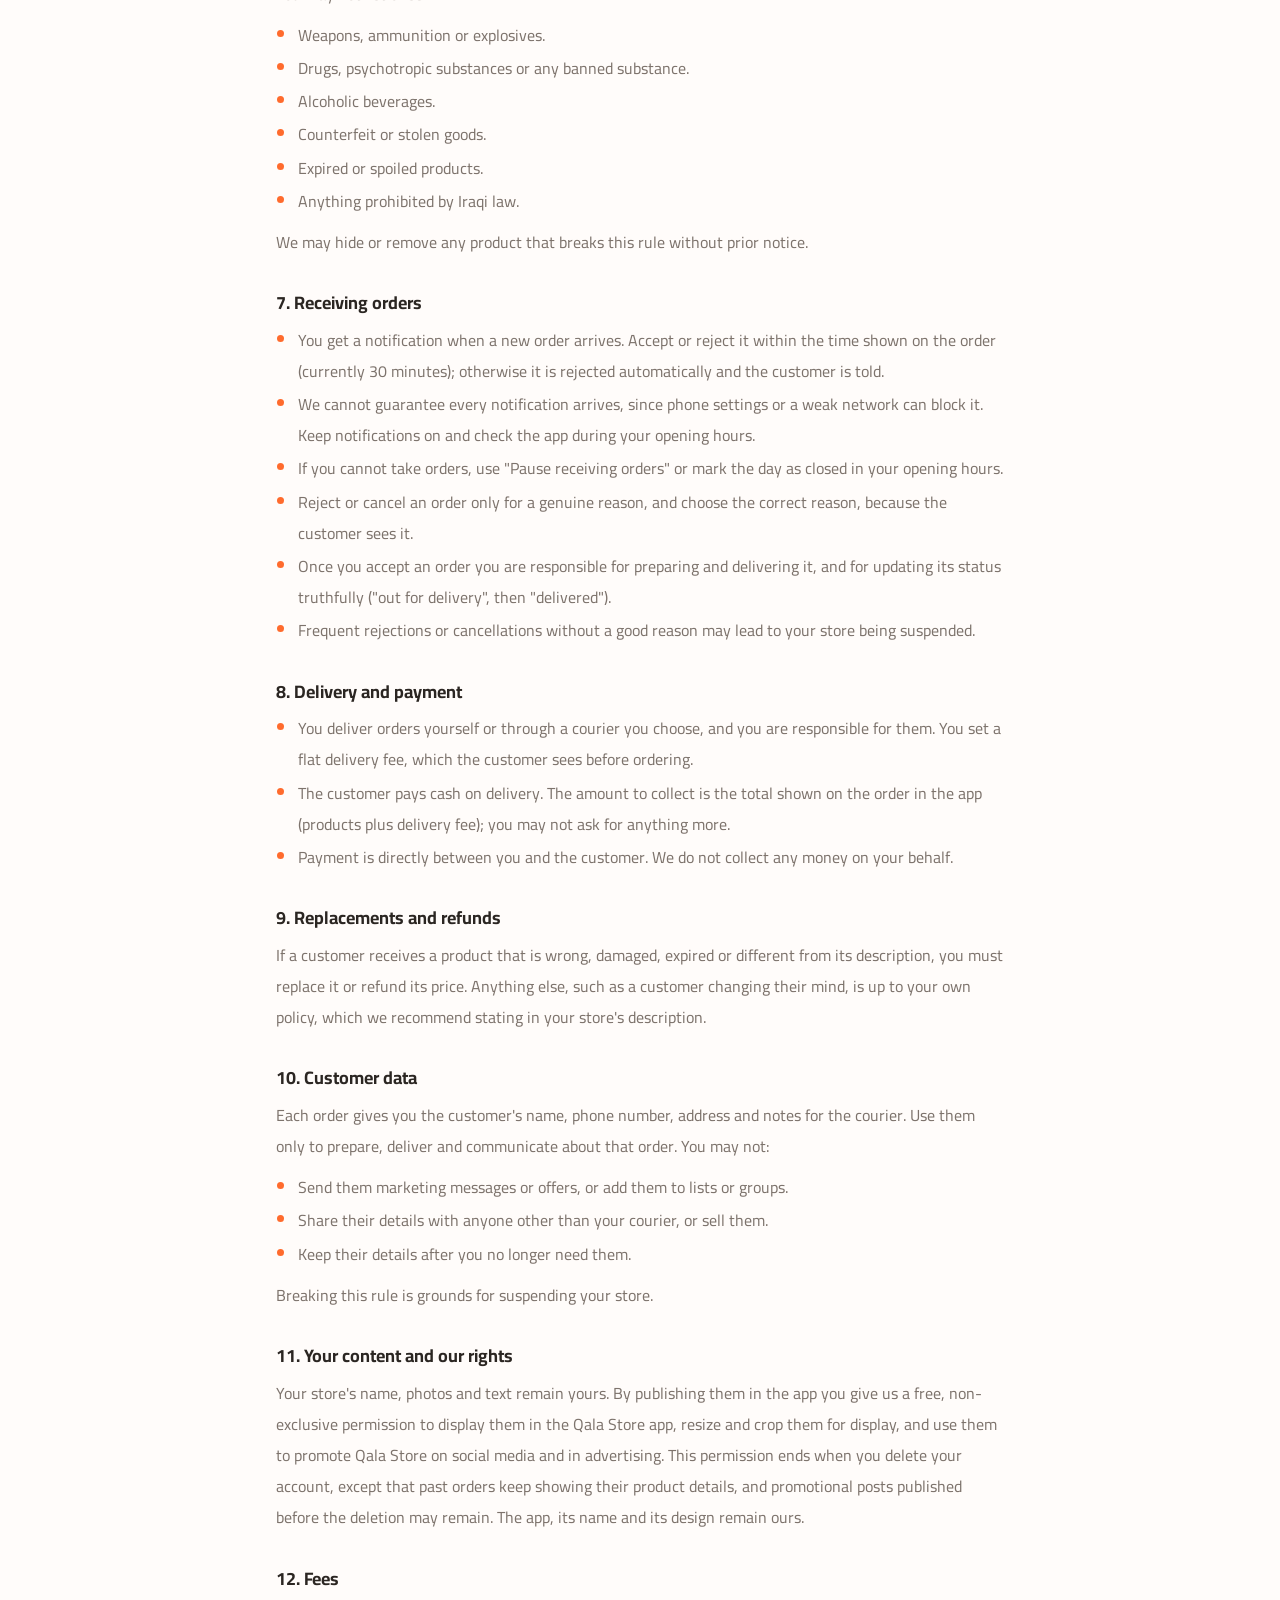
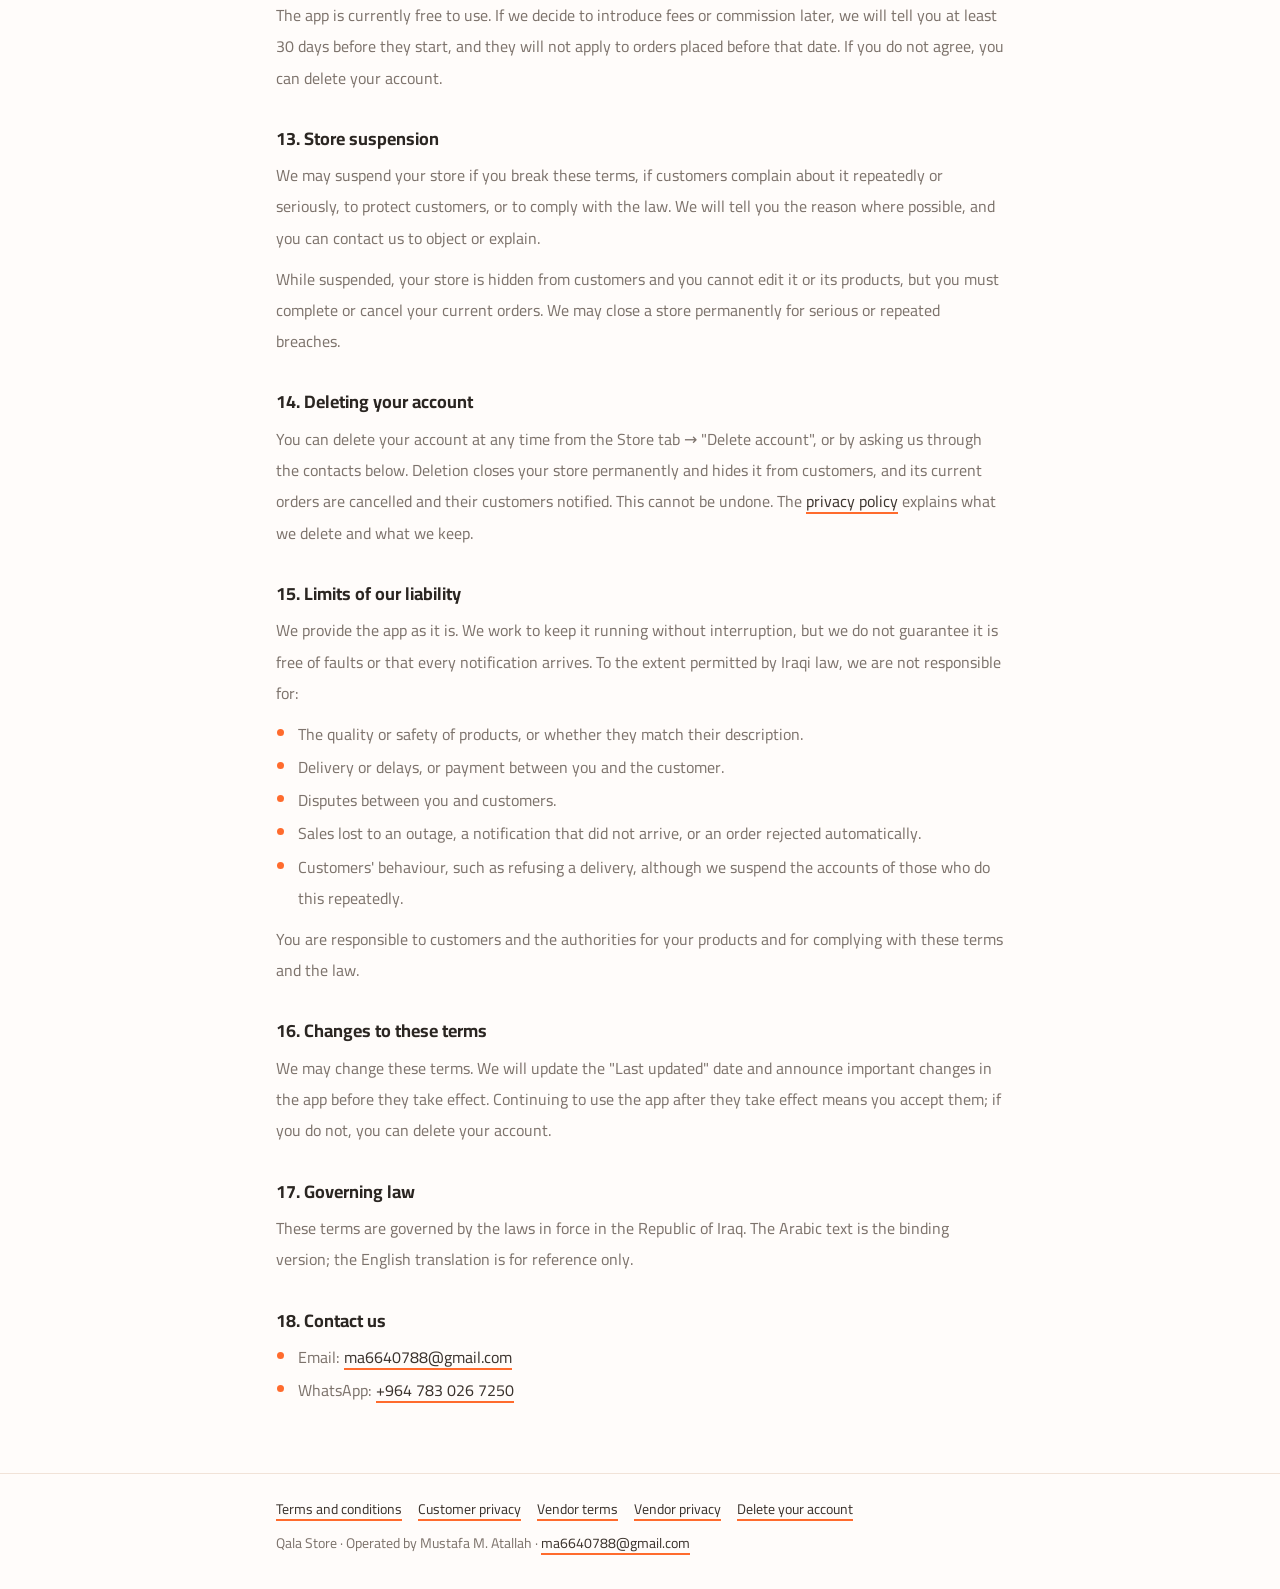
<file: en/vendor-terms.html>
<!doctype html>
<html lang="en" dir="ltr">
<head>
<meta charset="utf-8">
<meta name="viewport" content="width=device-width, initial-scale=1">
<title>Vendor Terms — Qala Store</title>
<meta name="description" content="Opening a store and handling orders">
<meta name="theme-color" content="#FFFCFA">
<link rel="alternate" hreflang="ar" href="../vendor-terms.html">
<link rel="alternate" hreflang="en" href="vendor-terms.html">
<link rel="preconnect" href="https://fonts.googleapis.com">
<link rel="preconnect" href="https://fonts.gstatic.com" crossorigin>
<link rel="stylesheet" href="https://fonts.googleapis.com/css2?family=Cairo:wght@400;600;700;800&amp;display=swap">
<link rel="stylesheet" href="https://fonts.googleapis.com/css2?family=Material+Symbols+Rounded:opsz,wght,FILL,GRAD@24,400,0,0&amp;icon_names=arrow_back_ios,arrow_forward_ios,chat,delete_forever,expand_more,gavel,info,language,mail,privacy_tip,shopping_bag,toc&amp;display=block">
<link rel="stylesheet" href="../styles.css">
</head>
<body>
<a class="skip" href="#main">Skip to content</a>
<header class="topbar">
<div class="wrap topbar-row">
<a class="brand" href="index.html" lang="ar" dir="rtl"><span class="icon" aria-hidden="true">shopping_bag</span><span class="brand-text">متجر القلعة</span></a>
<a class="lang" href="../vendor-terms.html" hreflang="ar" lang="ar"><span class="icon" aria-hidden="true">language</span>العربية</a>
</div>
</header>
<main id="main" class="wrap">
<a class="back" href="index.html"><span class="icon" aria-hidden="true">arrow_back_ios</span>All pages</a>
<h1>Vendor terms</h1>
<div class="meta"><span class="pill">Vendor app</span><span>Last updated: 7 October 2026</span></div>
<div class="banner" role="note"><span class="icon" aria-hidden="true">info</span><span>This is an English translation for reference. The <a href="../vendor-terms.html" hreflang="ar">Arabic version</a> is binding.</span></div>

<details class="card toc">
<summary><span class="icon lead" aria-hidden="true">toc</span><span class="label">On this page</span><span class="icon chevron" aria-hidden="true">expand_more</span></summary>
<ol>
<li><a href="#section-1">1. Who we are</a></li>
<li><a href="#section-2">2. We are only an intermediary</a></li>
<li><a href="#section-3">3. Who may open a store</a></li>
<li><a href="#section-4">4. Your store details</a></li>
<li><a href="#section-5">5. Products and prices</a></li>
<li><a href="#section-6">6. Prohibited products</a></li>
<li><a href="#section-7">7. Receiving orders</a></li>
<li><a href="#section-8">8. Delivery and payment</a></li>
<li><a href="#section-9">9. Replacements and refunds</a></li>
<li><a href="#section-10">10. Customer data</a></li>
<li><a href="#section-11">11. Your content and our rights</a></li>
<li><a href="#section-12">12. Fees</a></li>
<li><a href="#section-13">13. Store suspension</a></li>
<li><a href="#section-14">14. Deleting your account</a></li>
<li><a href="#section-15">15. Limits of our liability</a></li>
<li><a href="#section-16">16. Changes to these terms</a></li>
<li><a href="#section-17">17. Governing law</a></li>
<li><a href="#section-18">18. Contact us</a></li>
</ol>
</details>
<article class="doc">
<section id="section-1">
<h2>1. Who we are</h2>
<p>Qala Store («متجر القلعة») is an app that connects local shops and small businesses in your town with their customers. It is operated by Mustafa M. Atallah as an individual in Iraq, referred to in these terms as &quot;we&quot;. These terms govern your use of the vendor app. You accept them when you create your store and tick &quot;I agree to the vendor terms&quot;.</p>
</section>
<section id="section-2">
<h2>2. We are only an intermediary</h2>
<p>We provide the app that shows your store and delivers orders to you. We are not the seller and not a party to the sale. The sale is directly between you and the customer, and you are responsible for your products and for preparing, delivering and collecting payment for orders. We do not guarantee any number of orders or sales.</p>
</section>
<section id="section-3">
<h2>3. Who may open a store</h2>
<ul>
<li>You are 18 or older.</li>
<li>You run a real business in the town, whether a shop or a home-based business.</li>
<li>You hold any licence Iraqi law requires for your business, such as a food-sale licence.</li>
<li>The information you enter is accurate.</li>
</ul>
<p>By creating your store you confirm that you meet these conditions. We may ask for proof at any time and hide your store until you provide it. You are responsible for your account and everything done through it, so do not share it and keep your phone secure.</p>
</section>
<section id="section-4">
<h2>4. Your store details</h2>
<p>You are responsible for keeping your store's name, description, photo, phone number, opening hours and delivery fee accurate and up to date. The store phone is shown to customers who order from you so they can call about their orders, so make sure it is reachable during your opening hours. Your store becomes visible to customers automatically once its setup is complete.</p>
</section>
<section id="section-5">
<h2>5. Products and prices</h2>
<ul>
<li>List real products you have in stock, with clear photos of them and accurate descriptions.</li>
<li>Set final prices in Iraqi dinars; only the delivery fee may be added.</li>
<li>Keep stock up to date, and hide a product or set its stock to zero when it runs out.</li>
<li>You are responsible for the quality, safety and freshness of your products and for their compliance with the laws that apply to them. If you sell legally restricted products, such as tobacco or medicines, you are responsible for holding the required licences and following the rules for selling them.</li>
<li>Use only photos and text you own or have the right to use.</li>
</ul>
</section>
<section id="section-6">
<h2>6. Prohibited products</h2>
<p>You may not list or sell:</p>
<ul>
<li>Weapons, ammunition or explosives.</li>
<li>Drugs, psychotropic substances or any banned substance.</li>
<li>Alcoholic beverages.</li>
<li>Counterfeit or stolen goods.</li>
<li>Expired or spoiled products.</li>
<li>Anything prohibited by Iraqi law.</li>
</ul>
<p>We may hide or remove any product that breaks this rule without prior notice.</p>
</section>
<section id="section-7">
<h2>7. Receiving orders</h2>
<ul>
<li>You get a notification when a new order arrives. Accept or reject it within the time shown on the order (currently 30 minutes); otherwise it is rejected automatically and the customer is told.</li>
<li>We cannot guarantee every notification arrives, since phone settings or a weak network can block it. Keep notifications on and check the app during your opening hours.</li>
<li>If you cannot take orders, use &quot;Pause receiving orders&quot; or mark the day as closed in your opening hours.</li>
<li>Reject or cancel an order only for a genuine reason, and choose the correct reason, because the customer sees it.</li>
<li>Once you accept an order you are responsible for preparing and delivering it, and for updating its status truthfully (&quot;out for delivery&quot;, then &quot;delivered&quot;).</li>
<li>Frequent rejections or cancellations without a good reason may lead to your store being suspended.</li>
</ul>
</section>
<section id="section-8">
<h2>8. Delivery and payment</h2>
<ul>
<li>You deliver orders yourself or through a courier you choose, and you are responsible for them. You set a flat delivery fee, which the customer sees before ordering.</li>
<li>The customer pays cash on delivery. The amount to collect is the total shown on the order in the app (products plus delivery fee); you may not ask for anything more.</li>
<li>Payment is directly between you and the customer. We do not collect any money on your behalf.</li>
</ul>
</section>
<section id="section-9">
<h2>9. Replacements and refunds</h2>
<p>If a customer receives a product that is wrong, damaged, expired or different from its description, you must replace it or refund its price. Anything else, such as a customer changing their mind, is up to your own policy, which we recommend stating in your store's description.</p>
</section>
<section id="section-10">
<h2>10. Customer data</h2>
<p>Each order gives you the customer's name, phone number, address and notes for the courier. Use them only to prepare, deliver and communicate about that order. You may not:</p>
<ul>
<li>Send them marketing messages or offers, or add them to lists or groups.</li>
<li>Share their details with anyone other than your courier, or sell them.</li>
<li>Keep their details after you no longer need them.</li>
</ul>
<p>Breaking this rule is grounds for suspending your store.</p>
</section>
<section id="section-11">
<h2>11. Your content and our rights</h2>
<p>Your store's name, photos and text remain yours. By publishing them in the app you give us a free, non-exclusive permission to display them in the Qala Store app, resize and crop them for display, and use them to promote Qala Store on social media and in advertising. This permission ends when you delete your account, except that past orders keep showing their product details, and promotional posts published before the deletion may remain. The app, its name and its design remain ours.</p>
</section>
<section id="section-12">
<h2>12. Fees</h2>
<p>The app is currently free to use. If we decide to introduce fees or commission later, we will tell you at least 30 days before they start, and they will not apply to orders placed before that date. If you do not agree, you can delete your account.</p>
</section>
<section id="section-13">
<h2>13. Store suspension</h2>
<p>We may suspend your store if you break these terms, if customers complain about it repeatedly or seriously, to protect customers, or to comply with the law. We will tell you the reason where possible, and you can contact us to object or explain.</p>
<p>While suspended, your store is hidden from customers and you cannot edit it or its products, but you must complete or cancel your current orders. We may close a store permanently for serious or repeated breaches.</p>
</section>
<section id="section-14">
<h2>14. Deleting your account</h2>
<p>You can delete your account at any time from the Store tab → &quot;Delete account&quot;, or by asking us through the contacts below. Deletion closes your store permanently and hides it from customers, and its current orders are cancelled and their customers notified. This cannot be undone. The <a href="vendor-privacy.html" dir="ltr">privacy policy</a> explains what we delete and what we keep.</p>
</section>
<section id="section-15">
<h2>15. Limits of our liability</h2>
<p>We provide the app as it is. We work to keep it running without interruption, but we do not guarantee it is free of faults or that every notification arrives. To the extent permitted by Iraqi law, we are not responsible for:</p>
<ul>
<li>The quality or safety of products, or whether they match their description.</li>
<li>Delivery or delays, or payment between you and the customer.</li>
<li>Disputes between you and customers.</li>
<li>Sales lost to an outage, a notification that did not arrive, or an order rejected automatically.</li>
<li>Customers' behaviour, such as refusing a delivery, although we suspend the accounts of those who do this repeatedly.</li>
</ul>
<p>You are responsible to customers and the authorities for your products and for complying with these terms and the law.</p>
</section>
<section id="section-16">
<h2>16. Changes to these terms</h2>
<p>We may change these terms. We will update the &quot;Last updated&quot; date and announce important changes in the app before they take effect. Continuing to use the app after they take effect means you accept them; if you do not, you can delete your account.</p>
</section>
<section id="section-17">
<h2>17. Governing law</h2>
<p>These terms are governed by the laws in force in the Republic of Iraq. The Arabic text is the binding version; the English translation is for reference only.</p>
</section>
<section id="section-18">
<h2>18. Contact us</h2>
<ul>
<li>Email: <a href="mailto:ma6640788@gmail.com" dir="ltr">ma6640788@gmail.com</a></li>
<li>WhatsApp: <a href="https://wa.me/9647830267250" dir="ltr">+964 783 026 7250</a></li>
</ul>
</section>
</article>
</main>
<footer class="footer">
<div class="wrap">
<nav aria-label="Site pages">
<a href="customer-terms.html">Terms and conditions</a>
<a href="customer-privacy.html">Customer privacy</a>
<a href="vendor-terms.html">Vendor terms</a>
<a href="vendor-privacy.html">Vendor privacy</a>
<a href="delete-account.html">Delete your account</a>
</nav>
<p>Qala Store · Operated by Mustafa M. Atallah · <a href="mailto:ma6640788@gmail.com" dir="ltr">ma6640788@gmail.com</a></p>
</div>
</footer>
</body>
</html>
</file>
<file: styles.css>
/*
 * The legal site's styles, built on the Qala design system: its colour
 * tokens, Cairo, Material Symbols Rounded, radii and spacing, and its
 * BrandMark, AppHeader back link, SettingsGroup/ListRow, Banner and pill
 * patterns. This file is published as-is, so keep links and internal
 * details out of these comments.
 *
 * Deliberate departures, all for reading long text in a browser:
 * - Type is scaled up about 1.35× from the phone scale (body 11.5px → 16px,
 *   subsection-title 13.5px → 18px), keeping the system's weights and its
 *   1.85–2 line height for Arabic.
 * - Text the reader must read never uses the tokens the system flags as
 *   failing AA: section labels and meta lines use `ink-muted` instead of
 *   `ink-faint` / `ink-meta`; links are `ink-strong` with a `brand`
 *   underline; the destructive row label is `danger-ink`, not `danger`.
 * - The system has no dark theme, so the site is light only.
 */

:root {
  color-scheme: light;

  --brand: #ff6b2d;
  --brand-hover: #c9531b;
  --brand-soft: #fff0e5;
  --brand-soft-line: #ffd9c6;
  --brand-tint: #fff7f1;

  --screen: #fffcfa;
  --surface: #ffffff;
  --surface-sunken: #fbf3ed;

  --line: #f1e3d8;
  --line-chip: #f0e2d7;
  --divider-list: #f5ebe3;

  --ink: #2b2622;
  --ink-strong: #3b332d;
  --ink-secondary: #6e6259;
  --ink-muted: #7d736c;
  --ink-chevron: #c2b5ab;

  --danger: #ef4444;
  --danger-ink: #b4453c;

  --radius-11: 11px;
  --radius-13: 13px;
  --radius-16: 16px;
  --radius-pill: 999px;

  --space-6: 6px;
  --space-8: 8px;
  --space-10: 10px;
  --space-12: 12px;
  --space-14: 14px;
  --space-16: 16px;

  --font-sans: Cairo, system-ui, sans-serif;
  --font-icon: "Material Symbols Rounded";

  --wrap: 760px;
}

*,
*::before,
*::after {
  box-sizing: border-box;
}

html {
  -webkit-text-size-adjust: 100%;
  scroll-padding-top: 84px;
}

body {
  margin: 0;
  background: var(--screen);
  color: var(--ink);
  font-family: var(--font-sans);
  overflow-wrap: anywhere;
}

/* Material Symbols, as the system's `Icon`. */
.icon {
  font-family: var(--font-icon);
  font-weight: 400;
  font-style: normal;
  font-size: 22px;
  line-height: 1;
  letter-spacing: normal;
  text-transform: none;
  white-space: nowrap;
  direction: ltr;
  font-feature-settings: "liga";
  display: inline-block;
  flex: none;
  user-select: none;
}

:focus-visible {
  outline: 2px solid var(--ink);
  outline-offset: 2px;
  border-radius: 4px;
}

.wrap {
  max-width: var(--wrap);
  margin: 0 auto;
  padding-inline: var(--space-16);
}

.skip {
  position: absolute;
  inset-inline-start: var(--space-16);
  top: -60px;
  z-index: 2;
  background: var(--surface);
  border: 1px solid var(--line);
  border-radius: var(--radius-13);
  padding: var(--space-8) var(--space-14);
  color: var(--ink-strong);
  font-weight: 700;
}

.skip:focus {
  top: var(--space-8);
}

/* Top bar: BrandMark on the start side, the language chip on the end side. */
.topbar {
  position: sticky;
  top: 0;
  z-index: 1;
  background: var(--screen);
  border-bottom: 1px solid var(--line);
}

.topbar-row {
  display: flex;
  align-items: center;
  justify-content: space-between;
  gap: var(--space-12);
  min-height: 64px;
}

.brand {
  display: inline-flex;
  align-items: center;
  gap: var(--space-8);
  color: var(--brand);
  text-decoration: none;
}

.brand .icon {
  font-size: 26px;
}

.brand-text {
  font-size: 23px;
  font-weight: 800;
  letter-spacing: 0.5px;
  line-height: 1.4;
}

.lang {
  display: inline-flex;
  align-items: center;
  gap: var(--space-6);
  background: var(--surface);
  border: 1px solid var(--line-chip);
  border-radius: var(--radius-pill);
  padding: 6px 14px;
  color: var(--ink-strong);
  font-size: 14px;
  font-weight: 600;
  line-height: 1.6;
  text-decoration: none;
}

.lang .icon {
  font-size: 18px;
  color: var(--brand);
}

.lang:hover {
  background: var(--brand-tint);
  border-color: var(--brand-soft-line);
}

main {
  padding-top: var(--space-14);
  padding-bottom: 56px;
}

/* The AppHeader's back arrow, as a link back to the index. */
.back {
  display: inline-flex;
  align-items: center;
  gap: 2px;
  padding-block: var(--space-6);
  color: var(--ink-muted);
  font-size: 14px;
  font-weight: 600;
  text-decoration: none;
}

.back .icon {
  font-size: 15px;
}

.back:hover {
  color: var(--ink-strong);
}

h1 {
  margin: var(--space-6) 0 var(--space-8);
  font-size: 26px;
  font-weight: 800;
  line-height: 1.5;
  color: var(--ink);
}

.meta {
  display: flex;
  flex-wrap: wrap;
  align-items: center;
  gap: var(--space-8) var(--space-12);
  color: var(--ink-muted);
  font-size: 14px;
}

/* StatusPill, neutral tone. */
.pill {
  display: inline-flex;
  align-items: center;
  background: var(--surface-sunken);
  color: var(--ink-secondary);
  border-radius: var(--radius-pill);
  padding: 3px 12px;
  font-size: 13px;
  font-weight: 700;
  white-space: nowrap;
}

/* Banner, brand tone (the system's informational banner). */
.banner {
  display: flex;
  align-items: flex-start;
  gap: var(--space-10);
  margin-top: var(--space-16);
  background: var(--brand-tint);
  border: 1px solid var(--brand-soft-line);
  border-radius: var(--radius-13);
  padding: var(--space-12) var(--space-14);
  color: var(--ink-strong);
  font-size: 15px;
  font-weight: 600;
  line-height: 1.8;
}

.banner .icon {
  font-size: 20px;
  color: var(--brand);
  margin-top: 4px;
}

/* Card: surface, 1px line, radius-16. Depth from borders, never shadows. */
.card {
  background: var(--surface);
  border: 1px solid var(--line);
  border-radius: var(--radius-16);
  overflow: hidden;
}

/* Table of contents: a collapsible card of ListRows. */
.toc {
  margin-top: var(--space-16);
}

.toc summary {
  display: flex;
  align-items: center;
  gap: var(--space-10);
  padding: 13px 15px;
  cursor: pointer;
  list-style: none;
  color: var(--ink-strong);
  font-size: 15.5px;
  font-weight: 600;
}

.toc summary::-webkit-details-marker {
  display: none;
}

.toc summary .lead {
  color: var(--brand);
}

.toc summary .label {
  flex: 1;
}

.toc summary .chevron {
  color: var(--ink-chevron);
  transition: transform 0.15s ease;
}

.toc[open] summary .chevron {
  transform: rotate(180deg);
}

.toc ol {
  list-style: none;
  margin: 0;
  padding: 0 0 var(--space-6);
  border-top: 1px solid var(--divider-list);
}

.toc li a {
  display: block;
  padding: 7px 15px;
  color: var(--ink-strong);
  font-size: 15px;
  line-height: 1.7;
  text-decoration: none;
}

.toc li a:hover {
  background: var(--brand-tint);
}

/* The document body: the app's terms/privacy screens, scaled for reading. */
.doc section {
  margin-top: 30px;
}

.doc h2 {
  margin: 0 0 var(--space-6);
  font-size: 18px;
  font-weight: 700;
  line-height: 1.7;
  color: var(--ink);
}

.doc p,
.doc li {
  font-size: 16px;
  line-height: 1.95;
  color: var(--ink-muted);
}

.doc p {
  margin: 0 0 var(--space-10);
}

.doc ul {
  margin: 0 0 var(--space-10);
  padding-inline-start: 22px;
}

.doc li + li {
  margin-top: 2px;
}

.doc li::marker {
  color: var(--brand);
}

.doc strong {
  color: var(--ink-strong);
  font-weight: 700;
}

.intro {
  margin-top: var(--space-16);
}

.intro p {
  font-size: 16px;
  line-height: 1.95;
  color: var(--ink-muted);
  margin: 0;
}

/* In-text links: readable ink with the brand as the underline. */
.doc a,
.intro a,
.lead a,
.banner a,
.footer a {
  color: var(--ink-strong);
  text-decoration: underline;
  text-decoration-color: var(--brand);
  text-decoration-thickness: 2px;
  text-underline-offset: 5px;
}

.doc a:hover,
.intro a:hover,
.lead a:hover,
.banner a:hover,
.footer a:hover {
  color: var(--brand-hover);
}

/* Index: SettingsGroups of ListRows. */
.lead {
  margin: 0;
  font-size: 16px;
  line-height: 1.95;
  color: var(--ink-muted);
}

.group {
  margin-top: 26px;
}

.group-title {
  margin: 0 2px var(--space-8);
  font-size: 14px;
  font-weight: 700;
  color: var(--ink-muted);
}

.rows {
  list-style: none;
  margin: 0;
  padding: 0;
}

.rows li + li {
  border-top: 1px solid var(--divider-list);
  margin-inline: 13px;
}

.rows li + li .row {
  margin-inline: -13px;
}

.row {
  display: flex;
  align-items: center;
  gap: var(--space-12);
  padding: 13px 15px;
  min-height: 60px;
  color: var(--ink-strong);
  text-decoration: none;
}

.row:hover {
  background: var(--brand-tint);
}

/* IconTile: brand icon on brand-soft. */
.tile {
  display: inline-flex;
  align-items: center;
  justify-content: center;
  width: 36px;
  height: 36px;
  border-radius: var(--radius-11);
  background: var(--brand-soft);
  color: var(--brand);
  flex: none;
}

.tile .icon {
  font-size: 20px;
}

.row-text {
  flex: 1;
  display: flex;
  flex-direction: column;
  gap: 1px;
  min-width: 0;
}

.row-label {
  font-size: 15.5px;
  font-weight: 600;
  line-height: 1.6;
}

.row-sub {
  font-size: 13.5px;
  color: var(--ink-muted);
  line-height: 1.6;
}

.row .chevron {
  font-size: 16px;
  color: var(--ink-chevron);
}

.row.danger .tile {
  background: #fdf1ef;
  color: var(--danger);
}

.row.danger .row-label {
  color: var(--danger-ink);
}

.footer {
  border-top: 1px solid var(--line);
  padding-block: 22px 32px;
  color: var(--ink-muted);
  font-size: 14px;
  line-height: 1.9;
}

.footer nav {
  display: flex;
  flex-wrap: wrap;
  gap: var(--space-6) var(--space-16);
  margin-bottom: var(--space-8);
}

.footer p {
  margin: 0;
}

@media (max-width: 380px) {
  .brand-text {
    font-size: 20px;
  }

  .brand .icon {
    font-size: 23px;
  }

  h1 {
    font-size: 23px;
  }
}
</file>
